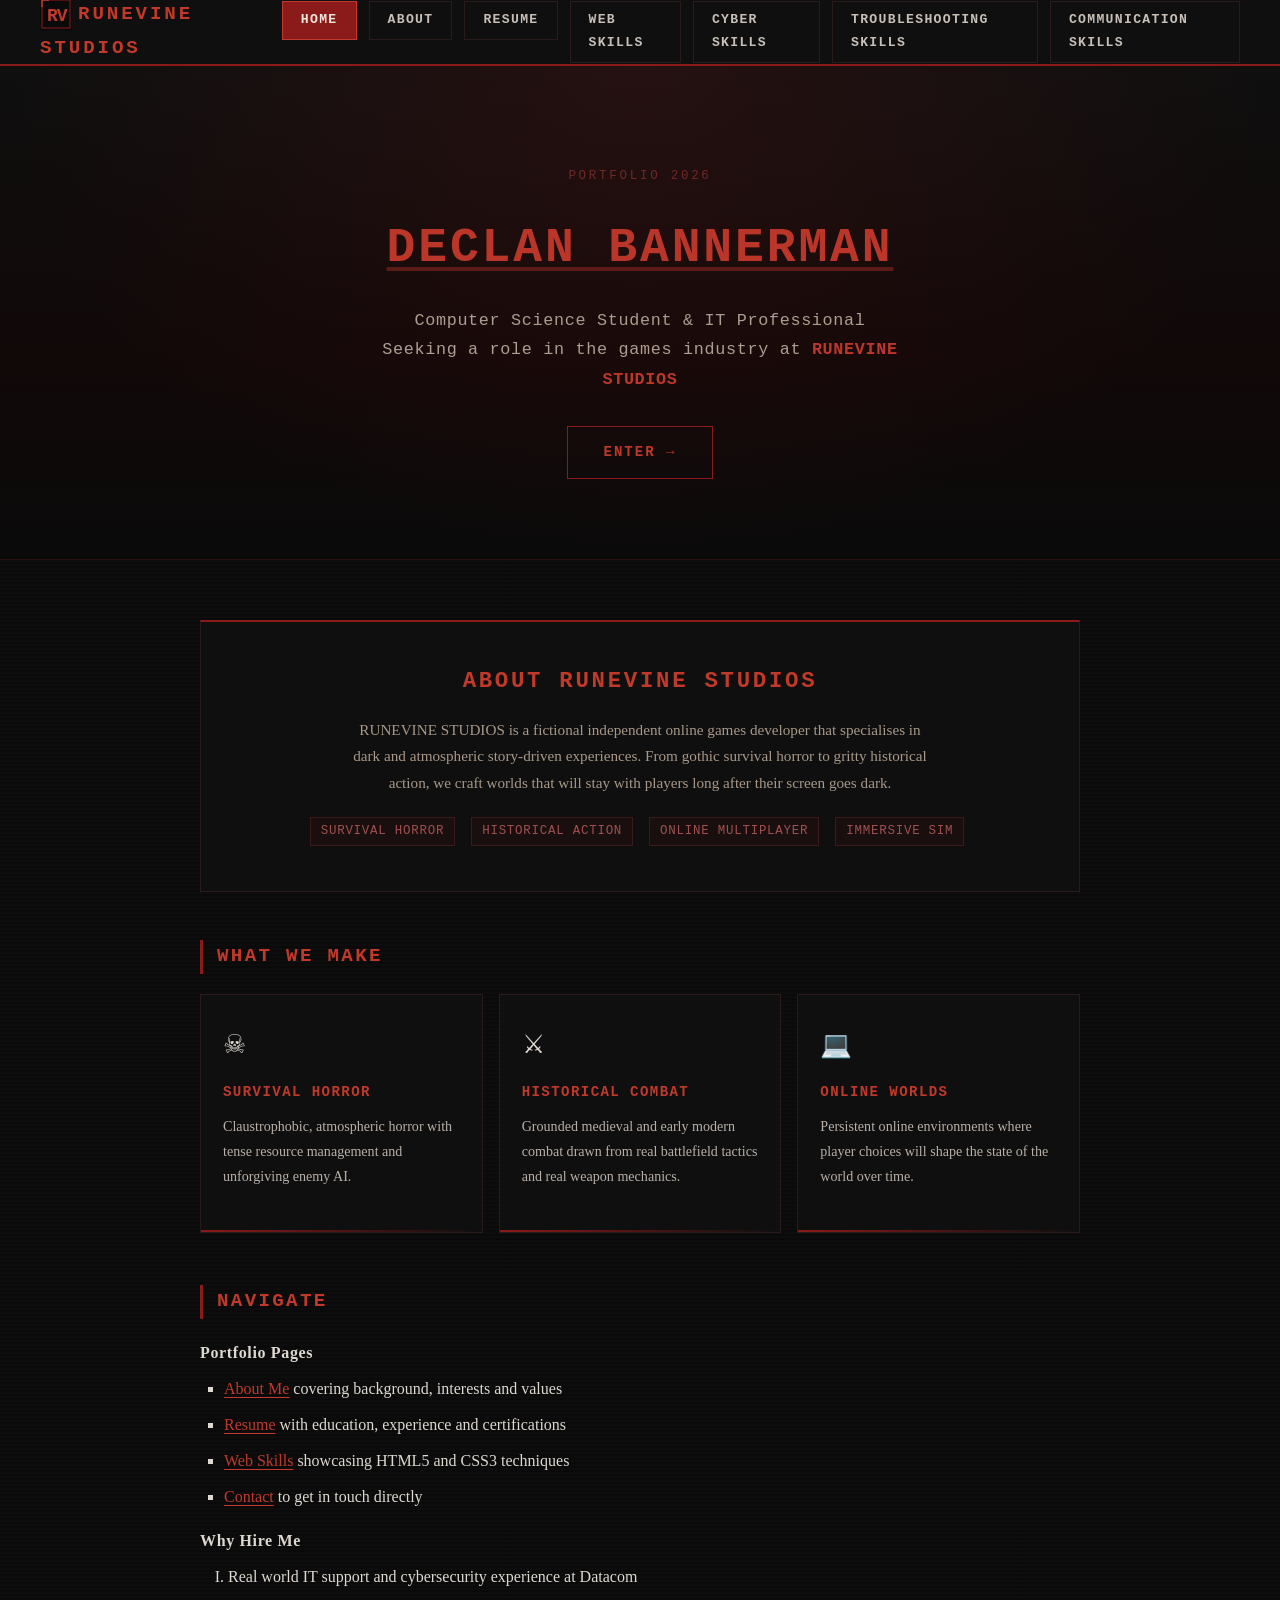
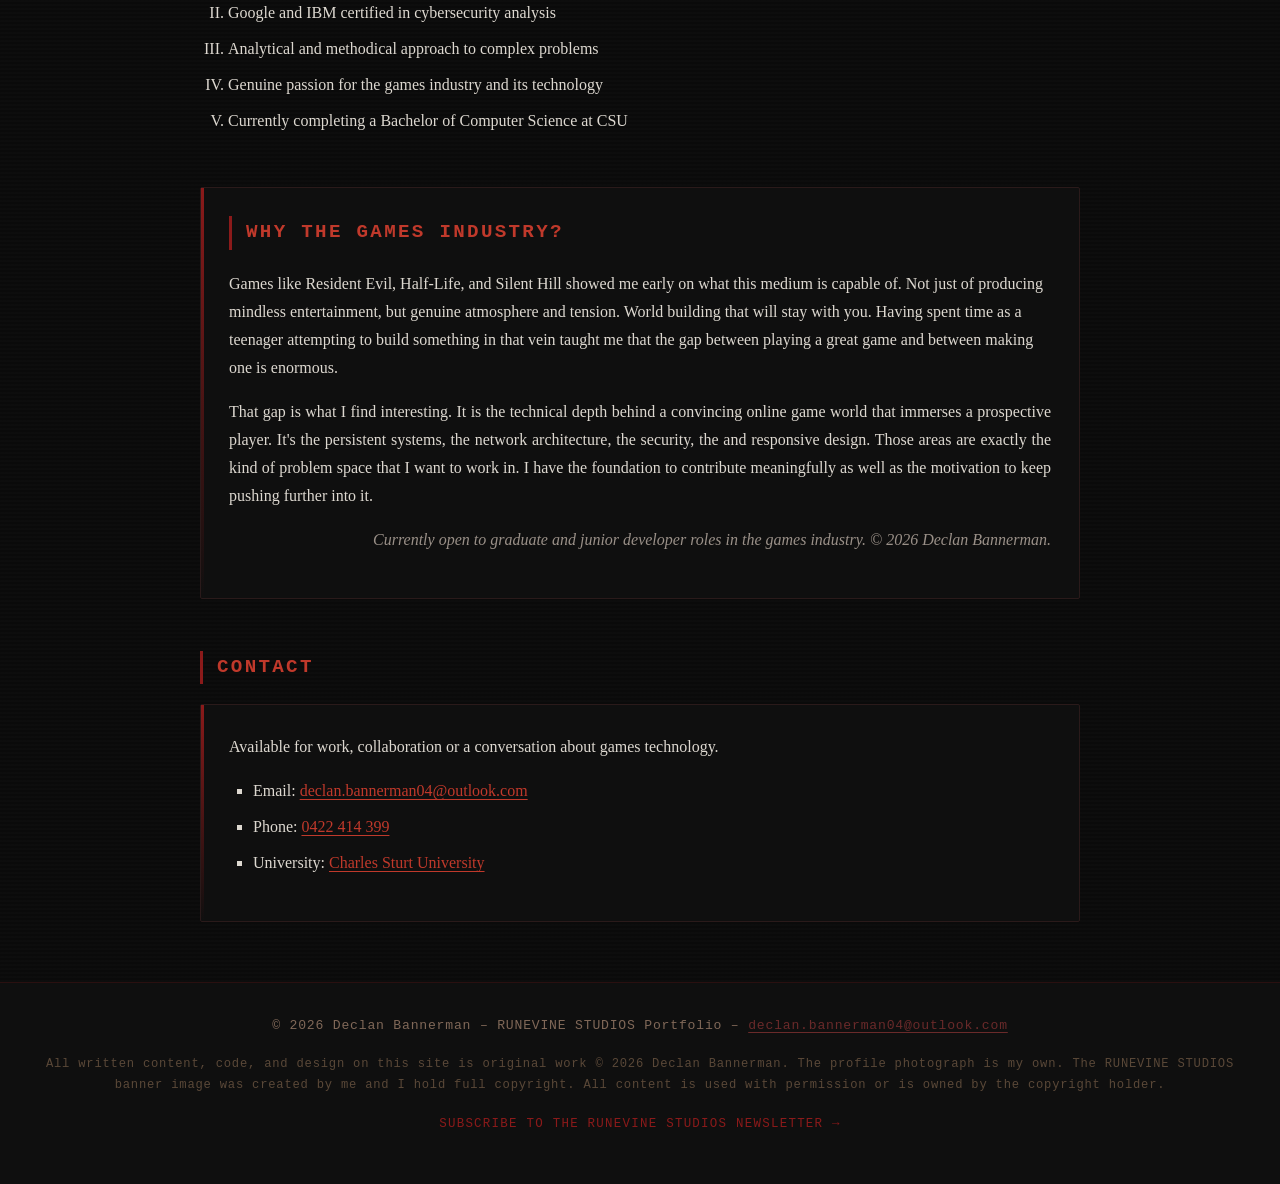
<file: index.html>
<!DOCTYPE html>
<!--
  index.html
  Declan Bannerman, April 2026
  homepage for my portfolio themed around RUNEVINE STUDIOS
  A3: internal stylesheet removed, nav buttons, favicon, logo, print css, copyright footer added
-->
<html lang="en">
<head>
  <meta charset="UTF-8">
  <meta name="viewport" content="width=device-width, initial-scale=1.0">
  <title>Declan Bannerman | RUNEVINE STUDIOS Portfolio</title>

  <!-- all the heavy lifting that happens style wise is here -->
  <!-- A3: favicon that appears on the browser tab -->
  <link rel="icon" type="image/svg+xml" href="images/logo.svg">
  <link rel="stylesheet" href="css/portfolio.css">
</head>
<body>

  <!-- sticky header that stays at the top during scrolling -->
  <header>
    <nav>
      <a href="index.html" class="nav-logo">
        <!-- A3: logo image in nav -->
        <img src="images/logo.svg" alt="RUNEVINE STUDIOS logo" class="site-logo">Runevine Studios
      </a>
      <!-- nav links. the active class highlights the current page. -->
      <ul>
        <li><a href="index.html" class="active">Home</a></li>
        <li><a href="db_A4_about.html">About</a></li>
        <li><a href="db_A4_resume.html">Resume</a></li>
        <li><a href="db_A4_web_skills.html">Web Skills</a></li>
        <li><a href="db_A4_cybersecurity_skills.html">Cyber Skills</a></li>
        <li><a href="db_A4_problem_solving_skills.html">Troubleshooting Skills</a></li>
        <li><a href="db_A4_communication_skills.html">Communication Skills</a></li>
      </ul>
    </nav>
  </header>

  <!-- hero takes up a big chunk of the viewport and the red glow comes from the ::before pseudo element thats in the CSS -->
  <section class="hero">
    <!-- small label above name is nudged smaller with inline style -->
    <span class="hero-label">Portfolio 2026</span>
    <h1>Declan Bannerman</h1>
    <p>Computer Science Student &amp; IT Professional<br>
       Seeking a role in the games industry at
       <span class="accent">RUNEVINE STUDIOS</span></p>
    <!-- enter button. #hero cta handles the styling -->
    <a href="db_A4_about.html" id="hero-cta">Enter &rarr;</a>
  </section>

  <main>

    <!-- this block is styled via the internal stylesheet above rather than by portfolio.css -->
    <div class="company-banner">
      <h2>About RUNEVINE STUDIOS</h2>
      <p>RUNEVINE STUDIOS is a fictional independent online games developer
         that specialises in dark and atmospheric story&#8209;driven experiences.
         From gothic survival horror to gritty historical action, we craft
         worlds that will stay with players long after their screen goes dark.</p>
      <!-- span tags for the genre labels wherein the .tag is defined in portfolio.css -->
      <div class="genre-row">
        <span class="tag">Survival Horror</span>
        <span class="tag">Historical Action</span>
        <span class="tag">Online Multiplayer</span>
        <span class="tag">Immersive Sim</span>
      </div>
    </div>

    <!-- three studio pillars each being its own card with a red gradient for the footer line -->
    <div class="section-block">
      <h2>What We Make</h2>
      <div class="pillars-row">
        <div class="pillar-card">
          <span class="pillar-icon">&#9760;</span>
          <h3>Survival Horror</h3>
          <p>Claustrophobic, atmospheric horror with tense resource management
             and unforgiving enemy AI.</p>
        </div>
        <div class="pillar-card">
          <span class="pillar-icon">&#9876;</span>
          <h3>Historical Combat</h3>
          <p>Grounded medieval and early modern combat drawn from real battlefield
             tactics and real weapon mechanics.</p>
        </div>
        <div class="pillar-card">
          <span class="pillar-icon">&#128187;</span>
          <h3>Online Worlds</h3>
          <p>Persistent online environments where player choices will shape the
             state of the world over time.</p>
        </div>
      </div>
    </div>

    <!-- quick links section. plus the ordered list of the selling points. -->
    <div class="section-block">
      <h2>Navigate</h2>

      <h3>Portfolio Pages</h3>
      <!-- unordered square bullets come from portfolio.css -->
      <ul class="content-list">
        <li><a href="db_A4_about.html">About Me</a> covering background, interests and values</li>
        <li><a href="db_A4_resume.html">Resume</a> with education, experience and certifications</li>
        <li><a href="db_A4_web_skills.html">Web Skills</a> showcasing HTML5 and CSS3 techniques</li>
        <li><a href="#contact">Contact</a> to get in touch directly</li>
      </ul>

      <h3>Why Hire Me</h3>
      <!-- ordered list roman numerals set in portfolio.css -->
      <ol class="content-list">
        <li>Real world IT support and cybersecurity experience at Datacom</li>
        <li>Google and IBM certified in cybersecurity analysis</li>
        <li>Analytical and methodical approach to complex problems</li>
        <li>Genuine passion for the games industry and its technology</li>
        <li>Currently completing a Bachelor of Computer Science at CSU</li>
      </ol>
    </div>

    <!-- three paragraph alignments shown here. the card class is reused from portfolio.css so as to keep it consistent -->
    <div class="section-block card">
      <h2>Why the Games Industry?</h2>
      <p class="left">Games like Resident Evil, Half-Life, and Silent Hill showed me
         early on what this medium is capable of. Not just of producing mindless entertainment, but genuine
         atmosphere and tension. World building that will stay with you. Having spent time
         as a teenager attempting to build something in that vein taught me that the gap
         between playing a great game and between making one is enormous.</p>
      <p class="justify">That gap is what I find interesting. It is the technical depth
         behind a convincing online game world that immerses a prospective player. It's the persistent systems, the network
         architecture, the security, the and responsive design. Those areas are exactly the kind of
         problem space that I want to work in. I have the foundation to contribute
         meaningfully as well as the motivation to keep pushing further into it.</p>
      <p class="right">
        <em class="italic-note">Currently open to graduate and junior developer
        roles in the games industry. &copy; 2026 Declan Bannerman.</em>
      </p>
    </div>

    <!-- anchor id here so the nav link #contact jumps straight to  this. -->
    <div class="section-block" id="contact">
      <h2>Contact</h2>
      <div class="card">
        <p class="left">Available for work, collaboration or a conversation about games technology.</p>
        <ul class="content-list">
          <li>Email: <a href="mailto:declan.bannerman04@outlook.com">declan.bannerman04@outlook.com</a></li>
          <li>Phone: <a href="tel:+61422414399">0422 414 399</a></li>
          <!-- the external link -->
          <li>University: <a href="https://www.csu.edu.au" target="_blank" rel="noopener">Charles Sturt University</a></li>
        </ul>
      </div>
    </div>

  </main>

  <!-- footer is styled in portfolio.css and uses courier new same as the rest of the UI -->
  <footer>
    <p>&copy; 2026 Declan Bannerman &ndash; RUNEVINE STUDIOS Portfolio &ndash;
       <a href="mailto:declan.bannerman04@outlook.com">declan.bannerman04@outlook.com</a>
    </p>
    <!-- A3: copyright and permissions notice -->
    <p class="footer-copyright">
      All written content, code, and design on this site is original work
      &copy; 2026 Declan Bannerman. The profile photograph is my own.
      The RUNEVINE STUDIOS banner image was created by me and I hold full copyright.
      All content is used with permission or is owned by the copyright holder.
    </p>
      <p class="footer-newsletter"><a href="db_A4_newsletter_form.html" target="_blank">Subscribe to the RUNEVINE STUDIOS Newsletter &rarr;</a></p>
  </footer>

</body>
</html>
</file>
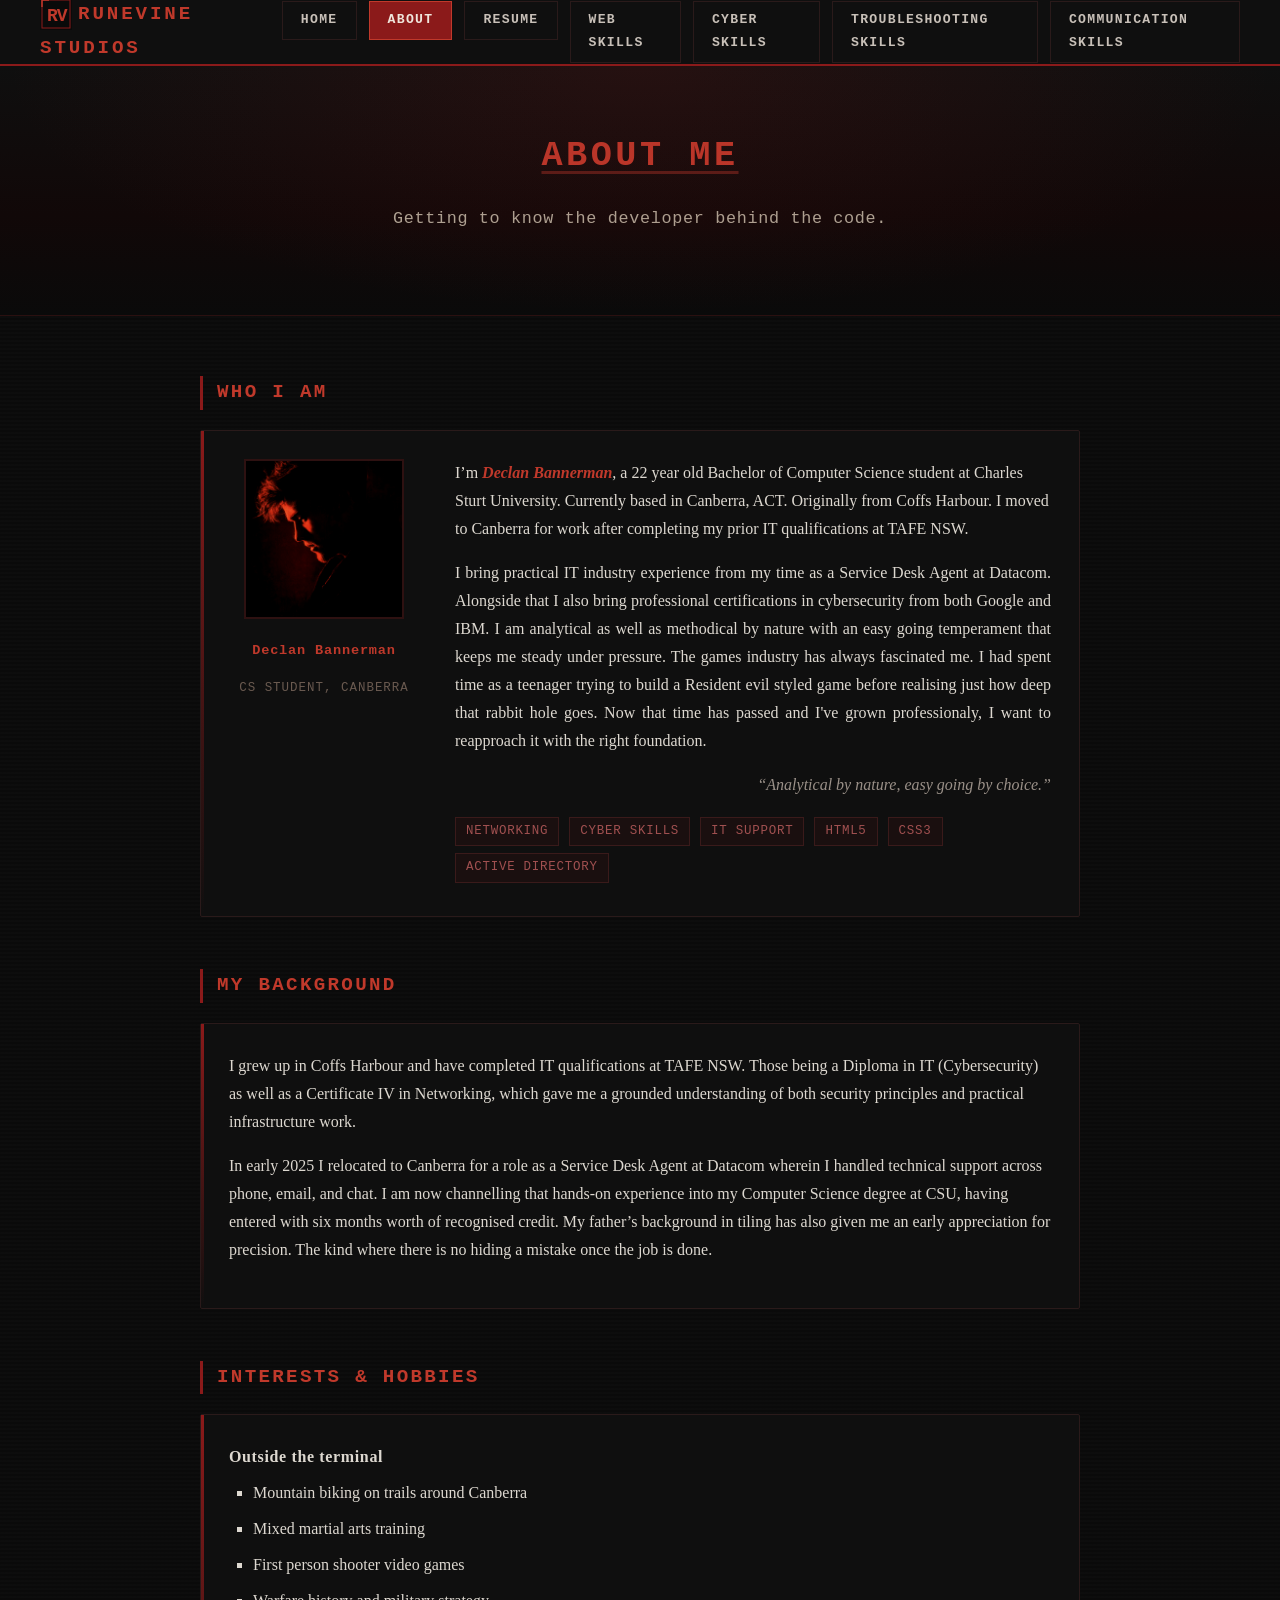
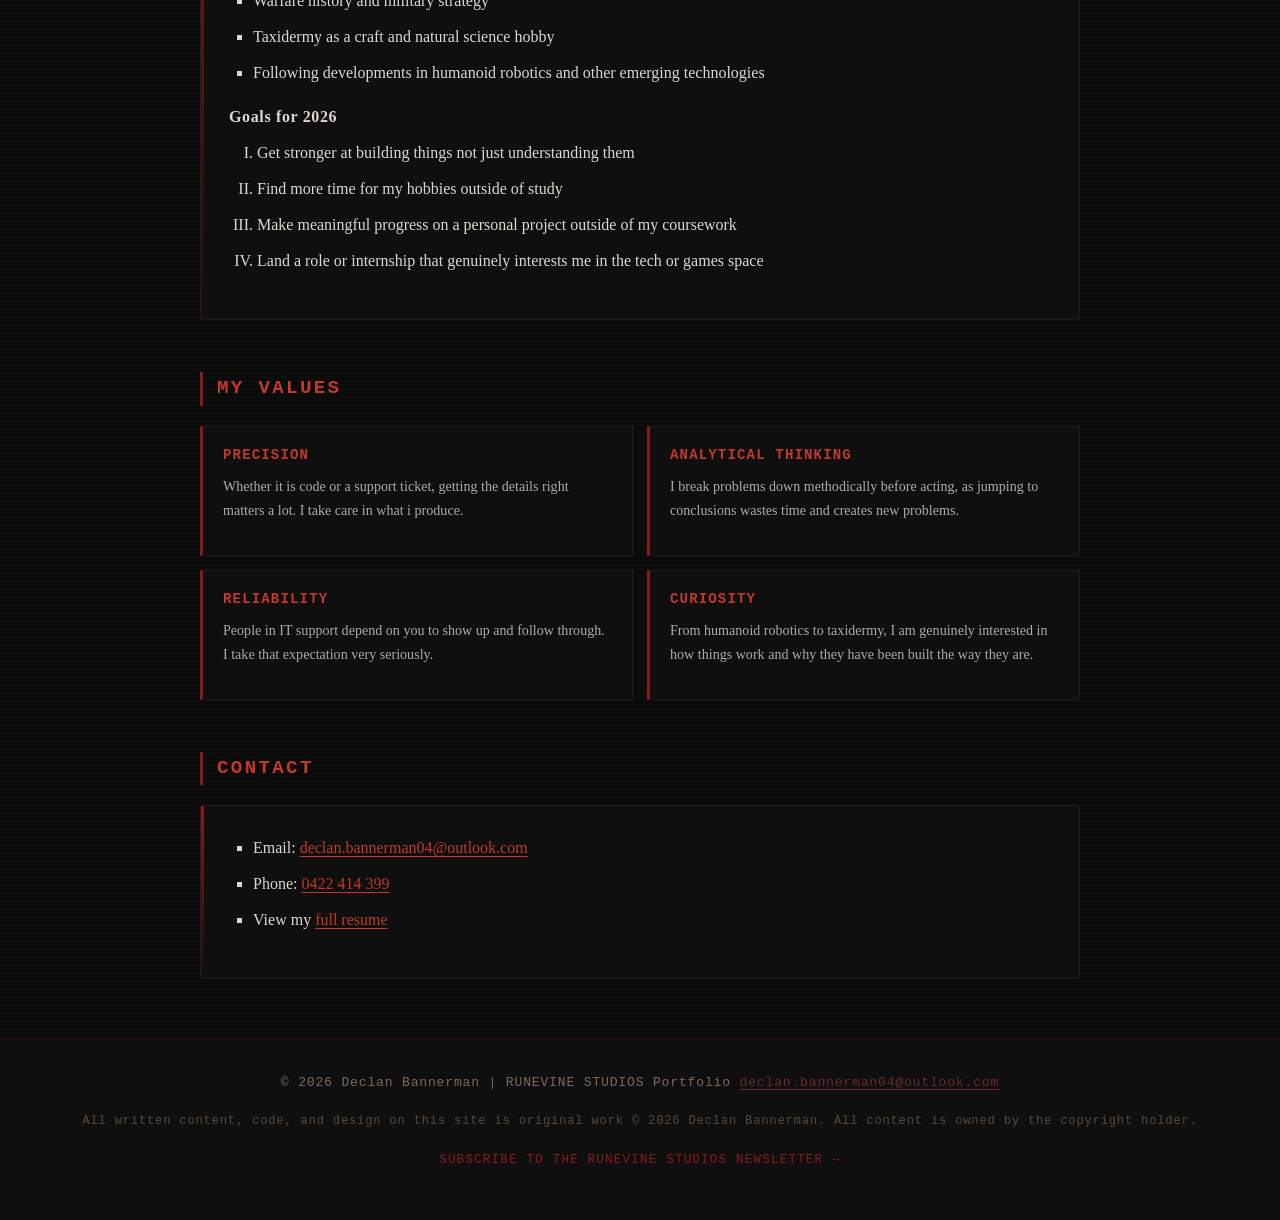
<file: db_A4_about.html>
<!DOCTYPE html>
<!--
  db_A4_about.html
  Declan Bannerman, April 2026
  about me page for my portfolio themed around RUNEVINE STUDIOS
  A3: internal stylesheet removed, nav buttons, favicon, logo, print css, copyright footer added
-->
<html lang="en">
<head>
  <meta charset="UTF-8">
  <meta name="viewport" content="width=device-width, initial-scale=1.0">
  <title>About Me | Declan Bannerman &ndash; RUNEVINE STUDIOS</title>

  <!-- shared styles across all of the pages -->
  <!-- A3: favicon that appears on the browser tab -->
  <link rel="icon" type="image/svg+xml" href="images/logo.svg">
  <link rel="stylesheet" href="css/portfolio.css">
</head>
<body>

  <!-- the same header structure across all four of the pages -->
  <header>
    <nav>
      <a href="index.html" class="nav-logo">
        <!-- A3: logo image in nav -->
        <img src="images/logo.svg" alt="RUNEVINE STUDIOS logo" class="site-logo">Runevine Studios
      </a>
      <ul>
        <li><a href="index.html">Home</a></li>
        <li><a href="db_A4_about.html" class="active">About</a></li>
        <li><a href="db_A4_resume.html">Resume</a></li>
        <li><a href="db_A4_web_skills.html">Web Skills</a></li>
        <li><a href="db_A4_cybersecurity_skills.html">Cyber Skills</a></li>
        <li><a href="db_A4_problem_solving_skills.html">Troubleshooting Skills</a></li>
        <li><a href="db_A4_communication_skills.html">Communication Skills</a></li>
      </ul>
    </nav>
  </header>

  <!-- the hero is slightly smaller on the inner pages thus adjusted with  inline style on the h1 -->
  <!-- A3: .hero-inner reduces padding instead of inline style on h1 -->
  <section class="hero hero-inner">
    <h1>About Me</h1>
    <p>Getting to know the developer behind the code.</p>
  </section>

  <main>

    <!-- for bio, two column layout using .bio-layout. already defined in style block above. -->
    <div class="section-block">
      <h2>Who I Am</h2>
      <div class="bio-layout card">
        <!-- left column for photo and name -->
        <div>
          <!-- the profile photo whic is hidden if the file is missing -->
          <img src="images/profile.png"
               alt="Declan Bannerman professional headshot"
               class="profile-img"
               onerror="this.style.display='none'">
          <!-- A3: .bio-name and .bio-subtitle replace inline styles -->
          <p class="bio-name"><span class="accent">Declan Bannerman</span></p>
          <p class="bio-subtitle">CS Student, Canberra</p>
        </div>
        <!-- the right column, the bio paragraphs as well as the tags -->
        <div>
          <p class="left">I&rsquo;m <span class="highlight">Declan Bannerman</span>,
             a 22 year old Bachelor of Computer Science student at Charles Sturt
             University. Currently based in Canberra, ACT. Originally from Coffs Harbour. I
             moved to Canberra for work after completing my prior IT qualifications at
             TAFE NSW.</p>

          <p class="justify">I bring practical IT industry experience from my time as
             a Service Desk Agent at Datacom. Alongside that I also bring professional certifications
             in cybersecurity from both Google and IBM. I am analytical as well as methodical
             by nature with an easy going temperament that keeps me steady under
             pressure. The games industry has always fascinated me. I had spent
             time as a teenager trying to build a Resident evil styled game before
             realising just how deep that rabbit hole goes. Now that time has passed and I've grown professionaly, I want to reapproach
             it with the right foundation.</p>

          <!-- quote right aligned -->
          <p class="right">
            <em class="italic-note">&ldquo;Analytical by nature,
            easy going by choice.&rdquo;</em>
          </p>

          <!-- skill tags using the span elements -->
          <div class="tags-row">
            <span class="tag">Networking</span>
            <span class="tag">Cyber Skills</span>
            <span class="tag">IT Support</span>
            <span class="tag">HTML5</span>
            <span class="tag">CSS3</span>
            <span class="tag">Active Directory</span>
          </div>
        </div>
      </div>
    </div>

    <!-- the background section which lists my story as well as interweaving credentials a little bit -->
    <div class="section-block">
      <h2>My Background</h2>
      <div class="card">
        <p class="left">I grew up in Coffs Harbour and have completed IT qualifications
           at TAFE NSW. Those being a Diploma in IT (Cybersecurity) as well as a Certificate IV in
           Networking, which gave me a grounded understanding of both security
           principles and practical infrastructure work.</p>
        <p class="left">In early 2025 I relocated to Canberra for a role as a
           Service Desk Agent at Datacom wherein I handled technical support across
           phone, email, and chat. I am now channelling that hands&#8209;on experience
           into my Computer Science degree at CSU, having entered with six months worth of recognised
           credit. My father&rsquo;s background in tiling has also given me an early
           appreciation for precision. The kind where there is no hiding a mistake
           once the job is done.</p>
      </div>
    </div>

    <!-- my interests and goals in unordered and ordered lists both live here -->
    <div class="section-block">
      <h2>Interests &amp; Hobbies</h2>
      <div class="card">
        <h3>Outside the terminal</h3>
        <!-- square bullets that are set in portfolio.css -->
        <ul class="content-list">
          <li>Mountain biking on trails around Canberra</li>
          <li>Mixed martial arts training</li>
          <li>First person shooter video games</li>
          <li>Warfare history and military strategy</li>
          <li>Taxidermy as a craft and natural science hobby</li>
          <li>Following developments in humanoid robotics and other emerging technologies</li>
        </ul>

        <h3>Goals for 2026</h3>
        <!-- roman numerals also set in portfolio.css -->
        <ol class="content-list">
          <li>Get stronger at building things not just understanding them</li>
          <li>Find more time for my hobbies outside of study</li>
          <li>Make meaningful progress on a personal project outside of my coursework</li>
          <li>Land a role or internship that genuinely interests me in the tech or games space</li>
        </ol>
      </div>
    </div>

    <!-- the values grid wherein each card is a .value-item. from the internal style block. -->
    <div class="section-block">
      <h2>My Values</h2>
      <div class="values-grid">
        <div class="value-item">
          <h3>Precision</h3>
          <p>Whether it is code or a support ticket, getting
             the details right matters a lot. I take care in what i produce.</p>
        </div>
        <div class="value-item">
          <h3>Analytical Thinking</h3>
          <p>I break problems down methodically before acting, as jumping to
             conclusions wastes time and creates new problems.</p>
        </div>
        <div class="value-item">
          <h3>Reliability</h3>
          <p>People in IT support depend on you to show up and follow
             through. I take that expectation very seriously.</p>
        </div>
        <div class="value-item">
          <h3>Curiosity</h3>
          <p>From humanoid robotics to taxidermy, I am genuinely
             interested in how things work and why they have been built the way
             they are.</p>
        </div>
      </div>
    </div>

    <!-- for contact, my email and phone links. plus an internal link to go back to  the resume page -->
    <div class="section-block">
      <h2>Contact</h2>
      <div class="card">
        <ul class="content-list">
          <li>Email: <a href="mailto:declan.bannerman04@outlook.com">declan.bannerman04@outlook.com</a></li>
          <li>Phone: <a href="tel:+61422414399">0422 414 399</a></li>
          <!-- the internal link -->
          <li>View my <a href="db_A4_resume.html">full resume</a></li>
        </ul>
      </div>
    </div>

  </main>

  <footer>
    <p>&copy; 2026 Declan Bannerman | RUNEVINE STUDIOS Portfolio 
       <a href="mailto:declan.bannerman04@outlook.com">declan.bannerman04@outlook.com</a>
    </p>
    <!-- A3: copyright and permissions notice -->
    <p class="footer-copyright">
      All written content, code, and design on this site is original work
      &copy; 2026 Declan Bannerman. All content is owned by the copyright holder.
    </p>
      <p class="footer-newsletter"><a href="db_A4_newsletter_form.html" target="_blank">Subscribe to the RUNEVINE STUDIOS Newsletter &rarr;</a></p>
  </footer>

</body>
</html>
</file>
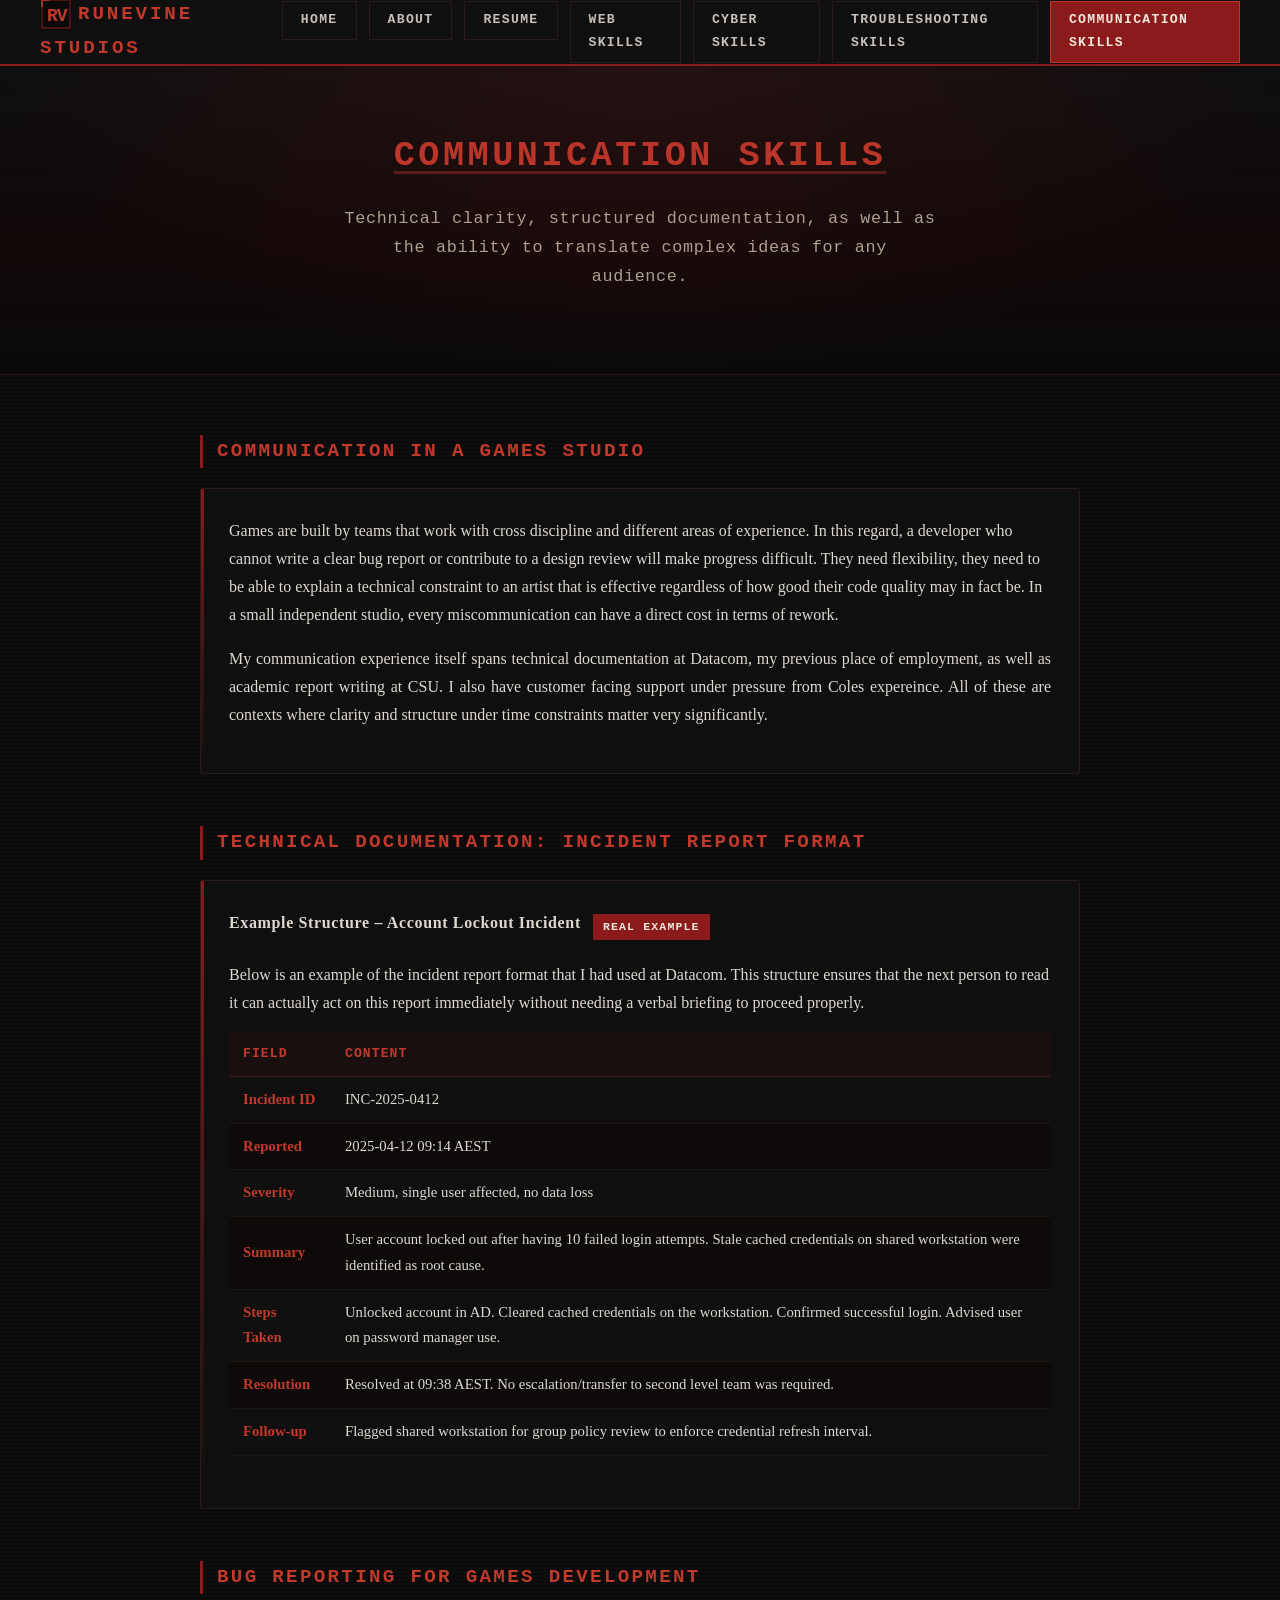
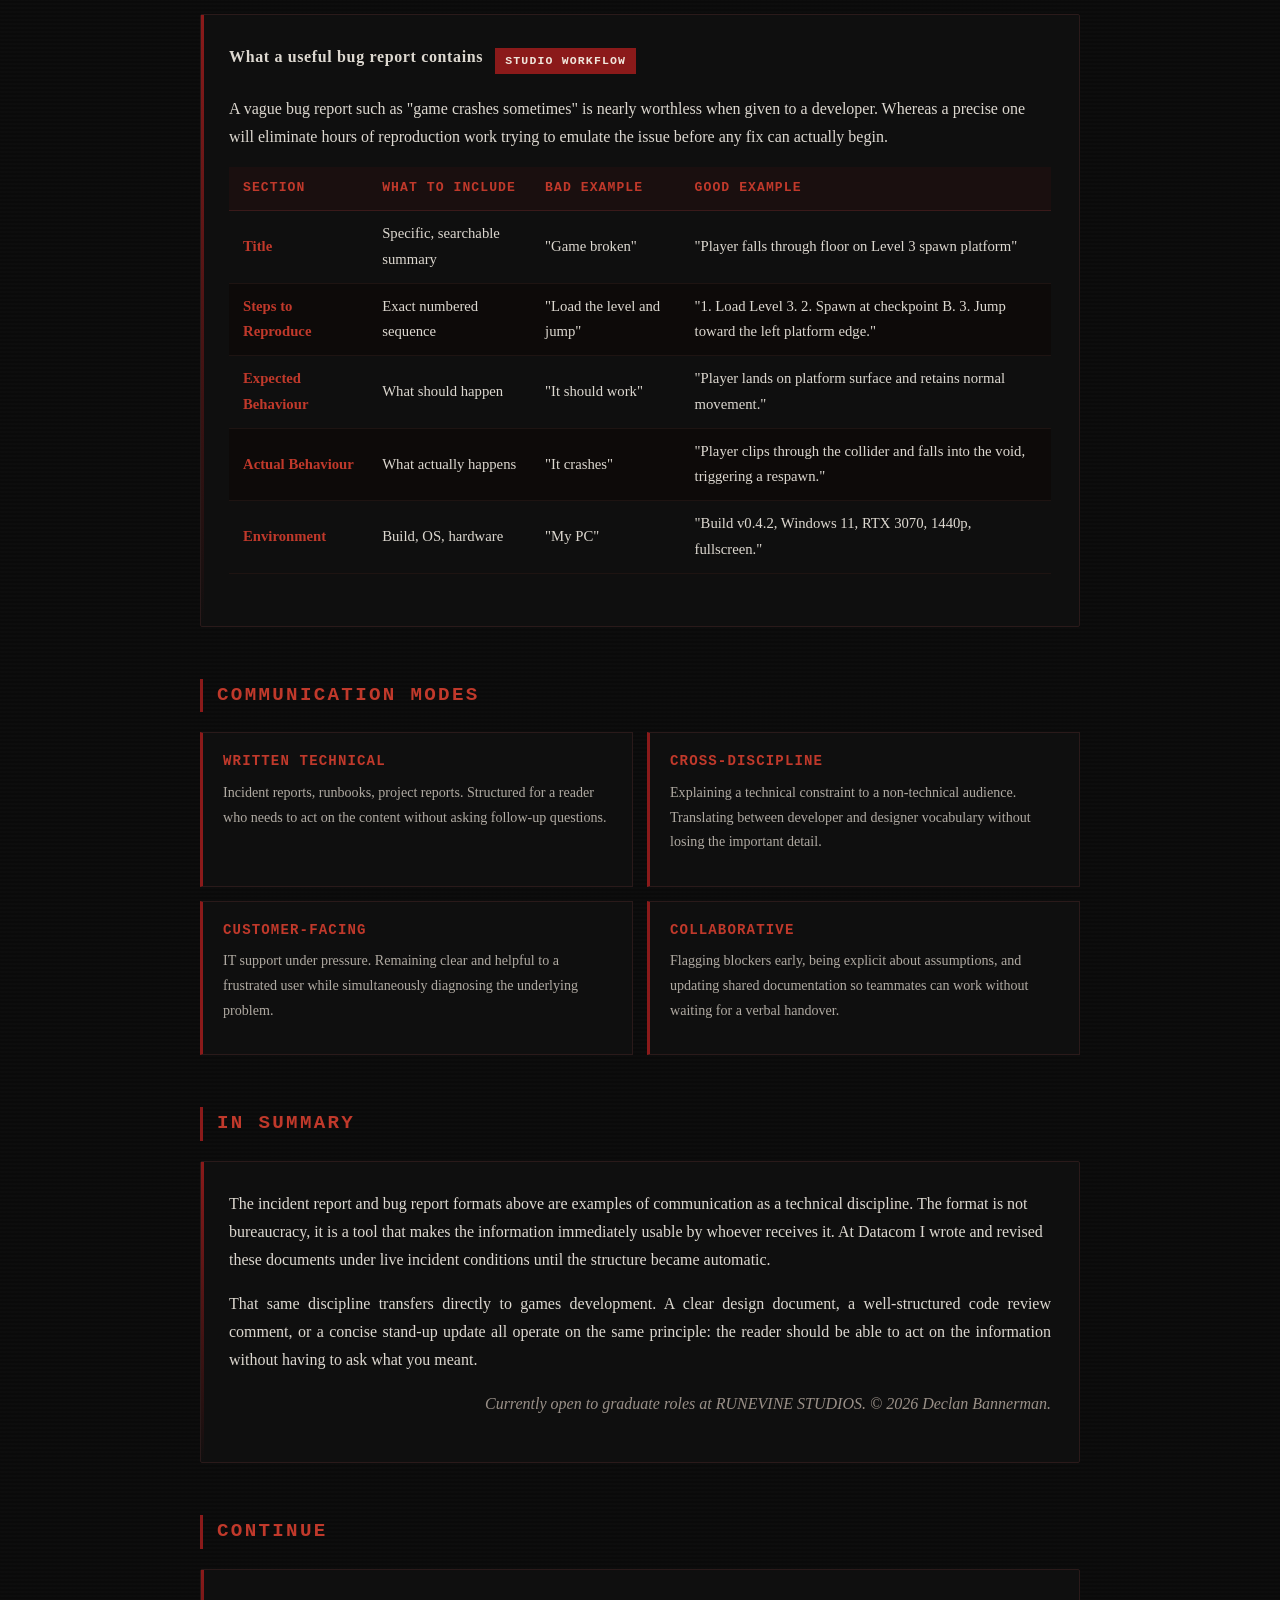
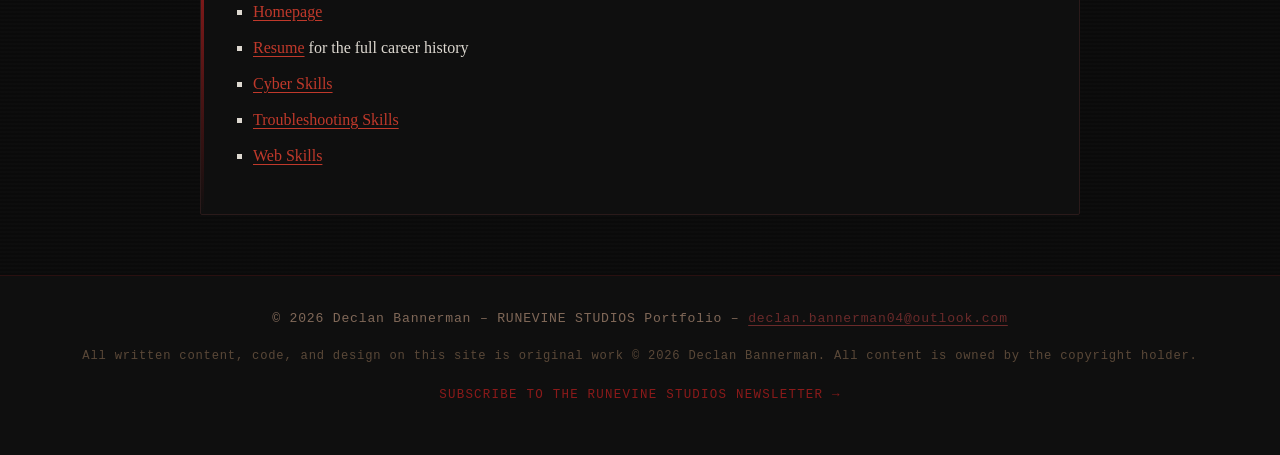
<file: db_A4_communication_skills.html>
<!DOCTYPE html>
<!--
  db_A4_communication_skills.html
  Declan Bannerman, June 2026
  communication skills page for the runevine studios portfolio
  A4: new page, one of the four required skills pages
  demonstrates communication skill through two actual format examples rather than
  just describing the skill, which felt more convincing
-->
<html lang="en">
<head>
  <meta charset="UTF-8">
  <meta name="viewport" content="width=device-width, initial-scale=1.0">
  <title>Communication Skills | Declan Bannerman &ndash; RUNEVINE STUDIOS</title>
  <!-- the favicon -->
  <link rel="icon" type="image/svg+xml" href="images/logo.svg">
  <!-- all styles in portfolio.css , no inline styles on this page -->
  <link rel="stylesheet" href="css/portfolio.css">
</head>
<body>

  <!-- header and the nav. active is on communication skills -->
  <header>
    <nav>
      <a href="index.html" class="nav-logo">
        <img src="images/logo.svg" alt="RUNEVINE STUDIOS logo" class="site-logo">Runevine Studios
      </a>
      <ul>
        <li><a href="index.html">Home</a></li>
        <li><a href="db_A4_about.html">About</a></li>
        <li><a href="db_A4_resume.html">Resume</a></li>
        <li><a href="db_A4_web_skills.html">Web Skills</a></li>
        <li><a href="db_A4_cybersecurity_skills.html">Cyber Skills</a></li>
        <li><a href="db_A4_problem_solving_skills.html">Troubleshooting Skills</a></li>
        <li><a href="db_A4_communication_skills.html" class="active">Communication Skills</a></li>
      </ul>
    </nav>
  </header>

  <!-- inner hero, consistent with the other skills pages -->
  <section class="hero hero-inner">
    <h1>Communication Skills</h1>
    <p>Technical clarity, structured documentation, as well as the ability to translate complex ideas for any audience.</p>
  </section>

  <main>

    <!-- brief intro explaining why communication is relevant to a studio context.
         two paragraphs kept fairly short compared to the other pages -->
    <div class="section-block">
      <h2>Communication in a games studio</h2>
      <div class="card">
        <p class="left">Games are built by teams that work with cross discipline and different areas of experience. In this regard, a developer who
           cannot write a clear bug report or contribute to a design review will make progress difficult. They need flexibility, they need to be able to explain
           a technical constraint to an artist that is effective regardless
           of how good their code quality may in fact be. In a small independent studio, every miscommunication can have
            a direct cost in terms of rework.</p>
        <p class="justify">My communication experience itself spans technical documentation
           at Datacom, my previous place of employment, as well as academic report writing at CSU. I also have customer facing support
           under pressure from Coles expereince. All of these are contexts where clarity and structure under time
           constraints matter very significantly.</p>
      </div>
    </div>

    <!-- first demo table showing the incident report format i used at datacom.
         showing an actual example felt more useful than just claiming i can write them -->
    <div class="section-block">
      <h2>Technical documentation: Incident report format</h2>
      <div class="card">
        <div class="category-header">
          <h3>Example Structure &ndash; Account Lockout Incident</h3>
          <!-- badge describes this as a real example rather than a generic label -->
          <span class="category-badge">Real Example</span>
        </div>
        <p class="left">Below is an example of the incident report format that I had used
           at Datacom. This structure ensures that the next person to read it can actually act on this report
           immediately without needing a verbal briefing to proceed properly.</p>
        <!-- two column table with field name on left and the content on right -->
        <table>
          <thead>
            <tr>
              <th>Field</th>
              <th>Content</th>
            </tr>
          </thead>
          <tbody>
            <tr>
              <td><span class="accent">Incident ID</span></td>
              <td>INC-2025-0412</td>
            </tr>
            <tr>
              <td><span class="accent">Reported</span></td>
              <td>2025-04-12 09:14 AEST</td>
            </tr>
            <tr>
              <td><span class="accent">Severity</span></td>
              <td>Medium, single user affected, no data loss</td>
            </tr>
            <tr>
              <td><span class="accent">Summary</span></td>
              <td>User account locked out after having 10 failed login attempts.
                  Stale cached credentials on shared workstation were identified
                  as root cause.</td>
            </tr>
            <tr>
              <td><span class="accent">Steps Taken</span></td>
              <td>Unlocked account in AD. Cleared cached credentials on
                  the workstation. Confirmed successful login. Advised user
                  on password manager use.</td>
            </tr>
            <tr>
              <td><span class="accent">Resolution</span></td>
              <td>Resolved at 09:38 AEST. No escalation/transfer to second level team was required.</td>
            </tr>
            <tr>
              <td><span class="accent">Follow-up</span></td>
              <td>Flagged shared workstation for group policy review to
                  enforce credential refresh interval.</td>
            </tr>
          </tbody>
        </table>
      </div>
    </div>

    <!-- second demo table showing bug report format. this one is directly
         relevant to a games studio so felt worth including separately -->
    <div class="section-block">
      <h2>Bug reporting for games development</h2>
      <div class="card">
        <div class="category-header">
          <h3>What a useful bug report contains</h3>
          <span class="category-badge">Studio workflow</span>
        </div>
        <p class="left">A vague bug report such as "game crashes sometimes" is
           nearly worthless when given to a developer. Whereas a precise one will eliminate hours of
           reproduction work trying to emulate the issue before any fix can actually begin.</p>
        <!-- four column table comparing bad and good examples side by side -->
        <table>
          <thead>
            <tr>
              <th>Section</th>
              <th>What to Include</th>
              <th>Bad Example</th>
              <th>Good Example</th>
            </tr>
          </thead>
          <tbody>
            <tr>
              <td><span class="accent">Title</span></td>
              <td>Specific, searchable summary</td>
              <td>"Game broken"</td>
              <td>"Player falls through floor on Level 3 spawn platform"</td>
            </tr>
            <tr>
              <td><span class="accent">Steps to Reproduce</span></td>
              <td>Exact numbered sequence</td>
              <td>"Load the level and jump"</td>
              <td>"1. Load Level 3. 2. Spawn at checkpoint B. 3. Jump toward the left platform edge."</td>
            </tr>
            <tr>
              <td><span class="accent">Expected Behaviour</span></td>
              <td>What should happen</td>
              <td>"It should work"</td>
              <td>"Player lands on platform surface and retains normal movement."</td>
            </tr>
            <tr>
              <td><span class="accent">Actual Behaviour</span></td>
              <td>What actually happens</td>
              <td>"It crashes"</td>
              <td>"Player clips through the collider and falls into the void, triggering a respawn."</td>
            </tr>
            <tr>
              <!-- environment info is often skipped but its really important for reproducing -->
              <td><span class="accent">Environment</span></td>
              <td>Build, OS, hardware</td>
              <td>"My PC"</td>
              <td>"Build v0.4.2, Windows 11, RTX 3070, 1440p, fullscreen."</td>
            </tr>
          </tbody>
        </table>
      </div>
    </div>

    <!-- four values grid covering the different modes of communication.
         same grid class as used on the other pages -->
    <div class="section-block">
      <h2>Communication Modes</h2>
      <div class="values-grid">
        <div class="value-item">
          <h3>Written Technical</h3>
          <p class="left">Incident reports, runbooks, project reports. Structured for
             a reader who needs to act on the content without asking follow-up questions.</p>
        </div>
        <div class="value-item">
          <h3>Cross-discipline</h3>
          <p class="left">Explaining a technical constraint to a non-technical audience.
             Translating between developer and designer vocabulary without losing
             the important detail.</p>
        </div>
        <div class="value-item">
          <h3>Customer-facing</h3>
          <p class="left">IT support under pressure. Remaining clear and helpful to
             a frustrated user while simultaneously diagnosing the underlying problem.</p>
        </div>
        <div class="value-item">
          <h3>Collaborative</h3>
          <p class="left">Flagging blockers early, being explicit about assumptions,
             and updating shared documentation so teammates can work without
             waiting for a verbal handover.</p>
        </div>
      </div>
    </div>

    <!-- closing paragraph block demonstrating all three text alignments
         left, justify and right as shown elsewhere on the site -->
    <div class="section-block">
      <h2>In Summary</h2>
      <div class="card">
        <!-- left aligned paragraph -->
        <p class="left">The incident report and bug report formats above are examples
           of communication as a technical discipline. The format is not bureaucracy,
           it is a tool that makes the information immediately usable by whoever
           receives it. At Datacom I wrote and revised these documents under live
           incident conditions until the structure became automatic.</p>
        <!-- justified paragraph -->
        <p class="justify">That same discipline transfers directly to games development.
           A clear design document, a well-structured code review comment, or a concise
           stand-up update all operate on the same principle: the reader should be able
           to act on the information without having to ask what you meant.</p>
        <!-- right aligned. italic-note class gives it the smaller italic style -->
        <p class="right">
          <em class="italic-note">Currently open to graduate roles at RUNEVINE STUDIOS.
          &copy; 2026 Declan Bannerman.</em>
        </p>
      </div>
    </div>

    <!-- continue section at the bottom -->
    <div class="section-block">
      <h2>Continue</h2>
      <div class="card">
        <ul class="content-list">
          <li><a href="index.html">Homepage</a></li>
          <li><a href="db_A4_resume.html">Resume</a> for the full career history</li>
          <li><a href="db_A4_cybersecurity_skills.html">Cyber Skills</a></li>
          <li><a href="db_A4_problem_solving_skills.html">Troubleshooting Skills</a></li>
          <li><a href="db_A4_web_skills.html">Web Skills</a></li>
        </ul>
      </div>
    </div>

  </main>

  <!-- footer copyright and newsletter link -->
  <footer>
    <p>&copy; 2026 Declan Bannerman &ndash; RUNEVINE STUDIOS Portfolio &ndash;
       <a href="mailto:declan.bannerman04@outlook.com">declan.bannerman04@outlook.com</a>
    </p>
    <p class="footer-copyright">
      All written content, code, and design on this site is original work
      &copy; 2026 Declan Bannerman. All content is owned by the copyright holder.
    </p>
    <p class="footer-newsletter"><a href="db_A4_newsletter_form.html" target="_blank">Subscribe to the RUNEVINE STUDIOS Newsletter &rarr;</a></p>
  </footer>

</body>
</html>
</file>
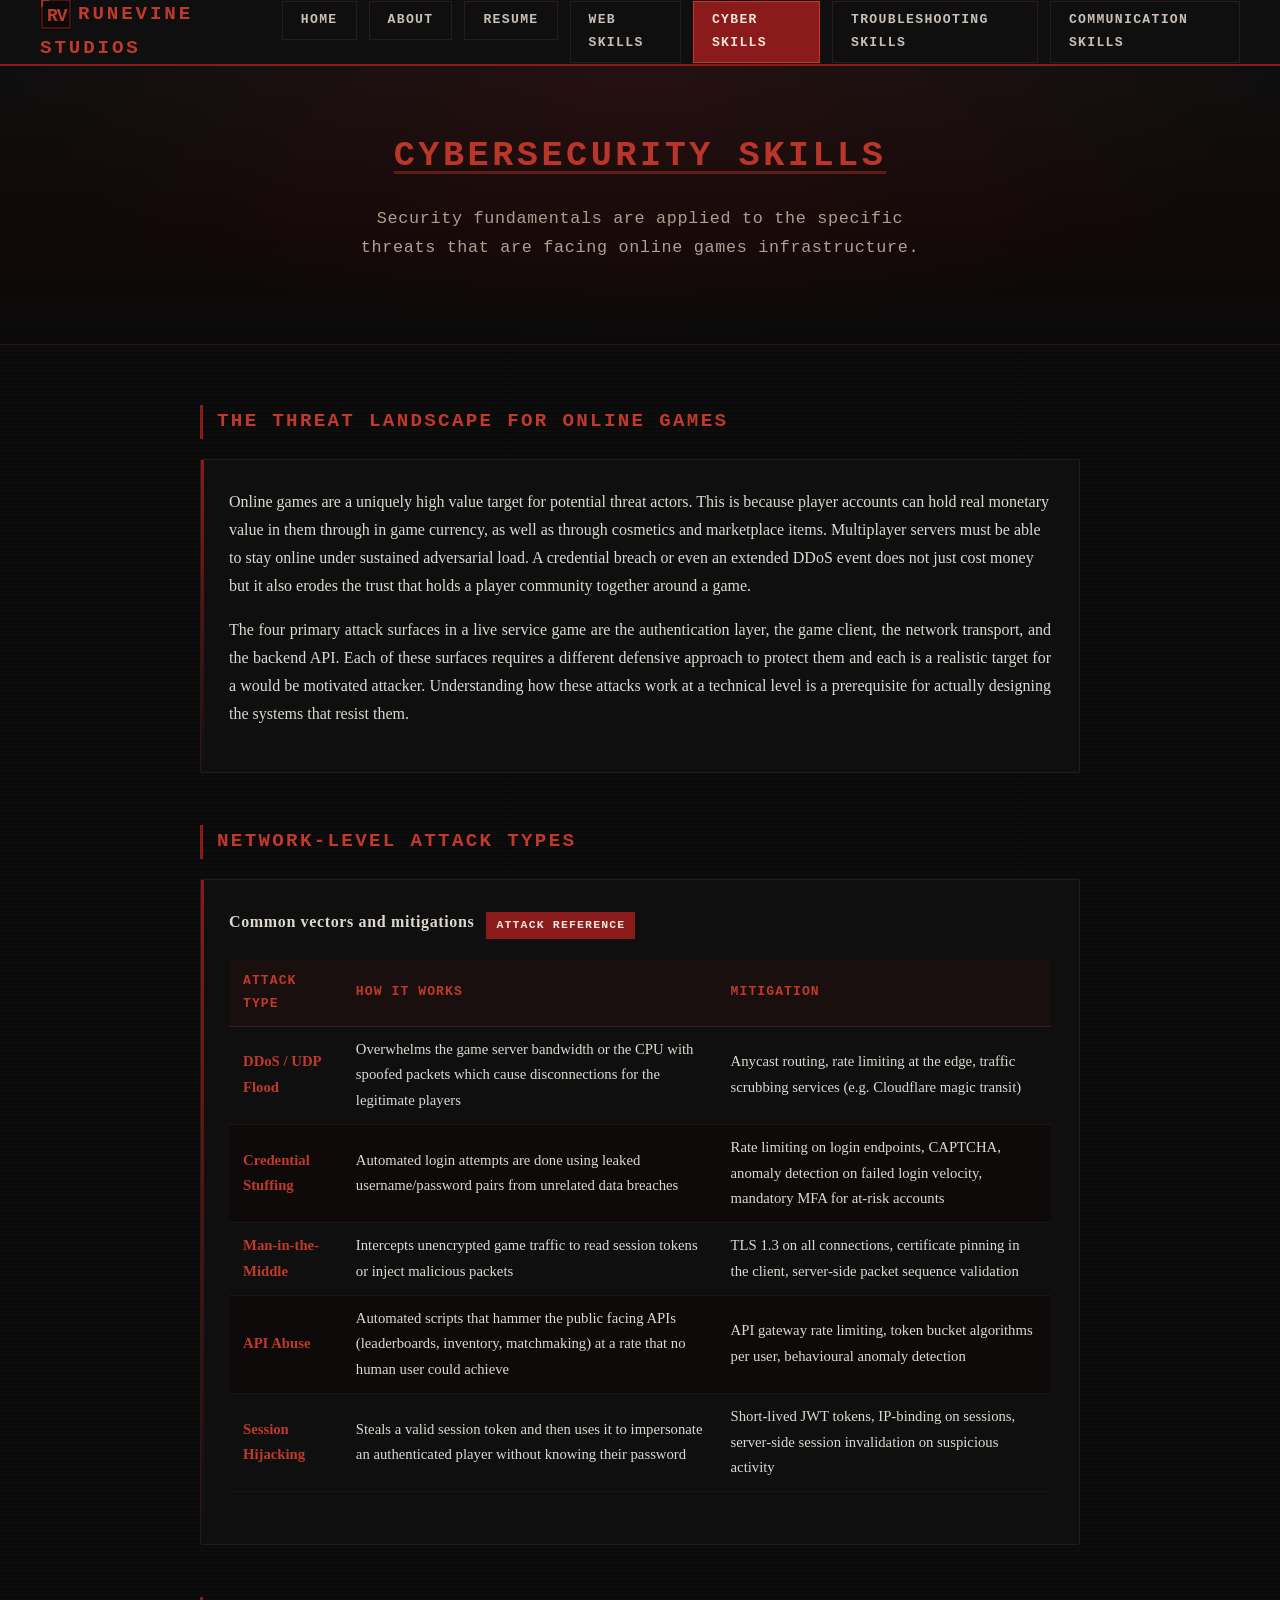
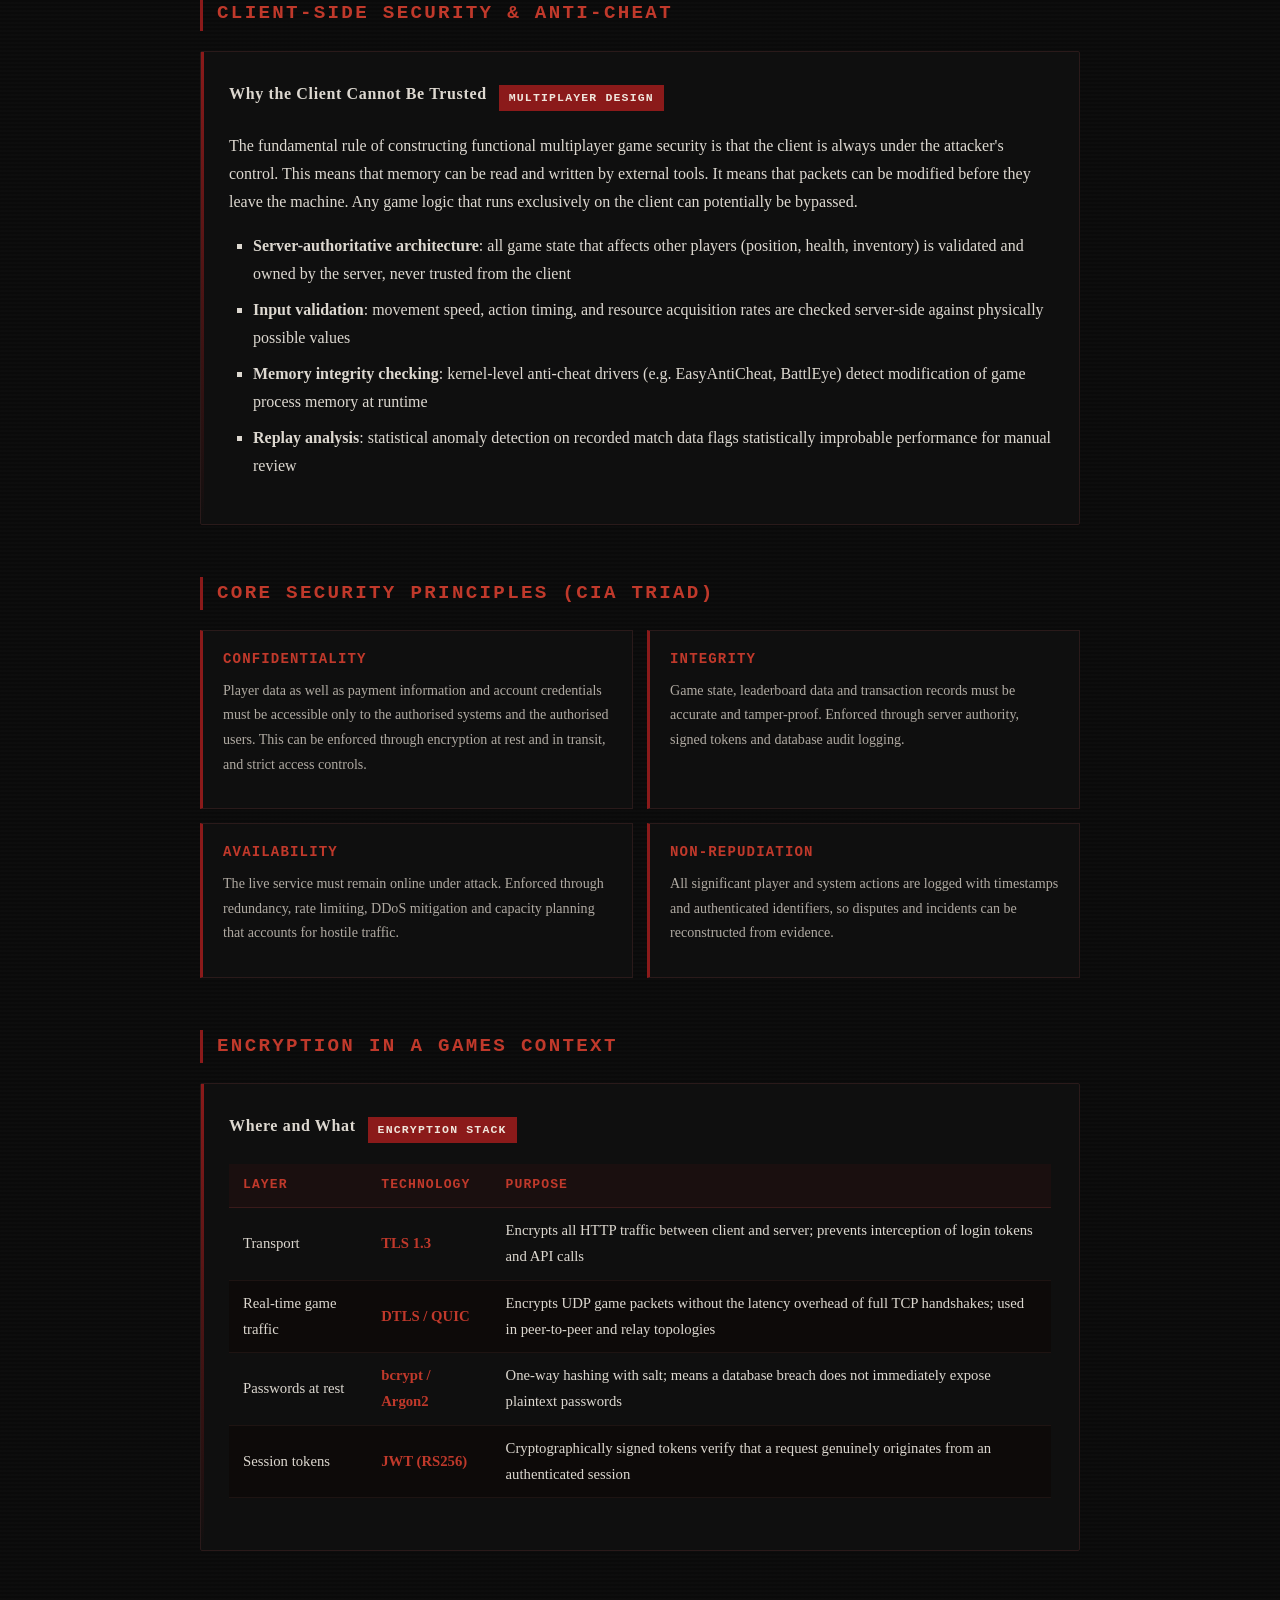
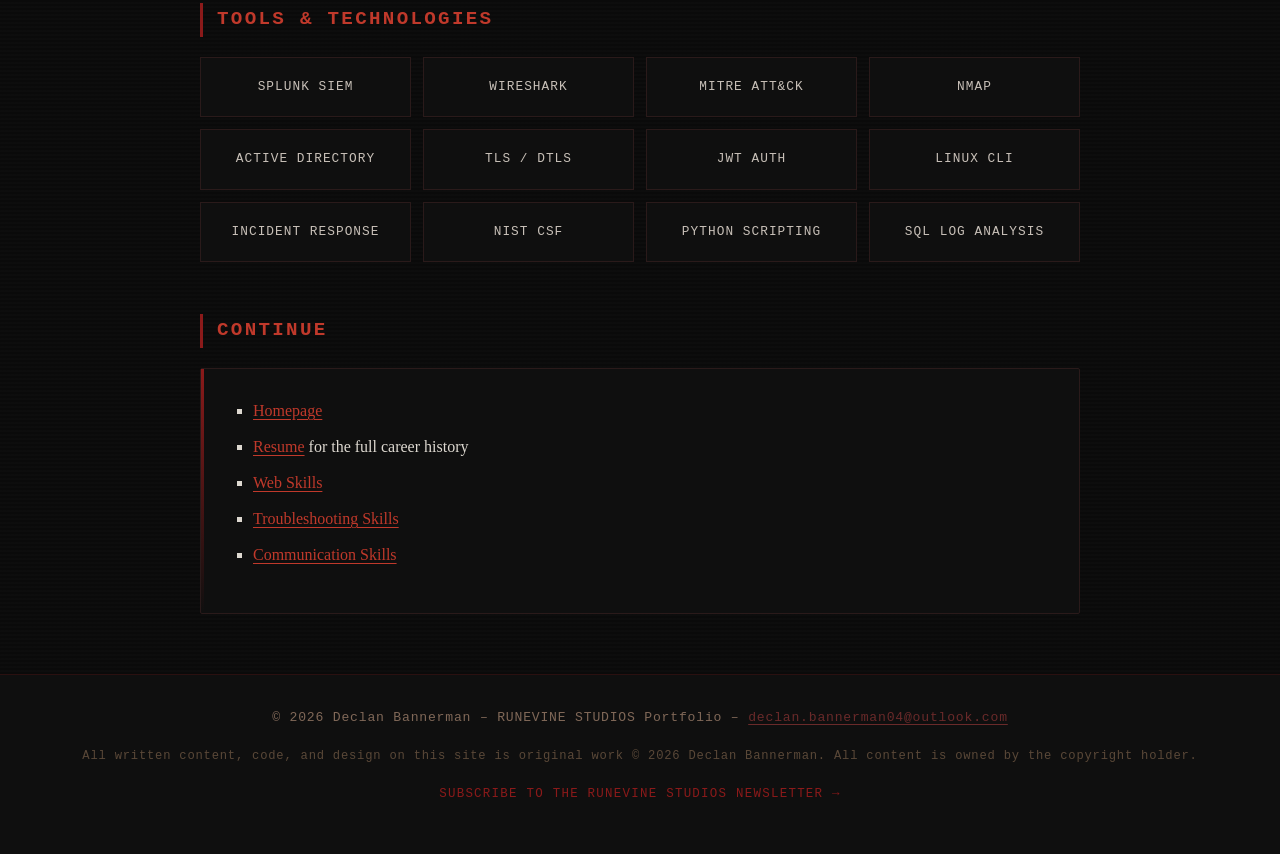
<file: db_A4_cybersecurity_skills.html>
<!DOCTYPE html>
<!--
  db_A4_cybersecurity_skills.html
  Declan Bannerman, June 2026
  cyber skills page for the runevine studios portfolio
  A4: new page added as one of the four required skills pages
  covers security concepts relevant to an online games company
-->
<html lang="en">
<head>
  <meta charset="UTF-8">
  <meta name="viewport" content="width=device-width, initial-scale=1.0">
  <title>Cybersecurity Skills | Declan Bannerman &ndash; RUNEVINE STUDIOS</title>
  <!-- favicon -->
  <link rel="icon" type="image/svg+xml" href="images/logo.svg">
  <!-- all styles handled by the shared external stylesheet -->
  <link rel="stylesheet" href="css/portfolio.css">
</head>
<body>

  <!-- header and nav, same across all pages. active class marks current page -->
  <header>
    <nav>
      <a href="index.html" class="nav-logo">
        <img src="images/logo.svg" alt="RUNEVINE STUDIOS logo" class="site-logo">Runevine Studios
      </a>
      <ul>
        <li><a href="index.html">Home</a></li>
        <li><a href="db_A4_about.html">About</a></li>
        <li><a href="db_A4_resume.html">Resume</a></li>
        <li><a href="db_A4_web_skills.html">Web Skills</a></li>
        <li><a href="db_A4_cybersecurity_skills.html" class="active">Cyber Skills</a></li>
        <li><a href="db_A4_problem_solving_skills.html">Troubleshooting Skills</a></li>
        <li><a href="db_A4_communication_skills.html">Communication Skills</a></li>
      </ul>
    </nav>
  </header>

  <!-- inner hero with reduced padding, same as the other skills pages -->
  <section class="hero hero-inner">
    <h1>Cybersecurity skills</h1>
    <p>Security fundamentals are applied to the specific threats that are facing online games infrastructure.</p>
  </section>

  <main>

    <!-- intro section explaining why security is relevant to a games company specifically -->
    <div class="section-block">
      <h2>The threat landscape for online Games</h2>
      <div class="card">
        <p class="left">Online games are a uniquely high value target for potential threat actors. This is because player accounts can hold
           real monetary value in them through in game currency, as well as through cosmetics and marketplace items.
           Multiplayer servers must be able to stay online under sustained adversarial load. A
           credential breach or even an extended DDoS event does not just cost money but it also
           erodes the trust that holds a player community together around a game.</p>
        <p class="justify">The four primary attack surfaces in a live service game are the
           authentication layer, the game client, the network transport, and the backend
           API. Each of these surfaces requires a different defensive approach to protect them and each is a realistic
           target for a would be motivated attacker. Understanding how these attacks work at a
           technical level is a prerequisite for actually designing the systems that resist them.</p>
      </div>
    </div>

    <!-- first reference table showing the main network attack types
         and what can be done about them. uses the existing table styles from portfolio.css -->
    <div class="section-block">
      <h2>Network-Level Attack Types</h2>
      <div class="card">
        <div class="category-header">
          <h3>Common vectors and mitigations</h3>
          <!-- badge label updated in A4 to be more descriptive than just "Technical" -->
          <span class="category-badge">Attack Reference</span>
        </div>
        <table>
          <thead>
            <tr>
              <th>Attack Type</th>
              <th>How It Works</th>
              <th>Mitigation</th>
            </tr>
          </thead>
          <tbody>
            <!-- each row is a different attack. accent span highlights the attack name -->
            <tr>
              <td><span class="accent">DDoS / UDP Flood</span></td>
              <td>Overwhelms the game server bandwidth or the CPU with spoofed packets which
                  cause disconnections for the legitimate players</td>
              <td>Anycast routing, rate limiting at the edge, traffic scrubbing
                  services (e.g. Cloudflare magic transit)</td>
            </tr>
            <tr>
              <td><span class="accent">Credential Stuffing</span></td>
              <td>Automated login attempts are done using leaked username/password pairs
                  from unrelated data breaches</td>
              <td>Rate limiting on login endpoints, CAPTCHA, anomaly detection
                  on failed login velocity, mandatory MFA for at-risk accounts</td>
            </tr>
            <tr>
              <td><span class="accent">Man-in-the-Middle</span></td>
              <td>Intercepts unencrypted game traffic to read session tokens
                  or inject malicious packets</td>
              <td>TLS 1.3 on all connections, certificate pinning in the client,
                  server-side packet sequence validation</td>
            </tr>
            <tr>
              <td><span class="accent">API Abuse</span></td>
              <td>Automated scripts that hammer the public facing APIs (leaderboards,
                  inventory, matchmaking) at a rate that no human user could achieve</td>
              <td>API gateway rate limiting, token bucket algorithms per user,
                  behavioural anomaly detection</td>
            </tr>
            <tr>
              <td><span class="accent">Session Hijacking</span></td>
              <td>Steals a valid session token and then uses it to impersonate an authenticated
                  player without knowing their password</td>
              <td>Short-lived JWT tokens, IP-binding on sessions, server-side
                  session invalidation on suspicious activity</td>
            </tr>
          </tbody>
        </table>
      </div>
    </div>

    <!-- client security section. covers the anti-cheat problem which is
         specific to games and not something covered on the cyber skills resume certs -->
    <div class="section-block">
      <h2>Client-Side Security &amp; Anti-Cheat</h2>
      <div class="card">
        <div class="category-header">
          <h3>Why the Client Cannot Be Trusted</h3>
          <span class="category-badge">Multiplayer Design</span>
        </div>
        <p class="left">The fundamental rule of constructing functional multiplayer game security is that the
           client is always under the attacker's control. This means that memory can be read and
           written by external tools. It means that packets can be modified before they leave the
           machine. Any game logic that runs exclusively on the client can potentially be bypassed.</p>
        <!-- unordered list using content-list class which gives it square bullets via portfolio.css -->
        <ul class="content-list">
          <li><strong>Server-authoritative architecture</strong>: all game state
              that affects other players (position, health, inventory) is validated
              and owned by the server, never trusted from the client</li>
          <li><strong>Input validation</strong>: movement speed, action timing,
              and resource acquisition rates are checked server-side against physically
              possible values</li>
          <li><strong>Memory integrity checking</strong>: kernel-level anti-cheat
              drivers (e.g. EasyAntiCheat, BattlEye) detect modification of game
              process memory at runtime</li>
          <li><strong>Replay analysis</strong>: statistical anomaly detection
              on recorded match data flags statistically improbable performance
              for manual review</li>
        </ul>
      </div>
    </div>

    <!-- CIA triad in the values grid. four items because we included non-repudiation
         as a fourth principle which is relevant to games (transaction logging etc) -->
    <div class="section-block">
      <h2>Core Security Principles (CIA Triad)</h2>
      <div class="values-grid">
        <div class="value-item">
          <h3>Confidentiality</h3>
          <p class="left">Player data as well as payment information and account credentials
             must be accessible only to the authorised systems and the authorised users. This can be enforced
             through encryption at rest and in transit, and strict access controls.</p>
        </div>
        <div class="value-item">
          <h3>Integrity</h3>
          <p class="left">Game state, leaderboard data and transaction records
             must be accurate and tamper-proof. Enforced through server authority,
             signed tokens and database audit logging.</p>
        </div>
        <div class="value-item">
          <h3>Availability</h3>
          <p class="left">The live service must remain online under attack.
             Enforced through redundancy, rate limiting, DDoS mitigation and
             capacity planning that accounts for hostile traffic.</p>
        </div>
        <div class="value-item">
          <h3>Non-repudiation</h3>
          <p class="left">All significant player and system actions are logged
             with timestamps and authenticated identifiers, so disputes and
             incidents can be reconstructed from evidence.</p>
        </div>
      </div>
    </div>

    <!-- second reference table on encryption. shows where different
         encryption tech is used at each layer of a games stack -->
    <div class="section-block">
      <h2>Encryption in a Games Context</h2>
      <div class="card">
        <div class="category-header">
          <h3>Where and What</h3>
          <span class="category-badge">Encryption Stack</span>
        </div>
        <table>
          <thead>
            <tr>
              <th>Layer</th>
              <th>Technology</th>
              <th>Purpose</th>
            </tr>
          </thead>
          <tbody>
            <tr>
              <td>Transport</td>
              <td><span class="accent">TLS 1.3</span></td>
              <td>Encrypts all HTTP traffic between client and server;
                  prevents interception of login tokens and API calls</td>
            </tr>
            <tr>
              <!-- DTLS is basically TLS but for UDP which is what most game traffic uses -->
              <td>Real-time game traffic</td>
              <td><span class="accent">DTLS / QUIC</span></td>
              <td>Encrypts UDP game packets without the latency overhead
                  of full TCP handshakes; used in peer-to-peer and relay topologies</td>
            </tr>
            <tr>
              <td>Passwords at rest</td>
              <td><span class="accent">bcrypt / Argon2</span></td>
              <td>One-way hashing with salt; means a database breach does not
                  immediately expose plaintext passwords</td>
            </tr>
            <tr>
              <td>Session tokens</td>
              <td><span class="accent">JWT (RS256)</span></td>
              <td>Cryptographically signed tokens verify that a request
                  genuinely originates from an authenticated session</td>
            </tr>
          </tbody>
        </table>
      </div>
    </div>

    <!-- skills grid at the bottom for a quick visual summary of the tools covered.
         uses the .skills-grid class from portfolio.css -->
    <div class="section-block">
      <h2>Tools &amp; Technologies</h2>
      <div class="skills-grid">
        <div class="skill-item">Splunk SIEM</div>
        <div class="skill-item">Wireshark</div>
        <div class="skill-item">MITRE ATT&amp;CK</div>
        <div class="skill-item">Nmap</div>
        <div class="skill-item">Active Directory</div>
        <div class="skill-item">TLS / DTLS</div>
        <div class="skill-item">JWT Auth</div>
        <div class="skill-item">Linux CLI</div>
        <div class="skill-item">Incident Response</div>
        <div class="skill-item">NIST CSF</div>
        <div class="skill-item">Python Scripting</div>
        <div class="skill-item">SQL Log Analysis</div>
      </div>
    </div>

    <!-- continue section linking to the other pages -->
    <div class="section-block">
      <h2>Continue</h2>
      <div class="card">
        <ul class="content-list">
          <li><a href="index.html">Homepage</a></li>
          <li><a href="db_A4_resume.html">Resume</a> for the full career history</li>
          <li><a href="db_A4_web_skills.html">Web Skills</a></li>
          <li><a href="db_A4_problem_solving_skills.html">Troubleshooting Skills</a></li>
          <li><a href="db_A4_communication_skills.html">Communication Skills</a></li>
        </ul>
      </div>
    </div>

  </main>

  <!-- footer with copyright notice and newsletter link -->
  <footer>
    <p>&copy; 2026 Declan Bannerman &ndash; RUNEVINE STUDIOS Portfolio &ndash;
       <a href="mailto:declan.bannerman04@outlook.com">declan.bannerman04@outlook.com</a>
    </p>
    <p class="footer-copyright">
      All written content, code, and design on this site is original work
      &copy; 2026 Declan Bannerman. All content is owned by the copyright holder.
    </p>
    <p class="footer-newsletter"><a href="db_A4_newsletter_form.html" target="_blank">Subscribe to the RUNEVINE STUDIOS Newsletter &rarr;</a></p>
  </footer>

</body>
</html>
</file>
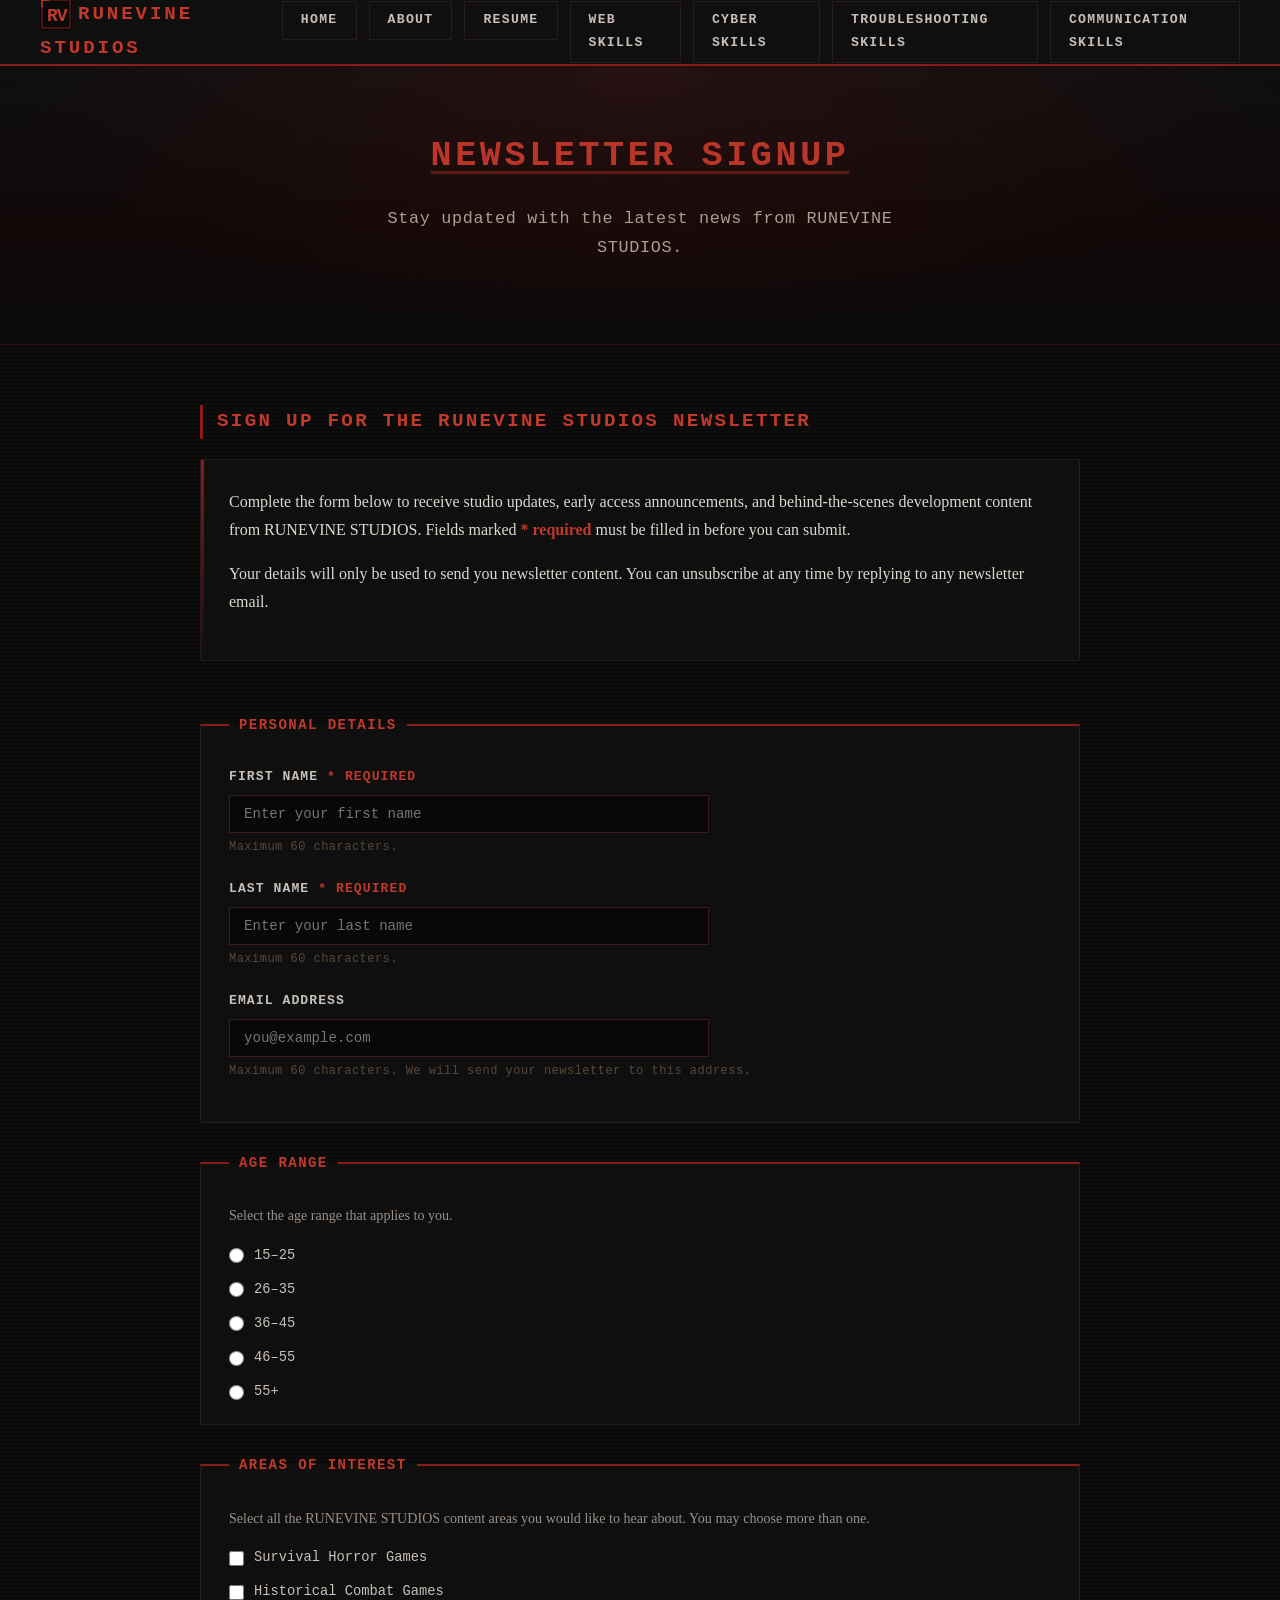
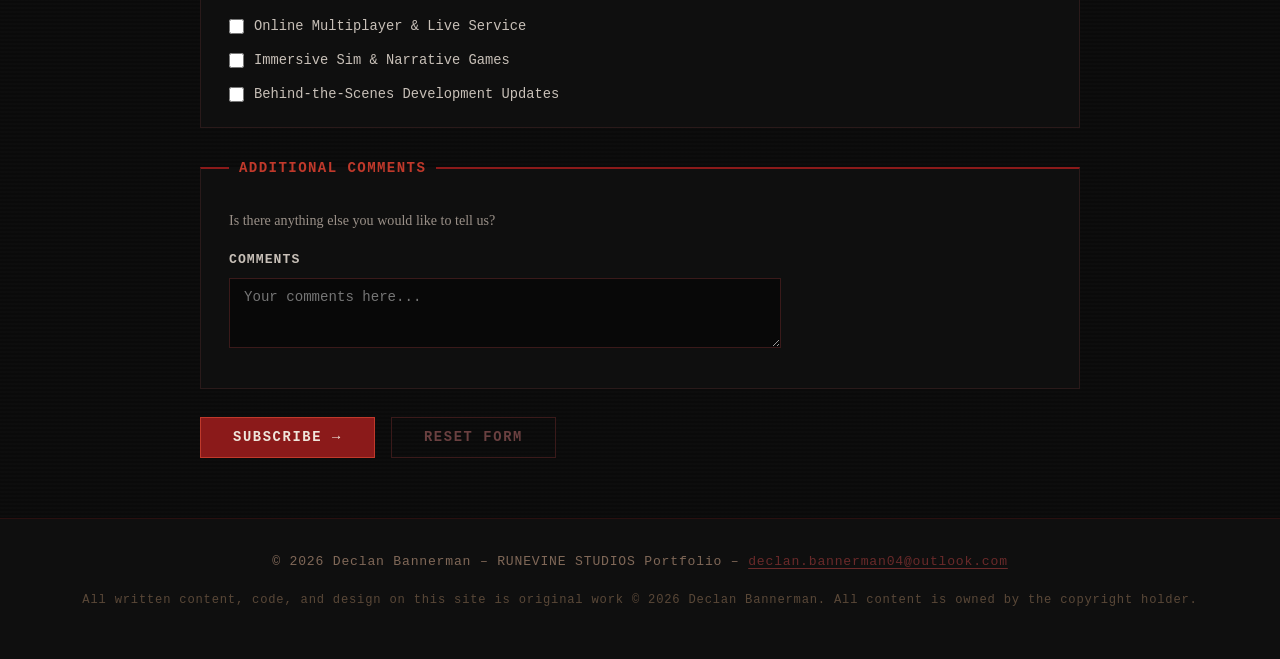
<file: db_A4_newsletter_form.html>
<!DOCTYPE html>
<!--
  db_A4_newsletter_form.html
  Declan Bannerman, June 2026
  runevine studios newsletter signup form
  A4: new page, opened in a new tab from the web skills page footer link
  all validation is handled by the external db_A4_newsletter.js file
-->
<html lang="en">
<head>
  <meta charset="UTF-8">
  <meta name="viewport" content="width=device-width, initial-scale=1.0">
  <title>Newsletter Signup | RUNEVINE STUDIOS</title>

  <!-- favicon same as all other pages -->
  <link rel="icon" type="image/svg+xml" href="images/logo.svg">
  <!-- all styling is in the shared external stylesheet, no inline styles -->
  <link rel="stylesheet" href="css/portfolio.css">
</head>
<body>

  <!-- header and nav consistent with all other pages -->
  <header>
    <nav>
      <a href="index.html" class="nav-logo">
        <img src="images/logo.svg" alt="RUNEVINE STUDIOS logo" class="site-logo">Runevine Studios
      </a>
      <!-- no active class on any of these since this page isnt really part of the main nav -->
      <ul>
        <li><a href="index.html">Home</a></li>
        <li><a href="db_A4_about.html">About</a></li>
        <li><a href="db_A4_resume.html">Resume</a></li>
        <li><a href="db_A4_web_skills.html">Web Skills</a></li>
        <li><a href="db_A4_cybersecurity_skills.html">Cyber Skills</a></li>
        <li><a href="db_A4_problem_solving_skills.html">Troubleshooting Skills</a></li>
        <li><a href="db_A4_communication_skills.html">Communication Skills</a></li>
      </ul>
    </nav>
  </header>

  <!-- inner hero, same reduced padding as the other inner pages -->
  <section class="hero hero-inner">
    <h1>Newsletter Signup</h1>
    <p>Stay updated with the latest news from RUNEVINE STUDIOS.</p>
  </section>

  <main>

    <!-- brief intro telling the user what the form is for and which fields are required -->
    <div class="section-block">
      <h2>Sign Up for the RUNEVINE STUDIOS Newsletter</h2>
      <div class="card">
        <p class="left">Complete the form below to receive studio updates, early access
           announcements, and behind-the-scenes development content from RUNEVINE STUDIOS.
           Fields marked <span class="accent">*&nbsp;required</span> must be filled in
           before you can submit.</p>
        <p class="left">Your details will only be used to send you newsletter content.
           You can unsubscribe at any time by replying to any newsletter email.</p>
      </div>
    </div>

    <!-- the form itself. method is post as required.
         action is a placeholder since there isnt a real server endpoint for this assessment,
         but the post method is correctly set as specified -->
    <div class="section-block">
      <form id="newsletter-form" method="post" action="#">

        <!-- personal details fieldset groups the three text inputs together -->
        <fieldset class="form-fieldset">
          <legend class="form-legend">Personal Details</legend>

          <!-- first name. text input, maxlength set to 60 as per the spec.
               id is referenced by the validation in db_A4_newsletter.js -->
          <div class="form-group">
            <label for="first-name" class="form-label">
              First Name <span class="accent">* required</span>
            </label>
            <input
              type="text"
              id="first-name"
              name="first-name"
              maxlength="60"
              placeholder="Enter your first name"
              class="form-input"
              autocomplete="given-name"
            >
            <!-- hint text under the field so the user knows the character limit -->
            <span class="form-hint">Maximum 60 characters.</span>
          </div>

          <!-- last name. same setup as first name, also referenced in the js validation -->
          <div class="form-group">
            <label for="last-name" class="form-label">
              Last Name <span class="accent">* required</span>
            </label>
            <input
              type="text"
              id="last-name"
              name="last-name"
              maxlength="60"
              placeholder="Enter your last name"
              class="form-input"
              autocomplete="family-name"
            >
            <span class="form-hint">Maximum 60 characters.</span>
          </div>

          <!-- email address. using type=email so the browser does basic format validation
               on top of our js validation -->
          <div class="form-group">
            <label for="email" class="form-label">
              Email Address
            </label>
            <input
              type="email"
              id="email"
              name="email"
              maxlength="60"
              placeholder="you@example.com"
              class="form-input"
              autocomplete="email"
            >
            <span class="form-hint">Maximum 60 characters. We will send your newsletter to this address.</span>
          </div>
        </fieldset>

        <!-- age range fieldset. five radio buttons all sharing the same name attribute
             so that only one can be selected at a time -->
        <fieldset class="form-fieldset">
          <legend class="form-legend">Age Range</legend>
          <p class="form-instruction left">Select the age range that applies to you.</p>

          <div class="form-radio-group">

            <!-- each label wraps its input so clicking the label text also selects the button -->
            <label class="form-radio-label">
              <input type="radio" name="age-range" value="15-25" class="form-radio">
              15&ndash;25
            </label>

            <label class="form-radio-label">
              <input type="radio" name="age-range" value="26-35" class="form-radio">
              26&ndash;35
            </label>

            <label class="form-radio-label">
              <input type="radio" name="age-range" value="36-45" class="form-radio">
              36&ndash;45
            </label>

            <label class="form-radio-label">
              <input type="radio" name="age-range" value="46-55" class="form-radio">
              46&ndash;55
            </label>

            <label class="form-radio-label">
              <input type="radio" name="age-range" value="55+" class="form-radio">
              55+
            </label>

          </div>
        </fieldset>

        <!-- interests fieldset with checkboxes. unlike the radio buttons above,
             multiple checkboxes can be selected at the same time -->
        <fieldset class="form-fieldset">
          <legend class="form-legend">Areas of Interest</legend>
          <p class="form-instruction left">
            Select all the RUNEVINE STUDIOS content areas you would like to hear about.
            You may choose more than one.
          </p>

          <!-- five checkboxes covering the main content areas of the studio.
               each has its own name/value pair so we know what was selected on submit -->
          <div class="form-checkbox-group">

            <label class="form-checkbox-label">
              <input type="checkbox" name="interest" value="survival-horror" class="form-checkbox">
              Survival Horror Games
            </label>

            <label class="form-checkbox-label">
              <input type="checkbox" name="interest" value="historical-combat" class="form-checkbox">
              Historical Combat Games
            </label>

            <label class="form-checkbox-label">
              <input type="checkbox" name="interest" value="online-multiplayer" class="form-checkbox">
              Online Multiplayer &amp; Live Service
            </label>

            <label class="form-checkbox-label">
              <input type="checkbox" name="interest" value="immersive-sim" class="form-checkbox">
              Immersive Sim &amp; Narrative Games
            </label>

            <label class="form-checkbox-label">
              <input type="checkbox" name="interest" value="dev-updates" class="form-checkbox">
              Behind-the-Scenes Development Updates
            </label>

          </div>
        </fieldset>

        <!-- comments textarea. cols and rows set to the minimum required values.
             resize:vertical in portfolio.css lets the user make it taller if they need more space -->
        <fieldset class="form-fieldset">
          <legend class="form-legend">Additional Comments</legend>
          <p class="form-instruction left">
            Is there anything else you would like to tell us?
          </p>

          <div class="form-group">
            <label for="comments" class="form-label">Comments</label>
            <!-- cols=60 and rows=3 are the minimums specified in the assessment -->
            <textarea
              id="comments"
              name="comments"
              cols="60"
              rows="3"
              placeholder="Your comments here..."
              class="form-textarea"
            ></textarea>
          </div>
        </fieldset>

        <!-- submit and reset buttons.
             submit triggers the onsubmit handler in db_A4_newsletter.js before posting.
             reset clears all fields back to their defaults -->
        <div class="form-buttons">
          <button type="submit" class="form-btn form-btn-submit">
            Subscribe &rarr;
          </button>

          <button type="reset" class="form-btn form-btn-reset">
            Reset Form
          </button>
        </div>

      </form>
    </div>

  </main>

  <footer>
    <p>&copy; 2026 Declan Bannerman &ndash; RUNEVINE STUDIOS Portfolio &ndash;
       <a href="mailto:declan.bannerman04@outlook.com">declan.bannerman04@outlook.com</a>
    </p>
    <p class="footer-copyright">
      All written content, code, and design on this site is original work
      &copy; 2026 Declan Bannerman. All content is owned by the copyright holder.
    </p>
  </footer>

  <!-- external js file loaded at the bottom of the body.
       putting it here means the DOM is fully built before the script runs,
       so getElementById in the js file will actually find the elements -->
  <script src="db_A4_newsletter.js"></script>

</body>
</html>
</file>
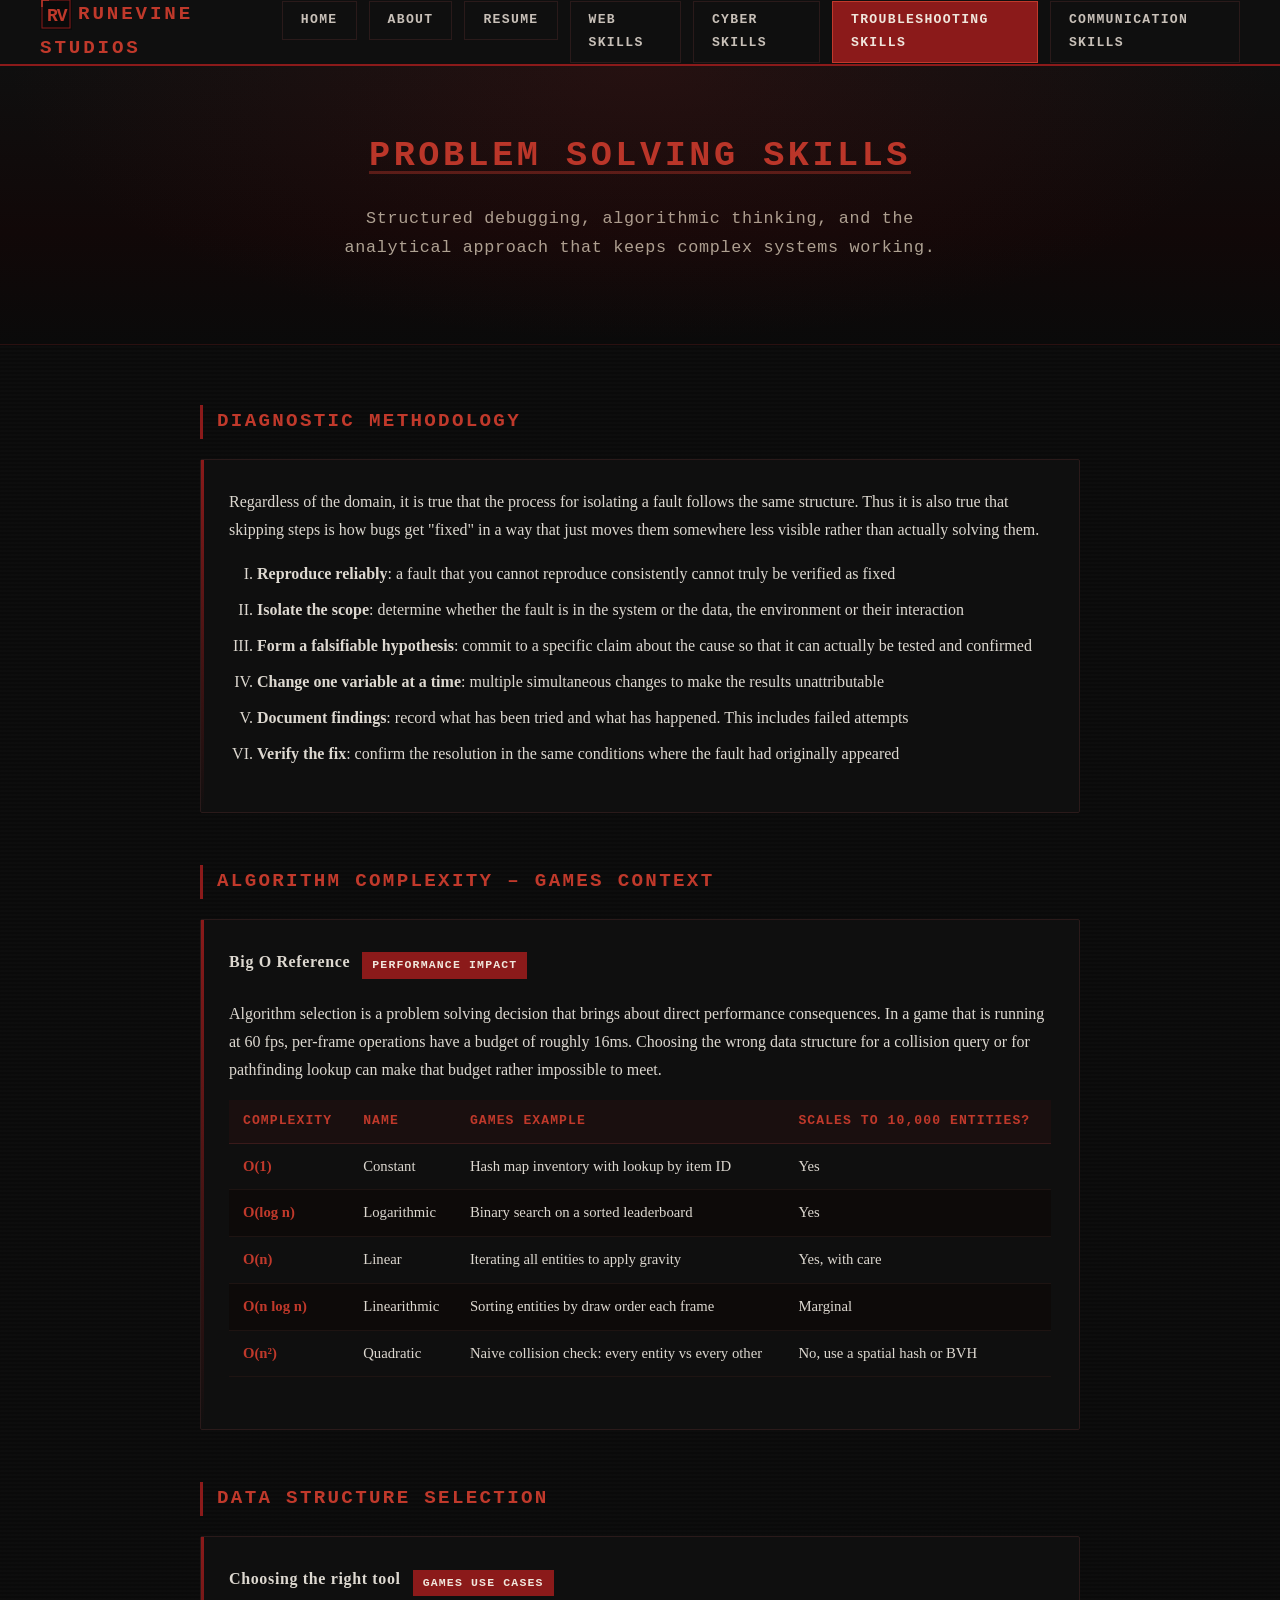
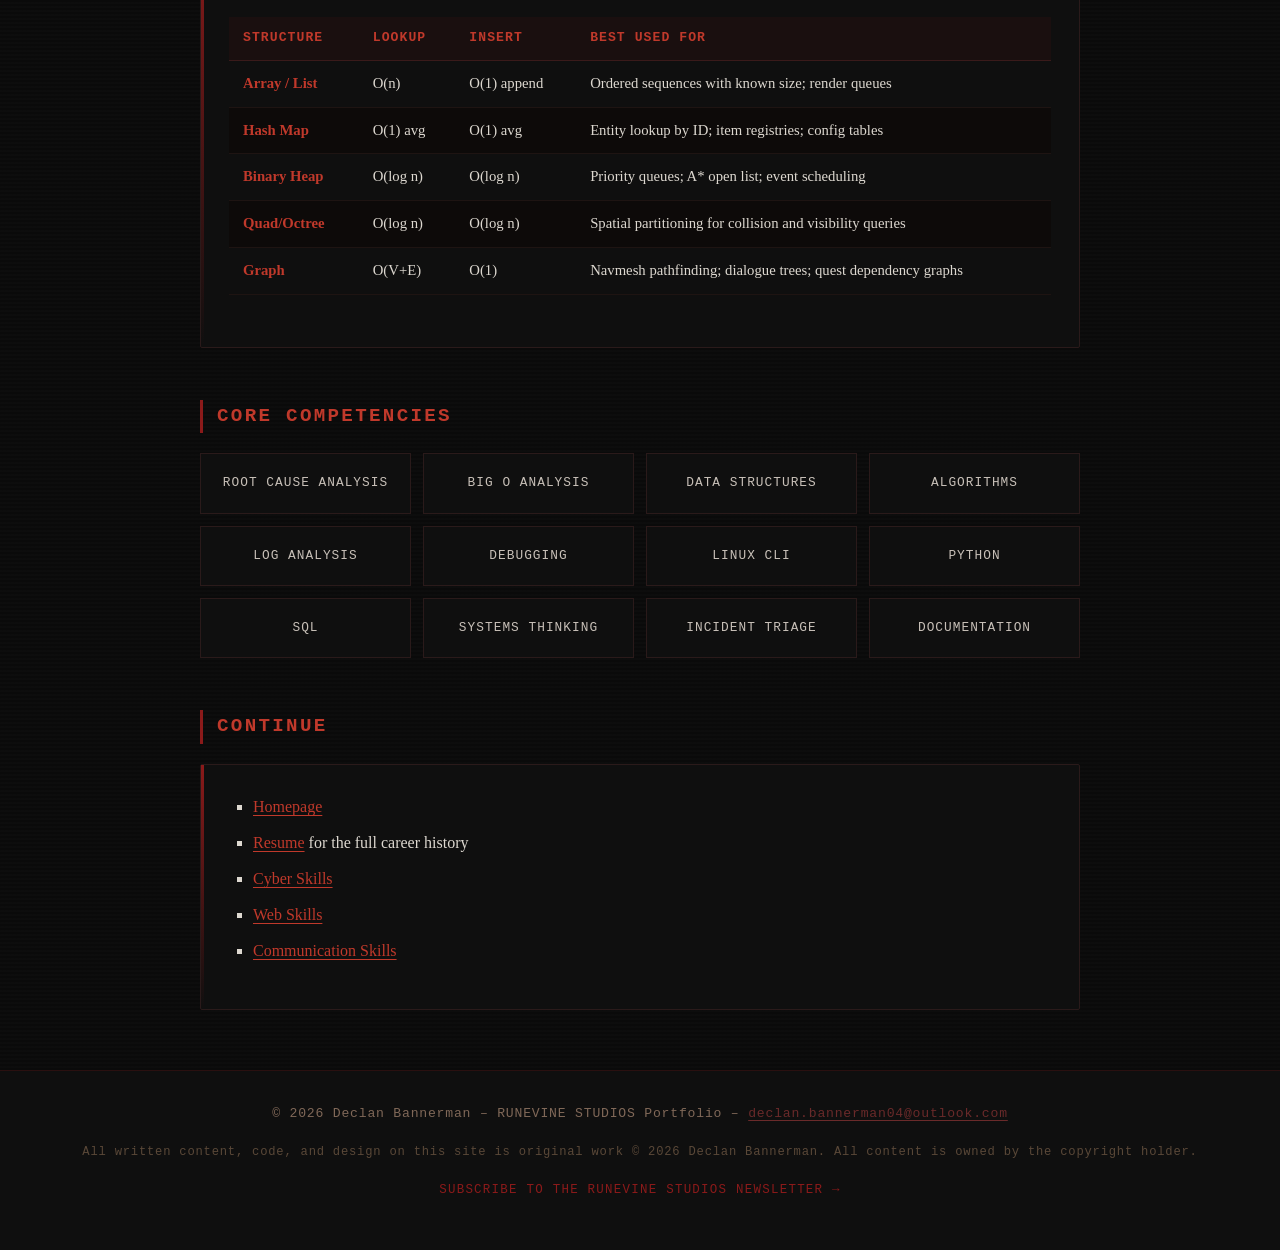
<file: db_A4_problem_solving_skills.html>
<!DOCTYPE html>
<!--
  db_A4_problem_solving_skills.html
  Declan Bannerman, June 2026
  troubleshooting and problem solving skills page for the runevine studios portfolio
  A4: new page, one of the four required skills pages
  uses two reference tables to demonstrate technical content without being too long
-->
<html lang="en">
<head>
  <meta charset="UTF-8">
  <meta name="viewport" content="width=device-width, initial-scale=1.0">
  <title>Problem Solving Skills | Declan Bannerman &ndash; RUNEVINE STUDIOS</title>
  <!-- favicon -->
  <link rel="icon" type="image/svg+xml" href="images/logo.svg">
  <!-- shared external stylesheet handles all styling -->
  <link rel="stylesheet" href="css/portfolio.css">
</head>
<body>

  <!-- header is the same on every page -->
  <header>
    <nav>
      <a href="index.html" class="nav-logo">
        <img src="images/logo.svg" alt="RUNEVINE STUDIOS logo" class="site-logo">Runevine Studios
      </a>
      <!-- active class on the current page link -->
      <ul>
        <li><a href="index.html">Home</a></li>
        <li><a href="db_A4_about.html">About</a></li>
        <li><a href="db_A4_resume.html">Resume</a></li>
        <li><a href="db_A4_web_skills.html">Web Skills</a></li>
        <li><a href="db_A4_cybersecurity_skills.html">Cyber Skills</a></li>
        <li><a href="db_A4_problem_solving_skills.html" class="active">Troubleshooting Skills</a></li>
        <li><a href="db_A4_communication_skills.html">Communication Skills</a></li>
      </ul>
    </nav>
  </header>

  <!-- hero section with reduced padding, same as the other inner pages -->
  <section class="hero hero-inner">
    <h1>Problem solving skills</h1>
    <p>Structured debugging, algorithmic thinking, and the analytical approach that keeps complex systems working.</p>
  </section>

  <main>

    <!-- intro card plus the six step methodology as an ordered list
         ol.content-list gets roman numerals via portfolio.css -->
    <div class="section-block">
      <h2>Diagnostic Methodology</h2>
      <div class="card">
        <p class="left">Regardless of the domain, it is true that the process for isolating a fault follows
           the same structure. Thus it is also true that skipping steps is how bugs get "fixed" in a way that
           just moves them somewhere less visible rather than actually solving them.</p>
        <!-- ordered list. the roman numeral style comes from ol.content-list in portfolio.css -->
        <ol class="content-list">
          <li><strong>Reproduce reliably</strong>: a fault that you cannot reproduce
              consistently cannot truly be verified as fixed</li>
          <li><strong>Isolate the scope</strong>: determine whether the fault
              is in the system or the data, the environment or their interaction</li>
          <li><strong>Form a falsifiable hypothesis</strong>: commit to a
              specific claim about the cause so that it can actually be tested and confirmed</li>
          <li><strong>Change one variable at a time</strong>: multiple
              simultaneous changes to make the results unattributable</li>
          <li><strong>Document findings</strong>: record what has been tried and
              what has happened. This includes failed attempts</li>
          <li><strong>Verify the fix</strong>: confirm the resolution in the same
              conditions where the fault had originally appeared</li>
        </ol>
      </div>
    </div>

    <!-- first reference table covering big O complexity.
         shows why algorithm choice matters in a games context specifically -->
    <div class="section-block">
      <h2>Algorithm complexity &ndash; Games context</h2>
      <div class="card">
        <div class="category-header">
          <h3>Big O Reference</h3>
          <!-- badge describes what this table is actually showing -->
          <span class="category-badge">Performance Impact</span>
        </div>
        <p class="left">Algorithm selection is a problem solving decision that brings about direct
           performance consequences. In a game that is running at 60 fps, per-frame operations
           have a budget of roughly 16ms. Choosing the wrong data structure for a
           collision query or for pathfinding lookup can make that budget rather impossible to meet.</p>
        <!-- table uses the existing table styles from portfolio.css -->
        <table>
          <thead>
            <tr>
              <th>Complexity</th>
              <th>Name</th>
              <th>Games example</th>
              <th>Scales to 10,000 entities?</th>
            </tr>
          </thead>
          <tbody>
            <tr>
              <td><span class="accent">O(1)</span></td>
              <td>Constant</td>
              <td>Hash map inventory with lookup by item ID</td>
              <td>Yes</td>
            </tr>
            <tr>
              <td><span class="accent">O(log n)</span></td>
              <td>Logarithmic</td>
              <td>Binary search on a sorted leaderboard</td>
              <td>Yes</td>
            </tr>
            <tr>
              <td><span class="accent">O(n)</span></td>
              <td>Linear</td>
              <td>Iterating all entities to apply gravity</td>
              <td>Yes, with care</td>
            </tr>
            <tr>
              <td><span class="accent">O(n log n)</span></td>
              <td>Linearithmic</td>
              <td>Sorting entities by draw order each frame</td>
              <td>Marginal</td>
            </tr>
            <tr>
              <!-- quadratic is the one you really want to avoid at any real scale -->
              <td><span class="accent">O(n&sup2;)</span></td>
              <td>Quadratic</td>
              <td>Naive collision check: every entity vs every other</td>
              <td>No, use a spatial hash or BVH</td>
            </tr>
          </tbody>
        </table>
      </div>
    </div>

    <!-- second reference table on data structures.
         connects each structure to a concrete games use case -->
    <div class="section-block">
      <h2>Data structure selection</h2>
      <div class="card">
        <div class="category-header">
          <h3>Choosing the right tool</h3>
          <span class="category-badge">Games use cases</span>
        </div>
        <table>
          <thead>
            <tr>
              <th>Structure</th>
              <th>Lookup</th>
              <th>Insert</th>
              <th>Best Used For</th>
            </tr>
          </thead>
          <tbody>
            <tr>
              <td><span class="accent">Array / List</span></td>
              <td>O(n)</td>
              <td>O(1) append</td>
              <!-- render queues are a good concrete example here -->
              <td>Ordered sequences with known size; render queues</td>
            </tr>
            <tr>
              <td><span class="accent">Hash Map</span></td>
              <td>O(1) avg</td>
              <td>O(1) avg</td>
              <td>Entity lookup by ID; item registries; config tables</td>
            </tr>
            <tr>
              <td><span class="accent">Binary Heap</span></td>
              <td>O(log n)</td>
              <td>O(log n)</td>
              <!-- A* is the standard pathfinding algorithm used in most games -->
              <td>Priority queues; A* open list; event scheduling</td>
            </tr>
            <tr>
              <td><span class="accent">Quad/Octree</span></td>
              <td>O(log n)</td>
              <td>O(log n)</td>
              <td>Spatial partitioning for collision and visibility queries</td>
            </tr>
            <tr>
              <td><span class="accent">Graph</span></td>
              <td>O(V+E)</td>
              <td>O(1)</td>
              <td>Navmesh pathfinding; dialogue trees; quest dependency graphs</td>
            </tr>
          </tbody>
        </table>
      </div>
    </div>

    <!-- skills grid. same class as all other skills pages -->
    <div class="section-block">
      <h2>Core Competencies</h2>
      <div class="skills-grid">
        <div class="skill-item">Root Cause Analysis</div>
        <div class="skill-item">Big O Analysis</div>
        <div class="skill-item">Data Structures</div>
        <div class="skill-item">Algorithms</div>
        <div class="skill-item">Log Analysis</div>
        <div class="skill-item">Debugging</div>
        <div class="skill-item">Linux CLI</div>
        <div class="skill-item">Python</div>
        <div class="skill-item">SQL</div>
        <div class="skill-item">Systems Thinking</div>
        <div class="skill-item">Incident Triage</div>
        <div class="skill-item">Documentation</div>
      </div>
    </div>

    <!-- continue links to the other pages -->
    <div class="section-block">
      <h2>Continue</h2>
      <div class="card">
        <ul class="content-list">
          <li><a href="index.html">Homepage</a></li>
          <li><a href="db_A4_resume.html">Resume</a> for the full career history</li>
          <li><a href="db_A4_cybersecurity_skills.html">Cyber Skills</a></li>
          <li><a href="db_A4_web_skills.html">Web Skills</a></li>
          <li><a href="db_A4_communication_skills.html">Communication Skills</a></li>
        </ul>
      </div>
    </div>

  </main>

  <!-- footer with copyright and newsletter link -->
  <footer>
    <p>&copy; 2026 Declan Bannerman &ndash; RUNEVINE STUDIOS Portfolio &ndash;
       <a href="mailto:declan.bannerman04@outlook.com">declan.bannerman04@outlook.com</a>
    </p>
    <p class="footer-copyright">
      All written content, code, and design on this site is original work
      &copy; 2026 Declan Bannerman. All content is owned by the copyright holder.
    </p>
    <p class="footer-newsletter"><a href="db_A4_newsletter_form.html" target="_blank">Subscribe to the RUNEVINE STUDIOS Newsletter &rarr;</a></p>
  </footer>

</body>
</html>
</file>
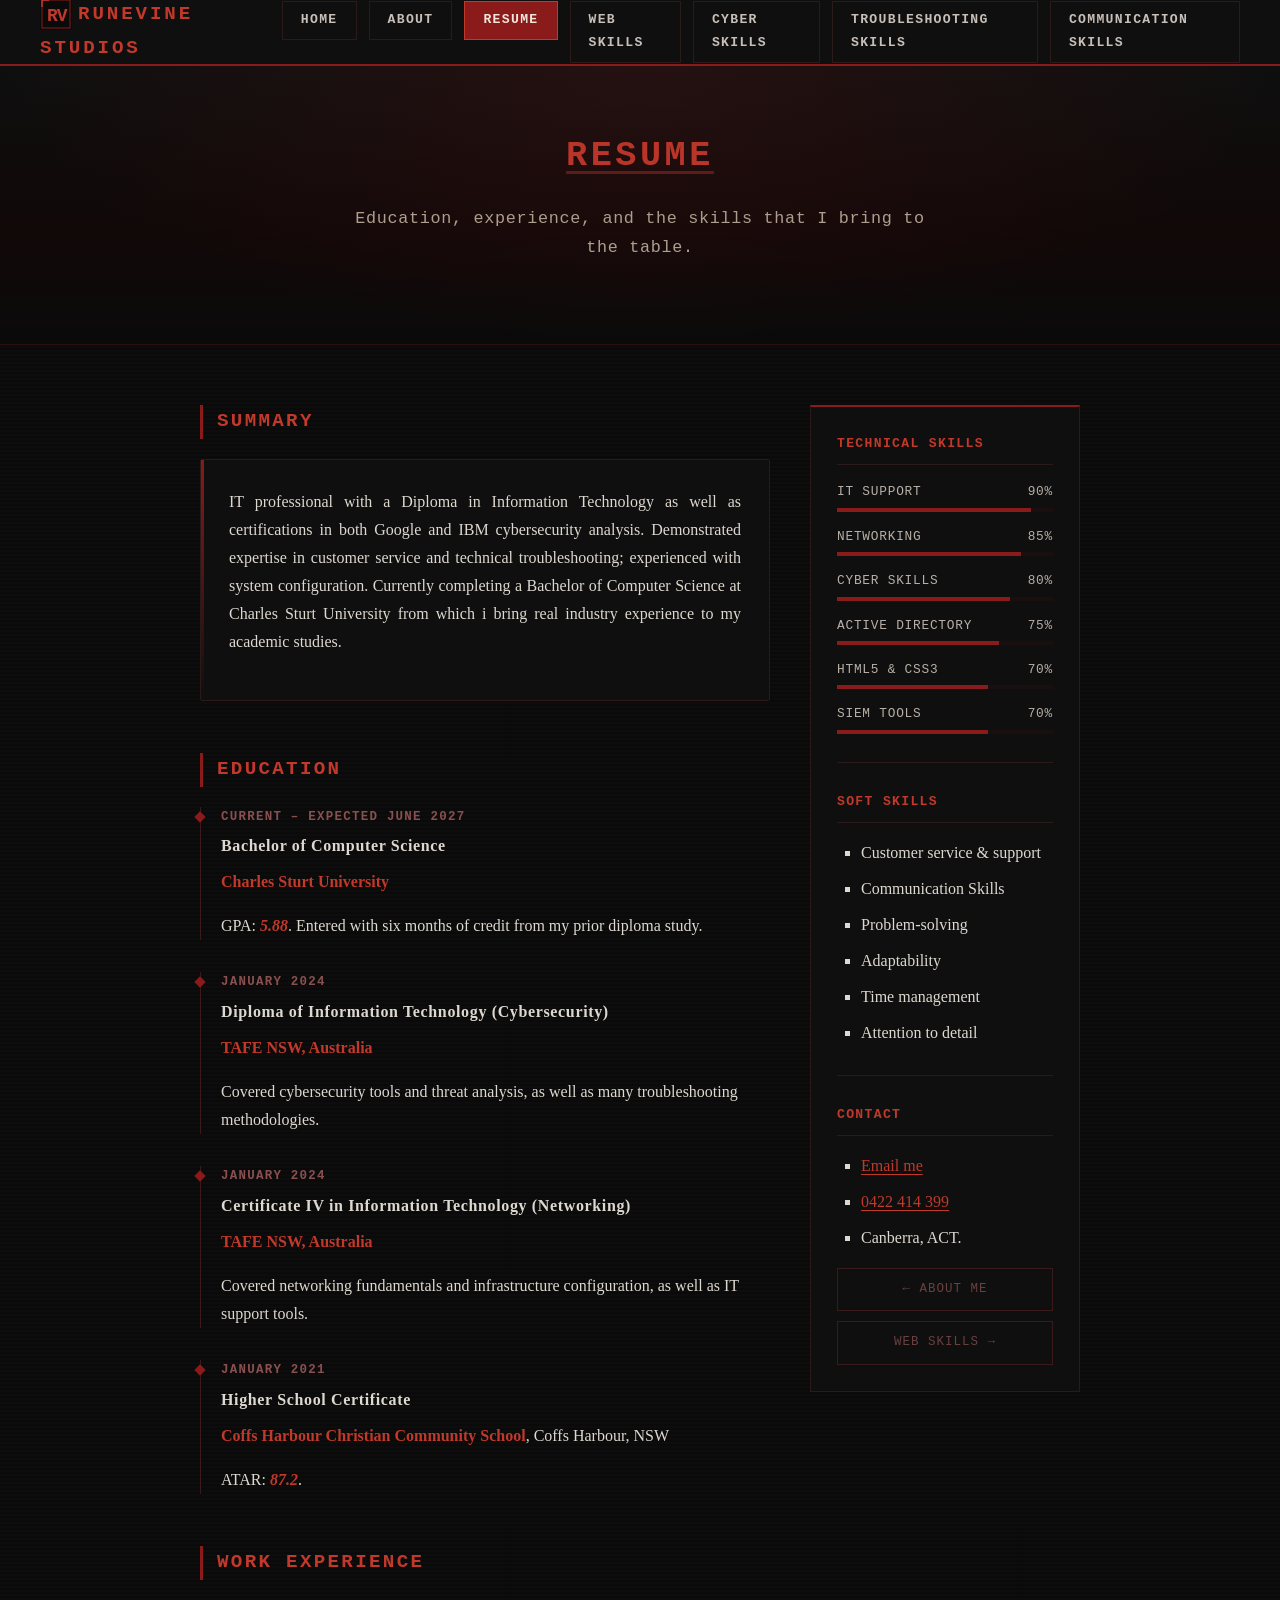
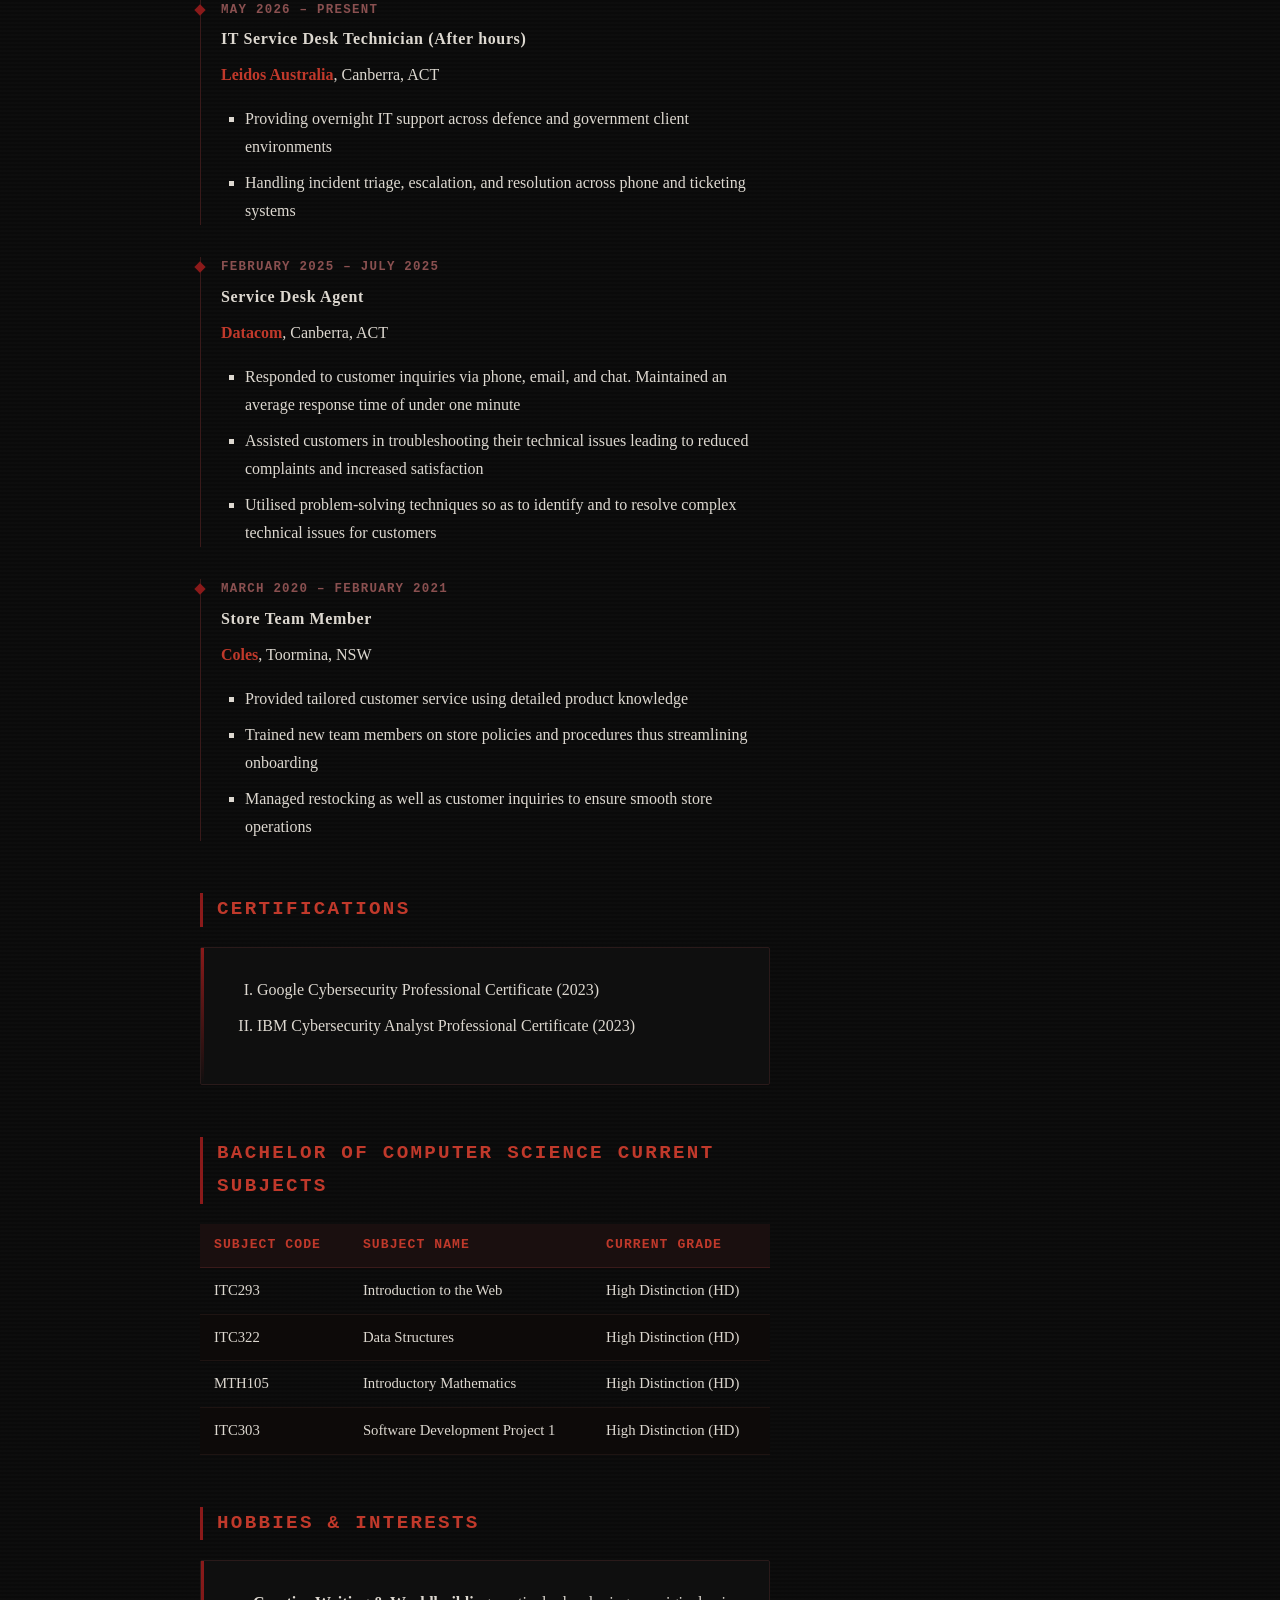
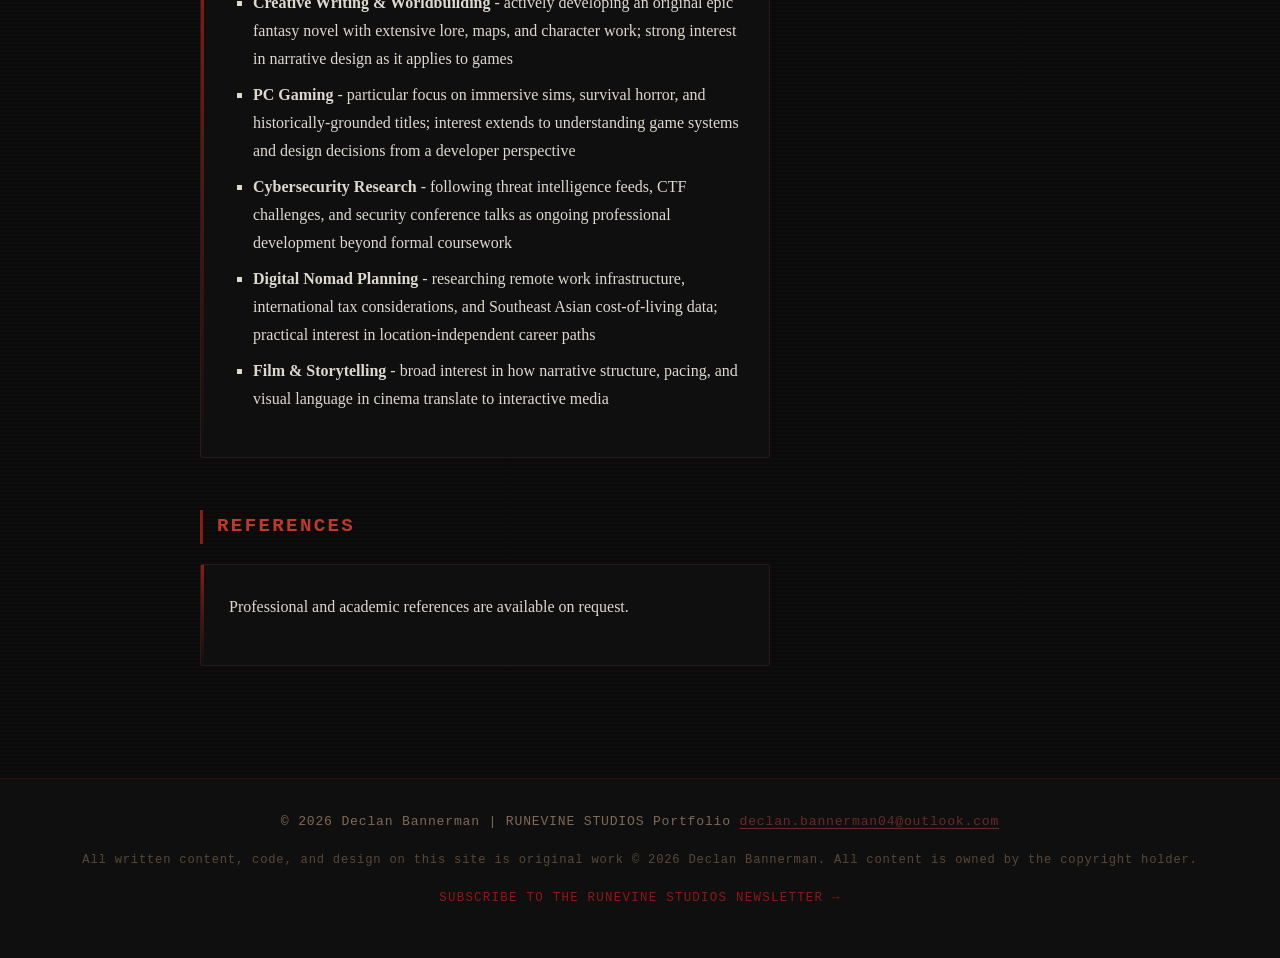
<file: db_A4_resume.html>
<!DOCTYPE html>
<!--
  db_A4_resume.html
  Declan Bannerman, April 2026
  resume page for my portfolio themed around RUNEVINE STUDIOS
  A3: internal stylesheet removed, nav buttons, favicon, logo, print css, copyright footer, proper table added
-->
<html lang="en">
<head>
  <meta charset="UTF-8">
  <meta name="viewport" content="width=device-width, initial-scale=1.0">
  <title>Resume | Declan Bannerman &ndash; RUNEVINE STUDIOS</title>

  <!-- the shared styles are in portfolio.css -->
  <!-- A3: favicon that appears on the browser tab -->
  <link rel="icon" type="image/svg+xml" href="images/logo.svg">
  <link rel="stylesheet" href="css/portfolio.css">
</head>
<body>

  <!-- the header. same across all the pages -->
  <header>
    <nav>
      <a href="index.html" class="nav-logo">
        <!-- A3: logo image in nav -->
        <img src="images/logo.svg" alt="RUNEVINE STUDIOS logo" class="site-logo">Runevine Studios
      </a>
      <ul>
        <li><a href="index.html">Home</a></li>
        <li><a href="db_A4_about.html">About</a></li>
        <li><a href="db_A4_resume.html" class="active">Resume</a></li>
        <li><a href="db_A4_web_skills.html">Web Skills</a></li>
        <li><a href="db_A4_cybersecurity_skills.html">Cyber Skills</a></li>
        <li><a href="db_A4_problem_solving_skills.html">Troubleshooting Skills</a></li>
        <li><a href="db_A4_communication_skills.html">Communication Skills</a></li>
      </ul>
    </nav>
  </header>

  <!-- hero, consistent with other inner pages. A3: .hero-inner reduces it instead of inline style -->
  <section class="hero hero-inner">
    <h1>Resume</h1>
    <p>Education, experience, and the skills that I bring to the table.</p>
  </section>

  <main>
    <!-- resume grid wherein left column has the timeline and the right has the sidebar -->
    <div class="resume-grid">

      <!-- left column -->
      <div>

        <!-- the summary card at the top thats pulled straight from the actual resume -->
        <div class="section-block">
          <h2>Summary</h2>
          <div class="card">
            <p class="justify">IT professional with a Diploma in Information Technology
               as well as certifications in both Google and IBM cybersecurity analysis. Demonstrated
               expertise in customer service and technical troubleshooting; experienced with system
               configuration. Currently completing a Bachelor of Computer Science at
               Charles Sturt University from which i bring real industry experience to my academic studies.</p>
          </div>
        </div>

        <!-- education timeline with most recent at the top -->
        <div class="section-block">
          <h2>Education</h2>

          <div class="timeline-entry">
            <p class="timeline-date">Current &ndash; Expected June 2027</p>
            <h3>Bachelor of Computer Science</h3>
            <p class="left"><span class="accent">Charles Sturt University</span></p>
            <p class="left">GPA: <span class="highlight">5.88</span>. Entered with six months of credit from my prior diploma study.</p>
          </div>

          <div class="timeline-entry">
            <p class="timeline-date">January 2024</p>
            <h3>Diploma of Information Technology (Cybersecurity)</h3>
            <p class="left"><span class="accent">TAFE NSW, Australia</span></p>
            <p class="left">Covered cybersecurity tools and threat analysis, as well as many troubleshooting methodologies.</p>
          </div>

          <div class="timeline-entry">
            <p class="timeline-date">January 2024</p>
            <h3>Certificate IV in Information Technology (Networking)</h3>
            <p class="left"><span class="accent">TAFE NSW, Australia</span></p>
            <p class="left">Covered networking fundamentals and infrastructure configuration, as well as IT support tools.</p>
          </div>

          <div class="timeline-entry">
            <p class="timeline-date">January 2021</p>
            <h3>Higher School Certificate</h3>
            <p class="left">
              <span class="accent">Coffs Harbour Christian Community School</span>,
              Coffs Harbour, NSW
            </p>
            <p class="left">ATAR: <span class="highlight">87.2</span>.</p>
          </div>
        </div>

        <!-- work experience in same timeline style as education -->
        <div class="section-block">
          <h2>Work Experience</h2>

          <!-- current role, started May 2026 -->
          <div class="timeline-entry">
            <p class="timeline-date">May 2026 &ndash; Present</p>
            <h3>IT Service Desk Technician (After hours)</h3>
            <p class="left"><span class="accent">Leidos Australia</span>, Canberra, ACT</p>
            <ul class="content-list">
              <li>Providing overnight IT support across defence and government client environments</li>
              <li>Handling incident triage, escalation, and resolution across phone and ticketing systems</li>
            </ul>
          </div>

          <div class="timeline-entry">
            <p class="timeline-date">February 2025 &ndash; July 2025</p>
            <h3>Service Desk Agent</h3>
            <p class="left"><span class="accent">Datacom</span>, Canberra, ACT</p>
            <ul class="content-list">
              <li>Responded to customer inquiries via phone, email, and chat.
                  Maintained an average response time of under one minute</li>
              <li>Assisted customers in troubleshooting their technical issues
                  leading to reduced complaints and increased satisfaction</li>
              <li>Utilised problem&#8209;solving techniques so as to identify and to
                  resolve complex technical issues for customers</li>
            </ul>
          </div>

          <div class="timeline-entry">
            <p class="timeline-date">March 2020 &ndash; February 2021</p>
            <h3>Store Team Member</h3>
            <p class="left"><span class="accent">Coles</span>, Toormina, NSW</p>
            <ul class="content-list">
              <li>Provided tailored customer service using detailed product knowledge</li>
              <li>Trained new team members on store policies and procedures thus streamlining onboarding</li>
              <li>Managed restocking as well as customer inquiries to ensure smooth store operations</li>
            </ul>
          </div>
        </div>

        <!-- the certifications with roman numerals that come from ol.content-list in portfolio.css -->
        <div class="section-block">
          <h2>Certifications</h2>
          <div class="card">
            <!-- roman numerals via portfolio.css -->
            <ol class="content-list">
              <li>Google Cybersecurity Professional Certificate (2023)</li>
              <li>IBM Cybersecurity Analyst Professional Certificate (2023)</li>
            </ol>
          </div>
        </div>

        <!-- A3: proper table with 4+ rows and 3 columns as required. lists CSU subjects. -->
        <div class="section-block">
          <h2>Bachelor of Computer Science current subjects</h2>
          <table>
            <thead>
              <tr>
                <th>Subject code</th>
                <th>Subject name</th>
                <th>Current grade</th>
              </tr>
            </thead>
            <tbody>
              <tr>
                <td>ITC293</td>
                <td>Introduction to the Web</td>
                <td>High Distinction (HD)</td>
              </tr>
              <tr>
                <td>ITC322</td>
                <td>Data Structures</td>
                <td>High Distinction (HD)</td>
              </tr>
              <tr>
                <td>MTH105</td>
                <td>Introductory Mathematics</td>
                <td>High Distinction (HD)</td>
              </tr>
              <tr>
                <td>ITC303</td>
                <td>Software Development Project 1</td>
                <td>High Distinction (HD)</td>
              </tr>
            </tbody>
          </table>
        </div>

        <!-- hobbies and interests: required by assessment spec -->
        <div class="section-block">
          <h2>Hobbies &amp; Interests</h2>
          <div class="card">
            <ul class="content-list">
              <li><strong>Creative Writing &amp; Worldbuilding</strong> - actively developing
                  an original epic fantasy novel with extensive lore, maps, and character work;
                  strong interest in narrative design as it applies to games</li>
              <li><strong>PC Gaming</strong> - particular focus on immersive sims, survival horror,
                  and historically-grounded titles; interest extends to understanding game systems
                  and design decisions from a developer perspective</li>
              <li><strong>Cybersecurity Research</strong> - following threat intelligence feeds,
                  CTF challenges, and security conference talks as ongoing professional development
                  beyond formal coursework</li>
              <li><strong>Digital Nomad Planning</strong> - researching remote work infrastructure,
                  international tax considerations, and Southeast Asian cost-of-living data;
                  practical interest in location-independent career paths</li>
              <li><strong>Film &amp; Storytelling</strong> - broad interest in how narrative
                  structure, pacing, and visual language in cinema translate to interactive media</li>
            </ul>
          </div>
        </div>

        <!-- references section kept below the table -->
        <div class="section-block">
          <h2>References</h2>
          <div class="card">
            <p class="left">Professional and academic references are available on request.</p>
          </div>
        </div>

      </div>

      <!-- right sidebar contains the skills, the soft skills, and contact and page navigation. -->
      <div class="sidebar">

        <h3>Technical Skills</h3>
        <!-- A3: bar widths now use CSS classes (.bar-90 etc.) instead of inline styles -->
        <div>
          <div class="prof-label"><span>IT Support</span><span>90%</span></div>
          <div class="prof-bar-bg">
            <div class="prof-bar-fill bar-90"></div>
          </div>

          <div class="prof-label"><span>Networking</span><span>85%</span></div>
          <div class="prof-bar-bg">
            <div class="prof-bar-fill bar-85"></div>
          </div>

          <div class="prof-label"><span>Cyber Skills</span><span>80%</span></div>
          <div class="prof-bar-bg">
            <div class="prof-bar-fill bar-80"></div>
          </div>

          <div class="prof-label"><span>Active Directory</span><span>75%</span></div>
          <div class="prof-bar-bg">
            <div class="prof-bar-fill bar-75"></div>
          </div>

          <div class="prof-label"><span>HTML5 &amp; CSS3</span><span>70%</span></div>
          <div class="prof-bar-bg">
            <div class="prof-bar-fill bar-70"></div>
          </div>

          <div class="prof-label"><span>SIEM Tools</span><span>70%</span></div>
          <div class="prof-bar-bg">
            <div class="prof-bar-fill bar-70"></div>
          </div>
        </div>

        <hr>

        <!-- soft skills, square bullets from portfolio.css -->
        <h3>Soft Skills</h3>
        <ul class="content-list">
          <li>Customer service &amp; support</li>
          <li>Communication Skills</li>
          <li>Problem&#8209;solving</li>
          <li>Adaptability</li>
          <li>Time management</li>
          <li>Attention to detail</li>
        </ul>

        <hr>

        <h3>Contact</h3>
        <ul class="content-list">
          <li><a href="mailto:declan.bannerman04@outlook.com">Email me</a></li>
          <li><a href="tel:+61422414399">0422 414 399</a></li>
          <li>Canberra, ACT.</li>
        </ul>

        <!-- quick page navigation at the bottom of the sidebar -->
        <a href="db_A4_about.html" class="nav-btn">&larr; About Me</a>
        <a href="db_A4_web_skills.html" class="nav-btn">Web Skills &rarr;</a>

      </div>

    </div>
  </main>

  <footer>
    <p>&copy; 2026 Declan Bannerman | RUNEVINE STUDIOS Portfolio
       <a href="mailto:declan.bannerman04@outlook.com">declan.bannerman04@outlook.com</a>
    </p>
    <!-- A3: copyright and permissions notice -->
    <p class="footer-copyright">
      All written content, code, and design on this site is original work
      &copy; 2026 Declan Bannerman. All content is owned by the copyright holder.
    </p>
      <p class="footer-newsletter"><a href="db_A4_newsletter_form.html" target="_blank">Subscribe to the RUNEVINE STUDIOS Newsletter &rarr;</a></p>
  </footer>

</body>
</html>
</file>
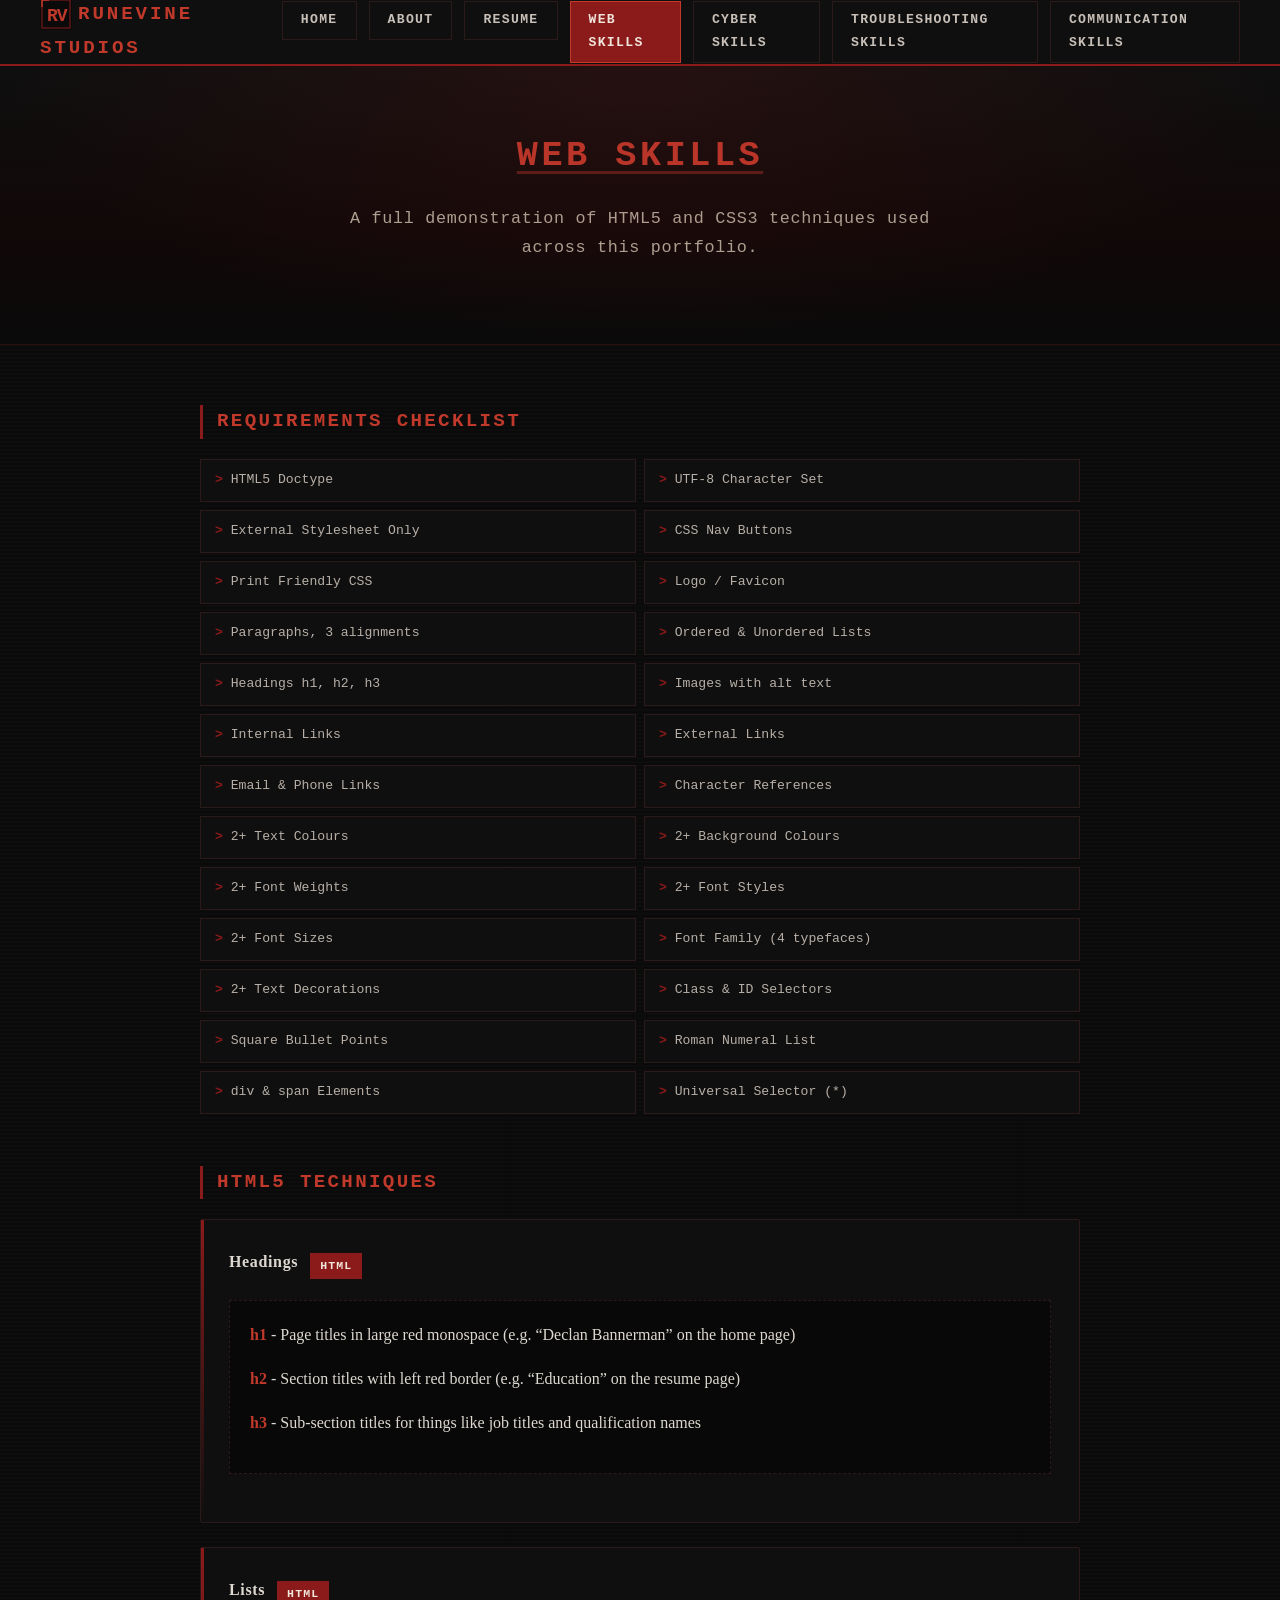
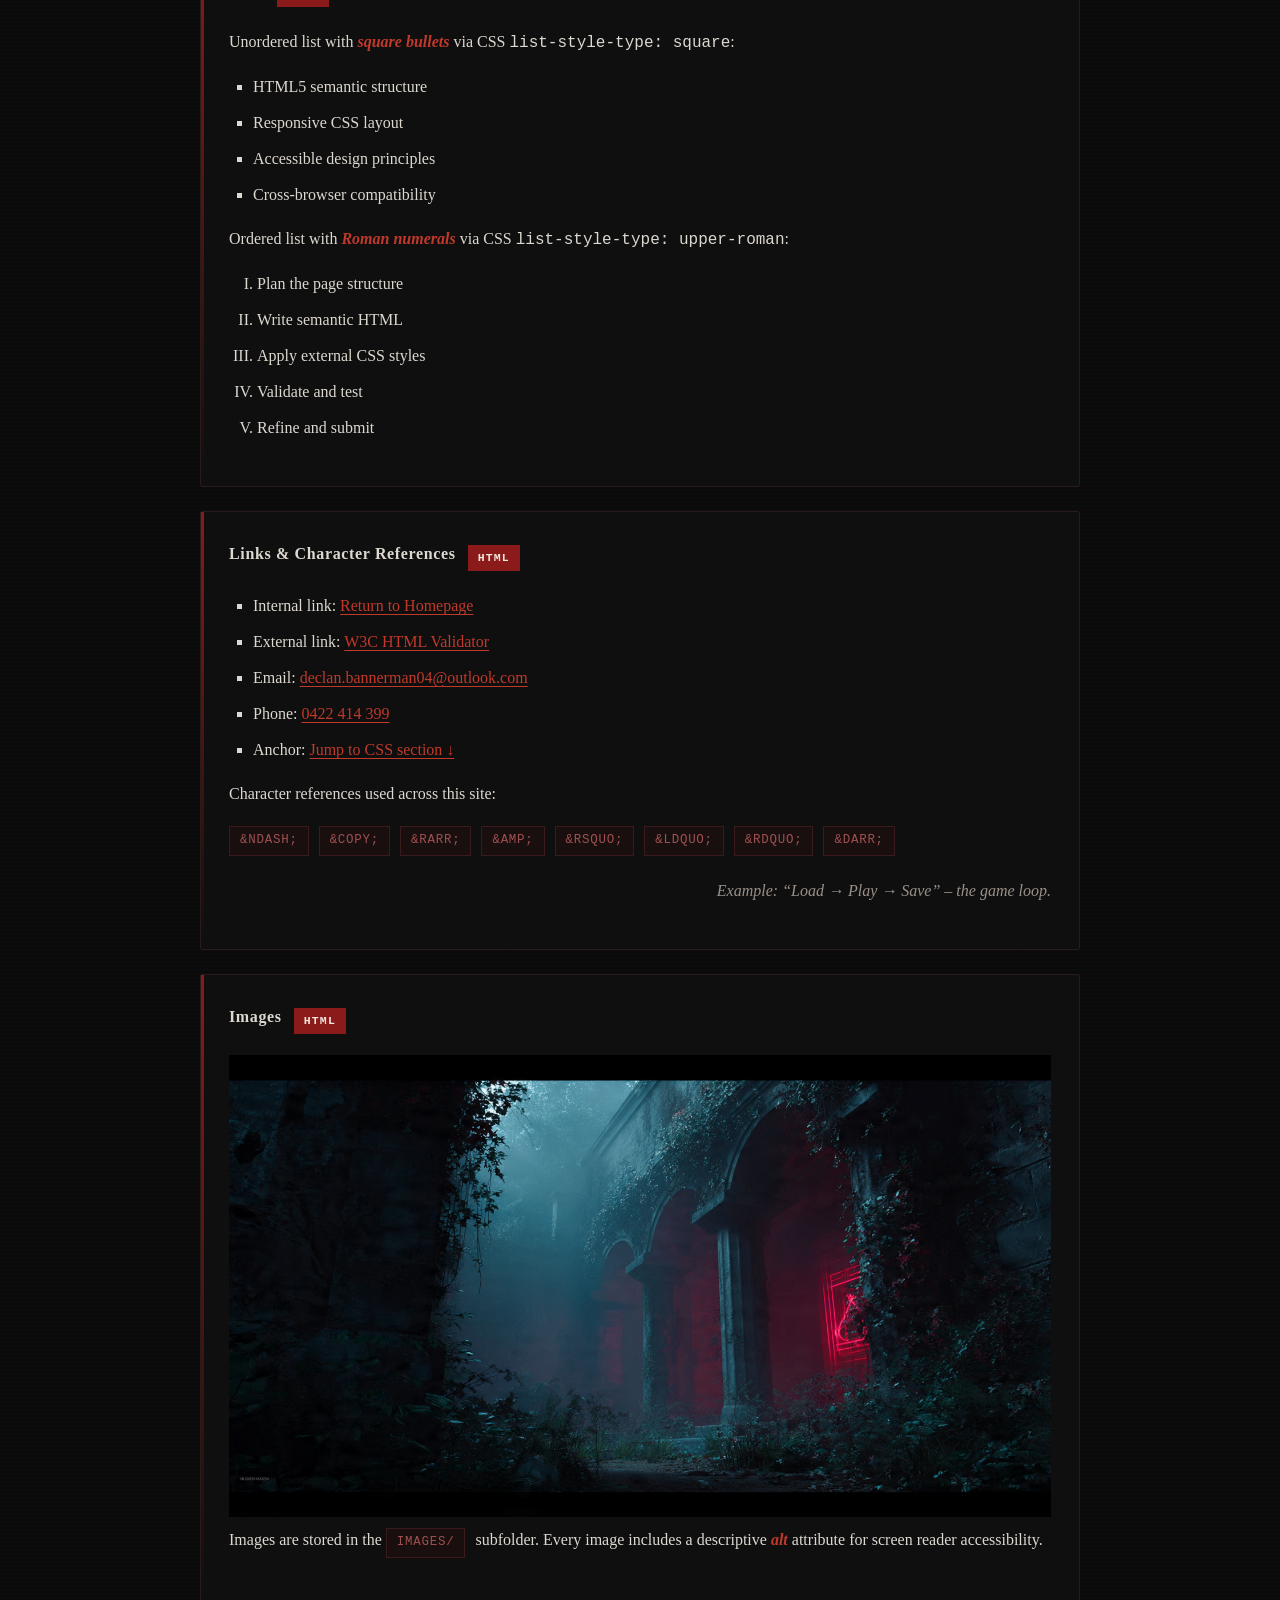
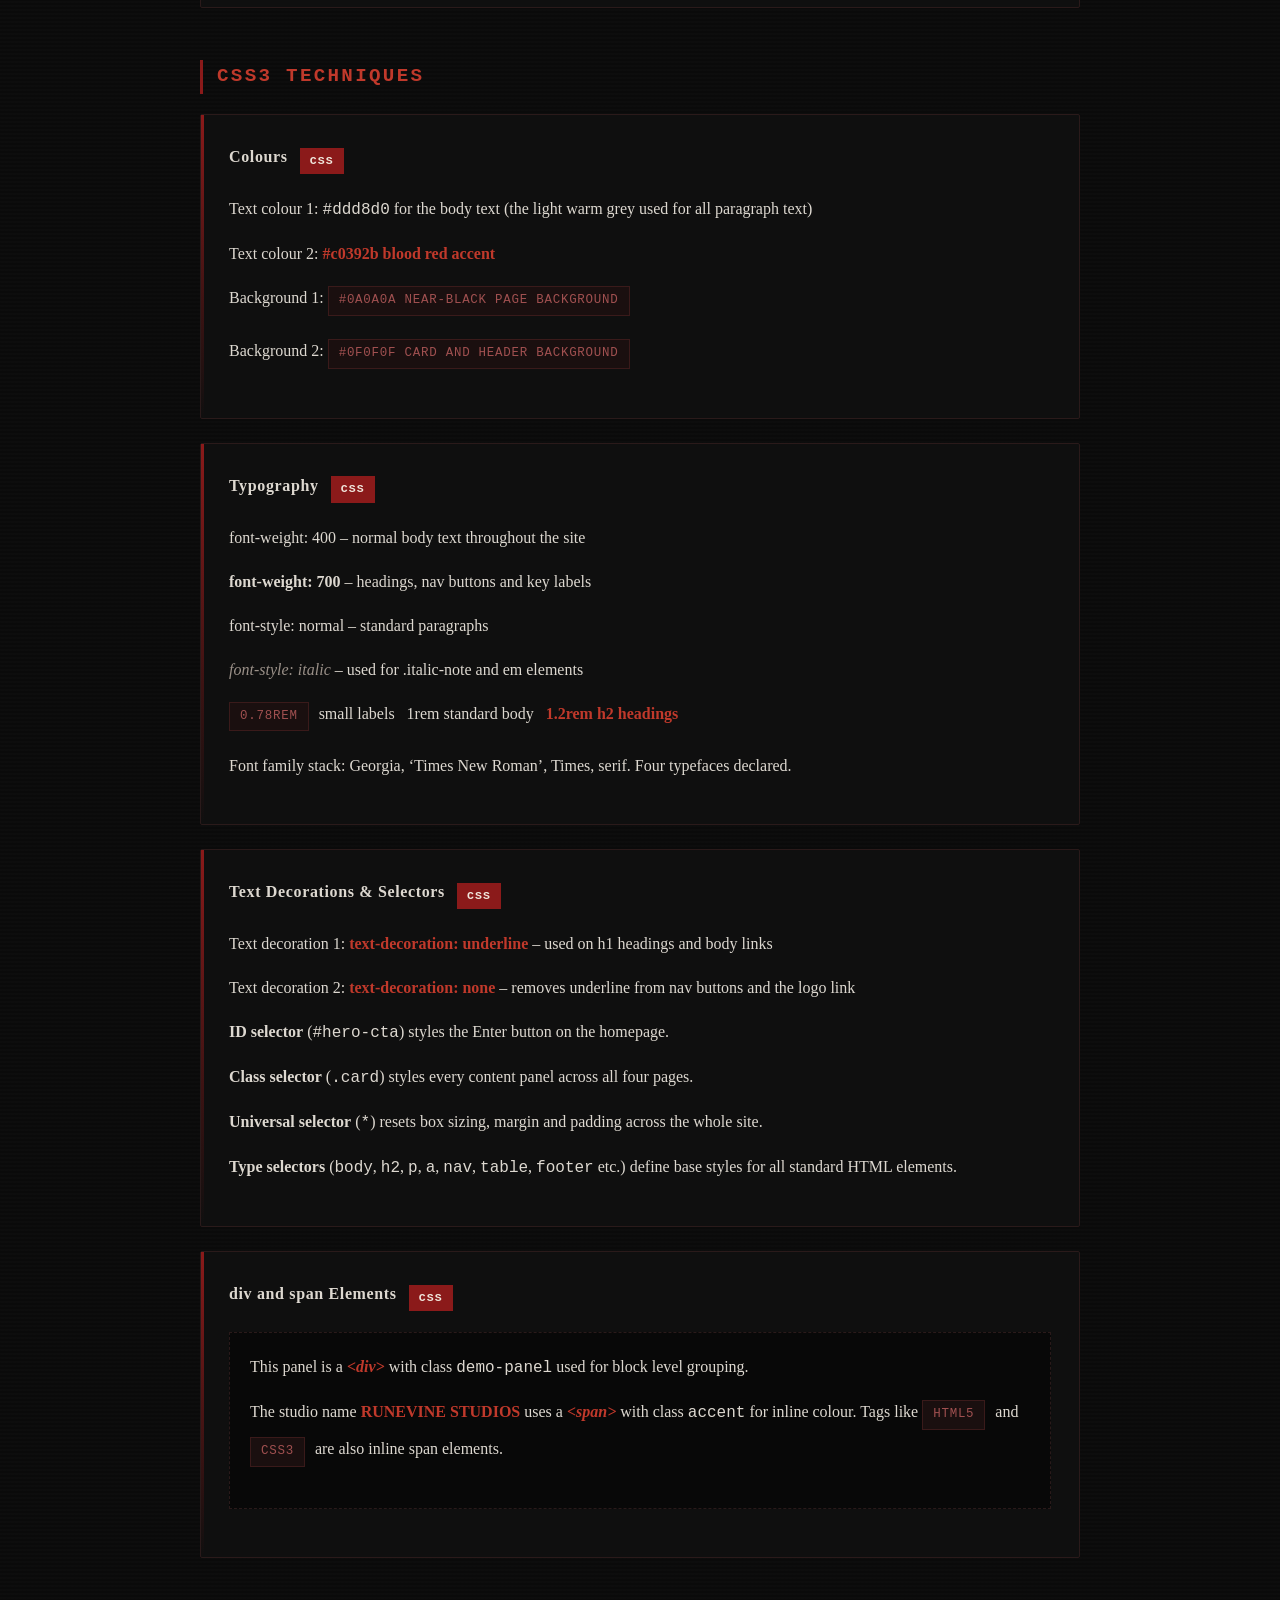
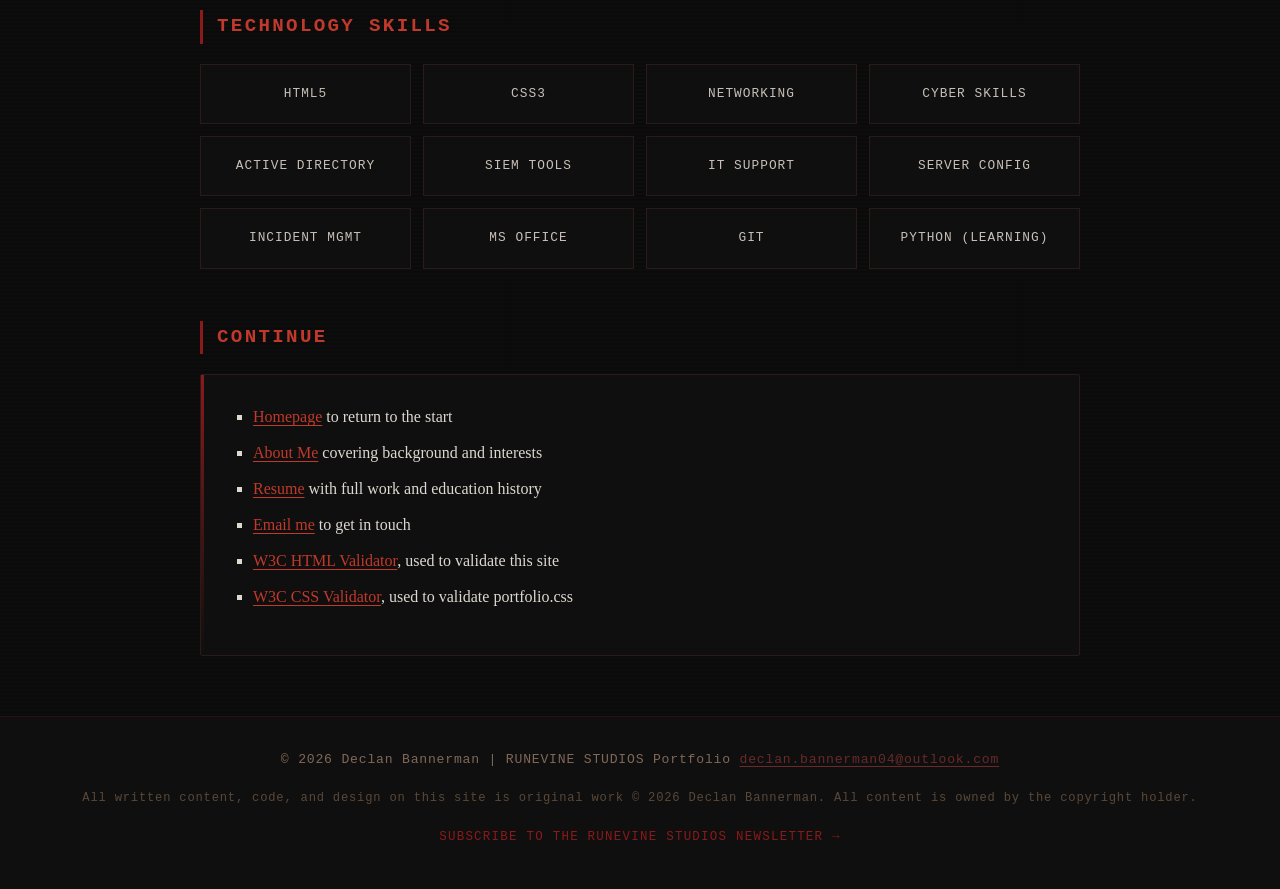
<file: db_A4_web_skills.html>
<!DOCTYPE html>
<!--
  db_A4_web_skills.html
  Declan Bannerman, April 2026
  this page demonstrates all the HTML and CSS techniques required for the assessment
  A3: internal stylesheet removed, nav buttons, favicon, logo, print css, copyright footer added
-->
<html lang="en">
<head>
  <meta charset="UTF-8">
  <meta name="viewport" content="width=device-width, initial-scale=1.0">
  <title>Web Skills | Declan Bannerman &ndash; RUNEVINE STUDIOS</title>

  <!-- base styles in portfolio.css -->
  <!-- A3: favicon that appears on the browser tab -->
  <link rel="icon" type="image/svg+xml" href="images/logo.svg">
  <link rel="stylesheet" href="css/portfolio.css">
</head>
<body>

  <!-- header is same as all other pages -->
  <header>
    <nav>
      <a href="index.html" class="nav-logo">
        <!-- A3: logo image in nav -->
        <img src="images/logo.svg" alt="RUNEVINE STUDIOS logo" class="site-logo">Runevine Studios
      </a>
      <ul>
        <li><a href="index.html">Home</a></li>
        <li><a href="db_A4_about.html">About</a></li>
        <li><a href="db_A4_resume.html">Resume</a></li>
        <li><a href="db_A4_web_skills.html" class="active">Web Skills</a></li>
        <li><a href="db_A4_cybersecurity_skills.html">Cyber Skills</a></li>
        <li><a href="db_A4_problem_solving_skills.html">Troubleshooting Skills</a></li>
        <li><a href="db_A4_communication_skills.html">Communication Skills</a></li>
      </ul>
    </nav>
  </header>

  <!-- A3: .hero-inner reduces padding instead of inline style on h1 -->
  <section class="hero hero-inner">
    <h1>Web Skills</h1>
    <p>A full demonstration of HTML5 and CSS3 techniques used across this portfolio.</p>
  </section>

  <main>

    <!-- checklist at the top to make it easy to see whats been  covered at a glance -->
    <div class="section-block">
      <h2>Requirements Checklist</h2>
      <div class="checklist-grid">
        <div class="check-item">HTML5 Doctype</div>
        <div class="check-item">UTF-8 Character Set</div>
        <div class="check-item">External Stylesheet Only</div>
        <div class="check-item">CSS Nav Buttons</div>
        <div class="check-item">Print Friendly CSS</div>
        <div class="check-item">Logo / Favicon</div>
        <div class="check-item">Paragraphs, 3 alignments</div>
        <div class="check-item">Ordered &amp; Unordered Lists</div>
        <div class="check-item">Headings h1, h2, h3</div>
        <div class="check-item">Images with alt text</div>
        <div class="check-item">Internal Links</div>
        <div class="check-item">External Links</div>
        <div class="check-item">Email &amp; Phone Links</div>
        <div class="check-item">Character References</div>
        <div class="check-item">2+ Text Colours</div>
        <div class="check-item">2+ Background Colours</div>
        <div class="check-item">2+ Font Weights</div>
        <div class="check-item">2+ Font Styles</div>
        <div class="check-item">2+ Font Sizes</div>
        <div class="check-item">Font Family (4 typefaces)</div>
        <div class="check-item">2+ Text Decorations</div>
        <div class="check-item">Class &amp; ID Selectors</div>
        <div class="check-item">Square Bullet Points</div>
        <div class="check-item">Roman Numeral List</div>
        <div class="check-item">div &amp; span Elements</div>
        <div class="check-item">Universal Selector (*)</div>
      </div>
    </div>

    <!-- HTML technique demos with each one being a separate card -->
    <div class="section-block">
      <h2>HTML5 Techniques</h2>

      <!-- headings demo  with all three levels shown inside a demo panel -->
      <div class="card">
        <div class="category-header">
          <h3>Headings</h3>
          <span class="category-badge">HTML</span>
        </div>
        <!-- A3: headings shown as description rather than inline-styled elements -->
        <div class="demo-panel">
          <p class="left"><span class="accent">h1</span> - Page titles in large red monospace (e.g. &ldquo;Declan Bannerman&rdquo; on the home page)</p>
          <p class="left"><span class="accent">h2</span> - Section titles with left red border (e.g. &ldquo;Education&rdquo; on the resume page)</p>
          <p class="left"><span class="accent">h3</span> - Sub-section titles for things like job titles and qualification names</p>
        </div>
      </div>

      <!-- lists have both types shown here. bullets and numbering handled in portfolio.css -->
      <div class="card">
        <div class="category-header">
          <h3>Lists</h3>
          <span class="category-badge">HTML</span>
        </div>
        <p class="left">Unordered list with
           <span class="highlight">square bullets</span>
           via CSS <code>list-style-type: square</code>:</p>
        <ul class="content-list">
          <li>HTML5 semantic structure</li>
          <li>Responsive CSS layout</li>
          <li>Accessible design principles</li>
          <li>Cross&#8209;browser compatibility</li>
        </ul>

        <p class="left">Ordered list with
           <span class="highlight">Roman numerals</span>
           via CSS <code>list-style-type: upper-roman</code>:</p>
        <ol class="content-list">
          <li>Plan the page structure</li>
          <li>Write semantic HTML</li>
          <li>Apply external CSS styles</li>
          <li>Validate and test</li>
          <li>Refine and submit</li>
        </ol>
      </div>

      <!-- links with all four types covered here. meaning internal, external, email and also phone -->
      <div class="card">
        <div class="category-header">
          <h3>Links &amp; Character References</h3>
          <span class="category-badge">HTML</span>
        </div>
        <ul class="content-list">
          <li>Internal link: <a href="index.html">Return to Homepage</a></li>
          <li>External link: <a href="https://validator.w3.org" target="_blank" rel="noopener">W3C HTML Validator</a></li>
          <li>Email: <a href="mailto:declan.bannerman04@outlook.com">declan.bannerman04@outlook.com</a></li>
          <li>Phone: <a href="tel:+61422414399">0422 414 399</a></li>
          <li>Anchor: <a href="#css-section">Jump to CSS section &darr;</a></li>
        </ul>
        <p class="left">Character references used across this site:</p>
        <p class="left">
          <span class="tag">&amp;ndash;</span>
          <span class="tag">&amp;copy;</span>
          <span class="tag">&amp;rarr;</span>
          <span class="tag">&amp;amp;</span>
          <span class="tag">&amp;rsquo;</span>
          <span class="tag">&amp;ldquo;</span>
          <span class="tag">&amp;rdquo;</span>
          <span class="tag">&amp;darr;</span>
        </p>
        <!-- right aligned so as to show that alignment -->
        <p class="right">
          <em class="italic-note">
            Example: &ldquo;Load &rarr; Play &rarr; Save&rdquo; &ndash; the game loop.
          </em>
        </p>
      </div>

      <!-- images with the banner hidden via onerror if the file hasnt been added yet -->
      <div class="card">
        <div class="category-header">
          <h3>Images</h3>
          <span class="category-badge">HTML</span>
        </div>
        <!-- banner image. hidden if file missing -->
        <img src="images/runevine-banner.png"
             alt="RUNEVINE STUDIOS atmospheric game environment banner"
             onerror="this.style.display='none'">
        <p class="left">Images are stored in the
           <span class="tag">images/</span> subfolder. Every image includes
           a descriptive <span class="highlight">alt</span> attribute for
           screen reader accessibility.</p>
      </div>

    </div>

    <!-- CSS demos section with anchor id  linked from the anchor link within the links demo above -->
    <div class="section-block" id="css-section">
      <h2>CSS3 Techniques</h2>

      <!-- colours showing both the text colours and both the background colours used on the site -->
      <div class="card">
        <div class="category-header">
          <h3>Colours</h3>
          <span class="category-badge">CSS</span>
        </div>
        <!-- A3: colour swatches use CSS classes instead of inline styles -->
        <p class="left">Text colour 1: <code>#ddd8d0</code> for the body text (the light warm grey used for all paragraph text)</p>
        <p class="left">Text colour 2: <span class="accent">#c0392b blood red accent</span></p>
        <p class="left">Background 1: <span class="tag">#0a0a0a near-black page background</span></p>
        <p class="left">Background 2: <span class="tag">#0f0f0f card and header background</span></p>
      </div>

      <!-- typographyof the font weights and styles. showcases the sizes and the full font family stack -->
      <div class="card">
        <div class="category-header">
          <h3>Typography</h3>
          <span class="category-badge">CSS</span>
        </div>
        <!-- A3: typography shown via existing CSS classes instead of inline styles -->
        <p class="left">font-weight: 400 &ndash; normal body text throughout the site</p>
        <p class="left"><strong>font-weight: 700</strong> &ndash; headings, nav buttons and key labels</p>
        <p class="left">font-style: normal &ndash; standard paragraphs</p>
        <p class="left"><em>font-style: italic</em> &ndash; used for .italic-note and em elements</p>
        <p class="left"><span class="tag">0.78rem</span> small labels &nbsp; 1rem standard body &nbsp; <span class="accent">1.2rem h2 headings</span></p>
        <p class="left">Font family stack: Georgia, &lsquo;Times New Roman&rsquo;, Times, serif. Four typefaces declared.</p>
      </div>

      <!-- the selectors and decorations, the covers class, the id, the universal and type selectors. -->
      <div class="card">
        <div class="category-header">
          <h3>Text Decorations &amp; Selectors</h3>
          <span class="category-badge">CSS</span>
        </div>
        <!-- A3: text decorations shown as descriptions instead of inline-styled spans -->
        <p class="left">Text decoration 1: <span class="accent">text-decoration: underline</span> &ndash; used on h1 headings and body links</p>
        <p class="left">Text decoration 2: <span class="accent">text-decoration: none</span> &ndash; removes underline from nav buttons and the logo link</p>
        <p class="left">
          <strong>ID selector</strong> (<code>#hero-cta</code>)
          styles the Enter button on the homepage.
        </p>
        <p class="left">
          <strong>Class selector</strong> (<code>.card</code>)
          styles every content panel across all four pages.
        </p>
        <p class="left">
          <strong>Universal selector</strong> (<code>*</code>)
          resets box sizing, margin and padding across the whole site.
        </p>
        <p class="left">
          <strong>Type selectors</strong>
          (<code>body</code>, <code>h2</code>, <code>p</code>, <code>a</code>,
          <code>nav</code>, <code>table</code>, <code>footer</code> etc.)
          define base styles for all standard HTML elements.
        </p>
      </div>

      <!-- div and span. the demo panel itself is the div example, spans are inline inside it -->
      <div class="card">
        <div class="category-header">
          <h3>div and span Elements</h3>
          <span class="category-badge">CSS</span>
        </div>
        <div class="demo-panel">
          <p class="left">This panel is a
             <span class="highlight">&lt;div&gt;</span> with class
             <code>demo-panel</code> used for block level grouping.</p>
          <p class="left">The studio name
             <span class="accent">RUNEVINE STUDIOS</span> uses a
             <span class="highlight">&lt;span&gt;</span> with class
             <code>accent</code> for inline colour. Tags like
             <span class="tag">HTML5</span> and
             <span class="tag">CSS3</span> are also inline span elements.</p>
        </div>
      </div>

    </div>

    <!-- skills grid uses the .skills-grid class from portfolio.css -->
    <div class="section-block">
      <h2>Technology Skills</h2>
      <div class="skills-grid">
        <div class="skill-item">HTML5</div>
        <div class="skill-item">CSS3</div>
        <div class="skill-item">Networking</div>
        <div class="skill-item">Cyber Skills</div>
        <div class="skill-item">Active Directory</div>
        <div class="skill-item">SIEM Tools</div>
        <div class="skill-item">IT Support</div>
        <div class="skill-item">Server Config</div>
        <div class="skill-item">Incident Mgmt</div>
        <div class="skill-item">MS Office</div>
        <div class="skill-item">Git</div>
        <div class="skill-item">Python (learning)</div>
      </div>
    </div>

    <!-- navigation links at the bottom. includes both internal and the external links -->
    <div class="section-block">
      <h2>Continue</h2>
      <div class="card">
        <ul class="content-list">
          <li><a href="index.html">Homepage</a> to return to the start</li>
          <li><a href="db_A4_about.html">About Me</a> covering background and interests</li>
          <li><a href="db_A4_resume.html">Resume</a> with full work and education history</li>
          <li><a href="mailto:declan.bannerman04@outlook.com">Email me</a> to get in touch</li>
          <li>
            <a href="https://validator.w3.org" target="_blank" rel="noopener">
              W3C HTML Validator</a>, used to validate this site
          </li>
          <li>
            <a href="https://jigsaw.w3.org/css-validator/" target="_blank" rel="noopener">
              W3C CSS Validator</a>, used to validate portfolio.css
          </li>
        </ul>
      </div>
    </div>

  </main>

  <footer>
    <p>&copy; 2026 Declan Bannerman | RUNEVINE STUDIOS Portfolio
       <a href="mailto:declan.bannerman04@outlook.com">declan.bannerman04@outlook.com</a>
    </p>
    <!-- A3: copyright and permissions notice -->
    <p class="footer-copyright">
      All written content, code, and design on this site is original work
      &copy; 2026 Declan Bannerman. All content is owned by the copyright holder.
    </p>
      <p class="footer-newsletter"><a href="db_A4_newsletter_form.html" target="_blank">Subscribe to the RUNEVINE STUDIOS Newsletter &rarr;</a></p>
  </footer>

</body>
</html>
</file>
<file: css/portfolio.css>
/*
  portfolio.css
  Declan Bannerman, March 2026
  shared styles for all four pages with dark theme inspired by survival horror games
*/

/* reset */
* {
  box-sizing: border-box;
  margin: 0;
  padding: 0;
}

/* the body base */
body {
  font-family: 'Georgia', 'Times New Roman', Times, serif; /* the four typefaces */
  font-size: 16px;
  font-weight: 400;              /* normal weight */
  background-color: #0a0a0a;    /* the page bg */
  color: #ddd8d0;                /* body text. */
  line-height: 1.75;
  /* subtle scanline texture thats barely visible but does add depth when  at close range */
  background-image:
    repeating-linear-gradient(
      0deg,
      transparent,
      transparent 2px,
      rgba(255,255,255,0.012) 2px,
      rgba(255,255,255,0.012) 4px
    );
}

/* the header as well as the nav */
header {
  background-color: #0f0f0f;    /* header bg. */
  border-bottom: 2px solid #8b1a1a;
  padding: 0 40px;
  position: sticky;
  top: 0;
  z-index: 100;
}

nav {
  display: flex;
  align-items: center;
  justify-content: space-between;
  height: 64px;
}

/* logo stays red and uppercase so as to match the overall terminal feel of the site thusfar */
.nav-logo {
  font-family: 'Courier New', Courier, 'Lucida Console', monospace;
  font-size: 1.2rem;
  font-weight: 700;             /* bold */
  color: #c0392b;               /* the red accent */
  text-decoration: none;        /* no underline */
  letter-spacing: 0.15em;
  text-transform: uppercase;
}

/* A3: adds the nav links that now are styled as css buttons with border as well as background and padding. the active class also is able to fill the background now so as to mark the current page properly. */
nav ul {
  list-style: none;
  display: flex;
  gap: 12px;
}

nav ul li a {
  display: inline-block;
  color: #c8c0b8;
  text-decoration: none;
  font-size: 0.82rem;
  font-weight: 700;
  letter-spacing: 0.1em;
  text-transform: uppercase;
  font-family: 'Courier New', Courier, 'Lucida Console', monospace;
  /* the button appearance. border + padding is what makes it a button rather than a plain link */
  padding: 7px 18px;
  border: 1px solid #2a1a1a;
  background-color: transparent;
  transition: background-color 0.2s, color 0.2s, border-color 0.2s;
}

nav ul li a:hover {
  color: #c0392b;
  border-color: #8b1a1a;
  background-color: #0f0808;
  text-decoration: none;
}

/* filled red background marks the current page */
nav ul li a.active {
  color: #f0e6dc;
  background-color: #8b1a1a;
  border-color: #c0392b;
}

/* the hero */
.hero {
  background: linear-gradient(180deg, #0f0f0f 0%, #110808 60%, #0a0a0a 100%);
  padding: 100px 40px 80px;
  text-align: center;
  border-bottom: 1px solid #2a1010;
  position: relative;
  overflow: hidden;
}

/* the ::before add the soft red glow right behind the hero text without actually touching the html */
.hero::before {
  content: '';
  position: absolute;
  inset: 0;
  background: radial-gradient(ellipse at center top, rgba(139,26,26,0.18) 0%, transparent 70%);
  pointer-events: none;
}

/* A3 change: the inner pages use .hero-inner which means a reduction so far as the padding goes instead of inline style on h1 */
.hero-inner {
  padding: 60px 40px 50px;
}

.hero h1 {
  font-family: 'Courier New', Courier, 'Lucida Console', monospace;
  font-size: 3rem;
  font-weight: 700;
  color: #c0392b;               /* red */
  letter-spacing: 0.06em;
  text-transform: uppercase;
  margin-bottom: 16px;
  text-decoration: underline;   /* underline on h1 only wherein the colour is muted so that it doesnt overpower. */
  text-underline-offset: 6px;
  text-decoration-color: rgba(192,57,43,0.4);
}

/* A3: the inner page for the h1 is scaled down via the class instead of via the inline style */
.hero-inner h1 {
  font-size: 2.2rem;
  letter-spacing: 0.1em;
}

/* A3 hero label gets moved here from the index.html  stylesheet */
.hero-label {
  font-family: 'Courier New', Courier, monospace;
  font-size: 0.78rem;
  color: #6a2a2a;
  letter-spacing: 0.22em;
  text-transform: uppercase;
  margin-bottom: 18px;
  display: block;
}

.hero p {
  font-size: 1.05rem;
  color: #b0a898;
  max-width: 600px;
  margin: 0 auto 32px;
  text-align: center;           /* the hero paragraph is centered and differs from the left and right used elsewhere */
  font-family: 'Courier New', Courier, 'Lucida Console', monospace;
  letter-spacing: 0.04em;
}

/* the main wrapper */
main {
  max-width: 960px;
  margin: 60px auto;
  padding: 0 40px;
}

/* the headings. */
h2 {
  font-family: 'Courier New', Courier, 'Lucida Console', monospace;
  font-size: 1.2rem;
  font-weight: 700;
  color: #c0392b;
  margin-bottom: 20px;
  text-transform: uppercase;
  letter-spacing: 0.12em;
  /* the left border acts as a section marker sublty without the need for a full divider */
  border-left: 3px solid #8b1a1a;
  padding-left: 14px;
}

h3 {
  font-size: 1rem;
  font-weight: 700;
  color: #ddd8d0;
  margin-bottom: 8px;
  letter-spacing: 0.04em;
}

/* paragraph alignments */
p {
  margin-bottom: 16px;
}

p.left {
  text-align: left;             /* left */
}

p.right {
  text-align: right;            /* right */
}

p.justify {
  text-align: justify;
}

/* lists with square bullets and roman numerals are both set here. these override the browser defaults which would just use the disc and decimal */
ul.content-list {
  list-style-type: square;      /* square */
  padding-left: 24px;
  margin-bottom: 16px;
}

ul.content-list li {
  margin-bottom: 8px;
  color: #ddd8d0;
}

ol.content-list {
  list-style-type: upper-roman; /* the roman numerals */
  padding-left: 28px;
  margin-bottom: 16px;
}

ol.content-list li {
  margin-bottom: 8px;
  color: #ddd8d0;
}

/* the links */
a {
  color: #c0392b;
  text-decoration: underline;
  text-underline-offset: 3px;
}

a:hover {
  color: #e74c3c;
  text-decoration: none;
}

/* #hero cta button */
#hero-cta {
  display: inline-block;
  background-color: transparent;
  color: #c0392b;
  border: 1px solid #8b1a1a;
  padding: 13px 36px;
  font-family: 'Courier New', Courier, 'Lucida Console', monospace;
  font-size: 0.88rem;
  font-weight: 700;
  font-style: normal;
  letter-spacing: 0.14em;
  text-transform: uppercase;
  text-decoration: none;        /* no underline. */
  transition: background-color 0.2s, color 0.2s, border-color 0.2s;
}

#hero-cta:hover {
  background-color: #8b1a1a;
  color: #f0e6dc;
  border-color: #c0392b;
  text-decoration: none;
}

/* .card  panel */
.card {
  background-color: #0f0f0f;
  border: 1px solid #2a1a1a;
  border-radius: 2px;
  padding: 28px;
  margin-bottom: 24px;
  position: relative;
}

/* the ::before pseudo element draws a red gradient strip on each card so as to keep the theme consistent without needing to add extra html */
.card::before {
  content: '';
  position: absolute;
  top: 0; left: 0;
  width: 3px; height: 100%;
  background: linear-gradient(180deg, #8b1a1a, transparent);
}

.card:hover {
  border-color: #4a1a1a;
}

/* .highlight is used on names and key terms because the red + italic makes them stand out. */
.highlight {
  color: #c0392b;
  font-weight: 700;
  font-style: italic;           /* italic */
}

/* em and .italic-note are used for quotes and asides with a slightly muted colour so that they sit back */
em, .italic-note {
  font-style: italic;           /* italic */
  color: #9a9088;
}

/* section block just adds cthe onsistent bottom spacing between all of the main sections for clarity of the viewer */
div.section-block {
  margin-bottom: 52px;
}

/* .accent is used inline for things like the company names and the key terms in the body text. */
span.accent {
  color: #c0392b;
  font-weight: 700;
}

/* .tag is used for the genre labels and the skill tag. its styled so as to look like HUD elements */
span.tag {
  background-color: #1a0f0f;
  color: #a05050;
  font-family: 'Courier New', Courier, 'Lucida Console', monospace;
  font-size: 0.78rem;
  padding: 3px 10px;
  border: 1px solid #3a1a1a;
  margin-right: 6px;
  display: inline-block;
  margin-bottom: 5px;
  letter-spacing: 0.06em;
  text-transform: uppercase;
}

/* the skills grid fills available width as well as wraps automatically with min 180px per cell */
.skills-grid {
  display: grid;
  grid-template-columns: repeat(auto-fill, minmax(180px, 1fr));
  gap: 12px;
  margin-bottom: 32px;
}

.skill-item {
  background-color: #0f0f0f;
  border: 1px solid #2a1a1a;
  padding: 18px 14px;
  text-align: center;
  font-family: 'Courier New', Courier, 'Lucida Console', monospace;
  font-size: 0.8rem;
  color: #c8c0b8;
  letter-spacing: 0.08em;
  text-transform: uppercase;
  transition: border-color 0.2s, color 0.2s;
}

.skill-item:hover {
  border-color: #8b1a1a;
  color: #c9bfb0;
}

/* timeline entries use a left border as the track while also being setup so that the ::before diamond is able to sit on that border line. */
.timeline-entry {
  border-left: 1px solid #3a1a1a;
  padding-left: 20px;
  margin-bottom: 32px;
  position: relative;
}

/* the diamond shaped marker thats been added on the timeline */
.timeline-entry::before {
  content: '';
  width: 8px;
  height: 8px;
  background-color: #8b1a1a;
  position: absolute;
  left: -5px;
  top: 6px;
  transform: rotate(45deg);    /* the rotated square becomes a diamond and fits the dark theme considerably better than a circle wouldve */
}

.timeline-date {
  font-family: 'Courier New', Courier, 'Lucida Console', monospace;
  font-size: 0.78rem;
  color: #8a5050;
  font-weight: 700;
  margin-bottom: 4px;
  text-transform: uppercase;
  letter-spacing: 0.1em;
}

/* the footer containment*/
footer {
  background-color: #0f0f0f;
  border-top: 1px solid #2a1010;
  padding: 32px 40px;
  text-align: center;
  color: #806858;
  font-size: 0.82rem;
  font-family: 'Courier New', Courier, 'Lucida Console', monospace;
  letter-spacing: 0.06em;
}

footer a {
  color: #6a2a2a;
}

footer a:hover {
  color: #c0392b;
}

/* A3: copyright notice line within the footer */
.footer-copyright {
  margin-top: 8px;
  font-size: 0.76rem;
  color: #5a4838;
}

/* images */
img {
  max-width: 100%;
}

/* profile photo gets a slight desaturation to better fit the dark palette and be more consistent. */
.profile-img {
  width: 160px;
  height: 160px;
  border: 2px solid #3a1a1a;
  object-fit: cover;
  display: block;
  margin: 0 auto 20px;
  filter: grayscale(20%) contrast(1.1);
}

/* A3: logo image that appears in the nav bar on every page */
.site-logo {
  height: 32px;
  width: 32px;
  vertical-align: middle;
  margin-right: 6px;
}

/* the tables are used for the references section thats on the resume page */
table {
  width: 100%;;
  border-collapse: collapse;
  margin-bottom: 24px;
  font-size: 0.92rem;
}

th {
  background-color: #1a0f0f;
  color: #c0392b;
  padding: 10px 14px;
  text-align: left;
  border-bottom: 1px solid #3a1a1a;
  font-family: 'Courier New', Courier, 'Lucida Console', monospace;
  font-weight: 700;
  font-size: 0.82rem;
  text-transform: uppercase;
  letter-spacing: 0.08em;
}

td {
  padding: 10px 14px;
  border-bottom: 1px solid #1e1412;
  color: #ddd8d0;
}

/* alternate row shading so the table rows are easier to scan */
tr:nth-child(even) td {
  background-color: #0d0a09;
}

/* hr */
hr {
  border: none;
  border-top: 1px solid #2a1a1a;
  margin: 28px 0;
}

/* A3: has been moved from index.html internal stylesheet */
.company-banner {
  background-color: #0f0f0f;
  border: 1px solid #2a1a1a;
  border-top: 2px solid #8b1a1a;
  padding: 40px;
  text-align: center;
  margin: 48px 0;
  position: relative;
}

.company-banner h2 {
  border: none;
  padding-left: 0;
  font-size: 1.4rem;
  margin-bottom: 16px;
}

.company-banner p {
  text-align: center;
  max-width: 580px;
  margin: 0 auto;
  color: #a89888;
  font-size: 0.95rem;
}

.genre-row {
  display: flex;
  justify-content: center;
  gap: 10px;
  flex-wrap: wrap;
  margin-top: 20px;
}

/* three studio pillars */
.pillars-row {
  display: grid;
  grid-template-columns: repeat(3, 1fr);
  gap: 16px;
  margin-bottom: 48px;
}

.pillar-card {
  background-color: #0f0f0f;
  border: 1px solid #2a1a1a;
  padding: 28px 22px;
  position: relative;
  overflow: hidden;
}

/* the red gradient line going along the bottom  of each pillar. */
.pillar-card::after {
  content: '';
  position: absolute;
  bottom: 0; left: 0;
  width: 100%; height: 2px;
  background: linear-gradient(90deg, #8b1a1a, transparent);
}

.pillar-card h3 {
  color: #c0392b;
  font-family: 'Courier New', Courier, monospace;
  font-size: 0.88rem;
  letter-spacing: 0.1em;
  text-transform: uppercase;
  margin-bottom: 10px;
}

.pillar-card p {
  text-align: left;
  font-size: 0.88rem;
  color: #b8b0a8;
}

.pillar-icon {
  font-size: 1.6rem;
  margin-bottom: 12px;
  display: block;
}

/* a3: moved over from the db_A2_about.html internal stylesheet to here */

/* bio layout wherein photo column is fixed at 190px. text fills the rest */
.bio-layout {
  display: grid;
  grid-template-columns: 190px 1fr;
  gap: 36px;
  align-items: start;
}

/* a bit of breathing room before the skill tags. */
.tags-row { margin-top: 14px; }

/* the values sit in a 2x2 grid so as to look cleaner than a list would for this kind of content */
.values-grid {
  display: grid;
  grid-template-columns: 1fr 1fr;
  gap: 14px;
}

.value-item {
  background-color: #0f0f0f;
  border: 1px solid #2a1a1a;
  border-left: 3px solid #8b1a1a;
  padding: 16px 20px;
}

.value-item h3 {
  color: #c0392b;
  font-size: 0.88rem;
  font-family: 'Courier New', Courier, monospace;
  text-transform: uppercase;
  letter-spacing: 0.08em;
  margin-bottom: 6px;
}

.value-item p {
  font-size: 0.88rem;
  color: #b0aaa2;
  text-align: left;
}

/* A3: replaces the inline style="" on the bio name as well as the subtitle paragraphs too*/
.bio-name {
  text-align: center;
  font-size: 0.85rem;
  font-family: 'Courier New', monospace;
  letter-spacing: 0.06em;
}

.bio-subtitle {
  text-align: center;
  font-size: 0.78rem;
  color: #6a5a50;
  font-family: 'Courier New', monospace;
  text-transform: uppercase;
  letter-spacing: 0.08em;
}

/* A3, has been changed from the db_A2_resume.html internal stylesheet, moved. */

/* main layout wherein the left column gets all the leftover space and sidebar is fixed  at 270px */
.resume-grid {
  display: grid;
  grid-template-columns: 1fr 270px;
  gap: 40px;
  align-items: start;
}

.sidebar {
  background-color: #0f0f0f;
  border: 1px solid #2a1a1a;
  border-top: 2px solid #8b1a1a;
  padding: 26px;
}

.sidebar h3 {
  color: #c0392b;
  font-family: 'Courier New', Courier, monospace;
  font-size: 0.82rem;
  text-transform: uppercase;
  letter-spacing: 0.1em;
  border-bottom: 1px solid #2a1a1a;
  padding-bottom: 8px;
  margin-bottom: 16px;
}

/* the skill bars, bg track + the coloured fill. fill width is set inline per skill. */
.prof-bar-bg {
  background-color: #1a0f0f;
  height: 4px;
  margin-bottom: 14px;
}

.prof-bar-fill {
  background-color: #8b1a1a;
  height: 4px;
  transition: width 0.3s;
}

.prof-label {
  display: flex;
  justify-content: space-between;
  font-size: 0.8rem;
  color: #b8b0a8;
  margin-bottom: 4px;
  font-family: 'Courier New', Courier, monospace;
  text-transform: uppercase;
  letter-spacing: 0.06em;
}

/* A3: width classes there to replace the inline style on each of the bar fills */
.bar-90 { width: 90%; }
.bar-85 { width: 85%; }
.bar-80 { width: 80%; }
.bar-75 { width: 75%; }
.bar-70 { width: 70%; }

/* the sidebar nav buttons let you move between pages without having to have gone back to the top */
.nav-btn {
  display: block;
  border: 1px solid #3a1a1a;
  color: #6a4040;
  text-align: center;
  padding: 10px;
  text-decoration: none;
  font-size: 0.78rem;
  margin-top: 10px;
  font-family: 'Courier New', Courier, monospace;
  text-transform: uppercase;
  letter-spacing: 0.08em;
  transition: border-color 0.2s, color 0.2s;
}

.nav-btn:hover {
  border-color: #8b1a1a;
  color: #c0392b;
  text-decoration: none;
}

/* A3 was from db_A2_web_skills.html internal stylesheet and has been moved */

/* code blocks only appear on this page so as to keep them local rather than adding to portfolio.css */
.code-block {
  background-color: #080808;
  border: 1px solid #2a1a1a;
  border-left: 3px solid #8b1a1a;
  padding: 18px 22px;
  font-family: 'Courier New', Courier, monospace;
  font-size: 0.82rem;
  color: #8b3a3a;
  overflow-x: auto;
  margin-bottom: 16px;
  white-space: pre;
  line-height: 1.6;
}

/* sits at the top of each demo card, flex row with the badge on the right */
.category-header {
  display: flex;
  align-items: center;
  gap: 12px;
  margin-bottom: 16px;
}

/* small red pill that labels each card as HTML or CSS */
.category-badge {
  background-color: #8b1a1a;
  color: #f0e6dc;
  font-family: 'Courier New', Courier, monospace;
  font-size: 0.72rem;
  padding: 3px 10px;
  letter-spacing: 0.1em;
  text-transform: uppercase;
  font-weight: 700;
}

/* dashed border makes it clear this is a live demo rather than just being text */
.demo-panel {
  border: 1px dashed #2a1a1a;
  padding: 20px;
  margin-top: 10px;
  margin-bottom: 20px;
  background-color: #080808;
}

/* checklist at the top of the page, two columns so it doesnt go on forever */
.checklist-grid {
  display: grid;
  grid-template-columns: 1fr 1fr;
  gap: 8px;
  margin-bottom: 36px;
}

.check-item {
  background-color: #0f0f0f;
  border: 1px solid #2a1a1a;
  padding: 9px 14px;
  font-size: 0.82rem;
  color: #b8b0a8;
  font-family: 'Courier New', Courier, monospace;
}

/* the > prefix is added via ::before so i dont have to type it 26 times. */
.check-item::before {
  content: "> ";
  color: #8b1a1a;
  font-weight: 700;
}

/* A3: print stylesheet. ctrl+p on any page will thus use these rules. also removes nav plus the backgrounds and colours. increases font size for paper. */
@media print {

  body {
    font-size: 12pt;
    background-color: #ffffff;
    color: #000000;
    background-image: none;   /* remove the scanline texture */
    line-height: 1.5;
  }

  /* hide the nav bar completely when printing */
  header, nav {
    display: none !important;
  }

  /* strip hero background */
  .hero, .hero-inner {
    background: none;
    padding: 20pt 0 10pt;
    border-bottom: 1pt solid #000000;
  }

  .hero::before { display: none; }

  .hero h1, .hero-inner h1 {
    color: #000000;
    font-size: 18pt;
    text-decoration: none;
  }

  .hero p { color: #333333; }

  h2 {
    color: #000000;
    border-left-color: #000000;
    font-size: 13pt;
    page-break-after: avoid;
  }

  h3 {
    color: #000000;
    font-size: 11pt;
    page-break-after: avoid;
  }

  .card, .sidebar, .pillar-card, .value-item {
    background-color: transparent;
    border: 1pt solid #aaaaaa;
  }

  .card::before { display: none; }

  a { color: #000000; }

  #hero-cta { display: none; }

  footer {
    background-color: transparent;
    color: #000000;
    border-top: 1pt solid #000000;
    font-size: 9pt;
  }

  footer a { color: #000000; }

  span.accent, .highlight { color: #000000; }

  /* skill bars dont mean anything on paper */
  .prof-bar-bg, .prof-bar-fill { display: none; }

  table, th, td {
    border: 1pt solid #aaaaaa;
    color: #000000;
    background-color: transparent;
  }

  th { background-color: #eeeeee; color: #000000; }

  tr:nth-child(even) td { background-color: #f8f8f8; }

  .timeline-entry, .section-block { page-break-inside: avoid; }

  /* collapse grids to single column for print */
  .pillars-row  { grid-template-columns: 1fr; }
  .resume-grid  { grid-template-columns: 1fr; }
  .values-grid  { grid-template-columns: 1fr; }
  .bio-layout   { grid-template-columns: 1fr; }
  .checklist-grid { grid-template-columns: 1fr; }

  span.tag {
    background-color: transparent;
    border: 1pt solid #aaaaaa;
    color: #000000;
  }

  .nav-btn { display: none; }
}
/* ================================================================
   A4 ADDITIONS: Newsletter form styles
   Declan Bannerman, June 2026
   These additions extend portfolio.css for the newsletter form page.
   Add these rules to the bottom of the existing portfolio.css file.
   ================================================================ */


/* fieldset groups each logical section of the form.
   border matches the card component for visual consistency. */
.form-fieldset {
  border: 1px solid #2a1a1a;
  border-top: 2px solid #8b1a1a;
  padding: 28px 28px 20px;
  margin-bottom: 28px;
  background-color: #0f0f0f;
  position: relative;
}

/* legend labels each fieldset. styled to match h3 in the rest of the site. */
.form-legend {
  font-family: 'Courier New', Courier, 'Lucida Console', monospace;
  font-size: 0.88rem;
  font-weight: 700;
  color: #c0392b;                 /* red accent */
  letter-spacing: 0.1em;
  text-transform: uppercase;
  padding: 0 10px;
}

/* instructive paragraph inside a fieldset */
.form-instruction {
  font-size: 0.88rem;
  color: #9a9088;
  margin-bottom: 16px;
}

/* wraps a label + input pair with spacing between them */
.form-group {
  margin-bottom: 20px;
}

/* label text above each input */
.form-label {
  display: block;
  font-family: 'Courier New', Courier, 'Lucida Console', monospace;
  font-size: 0.82rem;
  font-weight: 700;
  color: #c8c0b8;
  letter-spacing: 0.08em;
  text-transform: uppercase;
  margin-bottom: 6px;
}

/* text and email input fields */
.form-input {
  display: block;
  width: 100%;
  max-width: 480px;
  background-color: #080808;
  border: 1px solid #3a1a1a;
  color: #ddd8d0;
  font-family: 'Courier New', Courier, 'Lucida Console', monospace;
  font-size: 0.88rem;
  padding: 10px 14px;
  transition: border-color 0.2s;
}

/* highlight the active field with a brighter border */
.form-input:focus {
  border-color: #8b1a1a;
  outline: none;
}

/* hint text beneath an input. smaller and muted. */
.form-hint {
  display: block;
  font-family: 'Courier New', Courier, monospace;
  font-size: 0.75rem;
  color: #5a4838;
  margin-top: 4px;
  letter-spacing: 0.04em;
}

/* wraps all the radio buttons as a vertical stack */
.form-radio-group {
  display: flex;
  flex-direction: column;
  gap: 10px;
}

/* each radio button + its label as a clickable row */
.form-radio-label {
  display: flex;
  align-items: center;
  gap: 10px;
  font-family: 'Courier New', Courier, 'Lucida Console', monospace;
  font-size: 0.86rem;
  color: #c8c0b8;
  cursor: pointer;
  transition: color 0.15s;
}

.form-radio-label:hover {
  color: #c0392b;
}

/* the radio button input itself */
.form-radio {
  accent-color: #c0392b;    /* tints the native radio to the site red */
  width: 15px;
  height: 15px;
  cursor: pointer;
  flex-shrink: 0;
}

/* wraps all the checkboxes as a vertical stack */
.form-checkbox-group {
  display: flex;
  flex-direction: column;
  gap: 10px;
}

/* each checkbox + its label as a clickable row */
.form-checkbox-label {
  display: flex;
  align-items: center;
  gap: 10px;
  font-family: 'Courier New', Courier, 'Lucida Console', monospace;
  font-size: 0.86rem;
  color: #c8c0b8;
  cursor: pointer;
  transition: color 0.15s;
}

.form-checkbox-label:hover {
  color: #c0392b;
}

/* the checkbox input itself */
.form-checkbox {
  accent-color: #c0392b;    /* tints the native checkbox to the site red */
  width: 15px;
  height: 15px;
  cursor: pointer;
  flex-shrink: 0;
}

/* the textarea for additional comments */
.form-textarea {
  display: block;
  background-color: #080808;
  border: 1px solid #3a1a1a;
  color: #ddd8d0;
  font-family: 'Courier New', Courier, 'Lucida Console', monospace;
  font-size: 0.88rem;
  padding: 10px 14px;
  resize: vertical;            /* user can resize vertically but not horizontally */
  transition: border-color 0.2s;
  /* col/row attributes set in HTML; this ensures the field fills wider screens */
  max-width: 100%;
}

.form-textarea:focus {
  border-color: #8b1a1a;
  outline: none;
}

/* button row: submit and reset side by side with a gap */
.form-buttons {
  display: flex;
  gap: 16px;
  flex-wrap: wrap;
  margin-top: 8px;
}

/* base button style shared between submit and reset */
.form-btn {
  font-family: 'Courier New', Courier, 'Lucida Console', monospace;
  font-size: 0.86rem;
  font-weight: 700;
  letter-spacing: 0.12em;
  text-transform: uppercase;
  padding: 12px 32px;
  border: 1px solid;
  cursor: pointer;
  transition: background-color 0.2s, color 0.2s, border-color 0.2s;
}

/* submit: filled red to make it the primary action */
.form-btn-submit {
  background-color: #8b1a1a;
  color: #f0e6dc;
  border-color: #c0392b;
}

.form-btn-submit:hover {
  background-color: #c0392b;
  border-color: #e74c3c;
  color: #ffffff;
}

/* reset: ghost style so it reads as a secondary action */
.form-btn-reset {
  background-color: transparent;
  color: #6a4040;
  border-color: #3a1a1a;
}

.form-btn-reset:hover {
  border-color: #8b1a1a;
  color: #c0392b;
}

/* print: hide the form controls in print mode */
@media print {
  .form-fieldset,
  .form-input,
  .form-textarea,
  .form-btn,
  .form-radio,
  .form-checkbox {
    border-color: #aaaaaa;
    background-color: transparent;
    color: #000000;
  }
}

/* A4: newsletter footer link */
.footer-newsletter {
  margin-top: 8px;
}

.footer-newsletter a {
  font-family: 'Courier New', Courier, 'Lucida Console', monospace;
  font-size: 0.78rem;
  letter-spacing: 0.1em;
  text-transform: uppercase;
  color: #8b1a1a;
  text-decoration: none;
  transition: color 0.2s;
}

.footer-newsletter a:hover {
  color: #c0392b;
}
</file>
